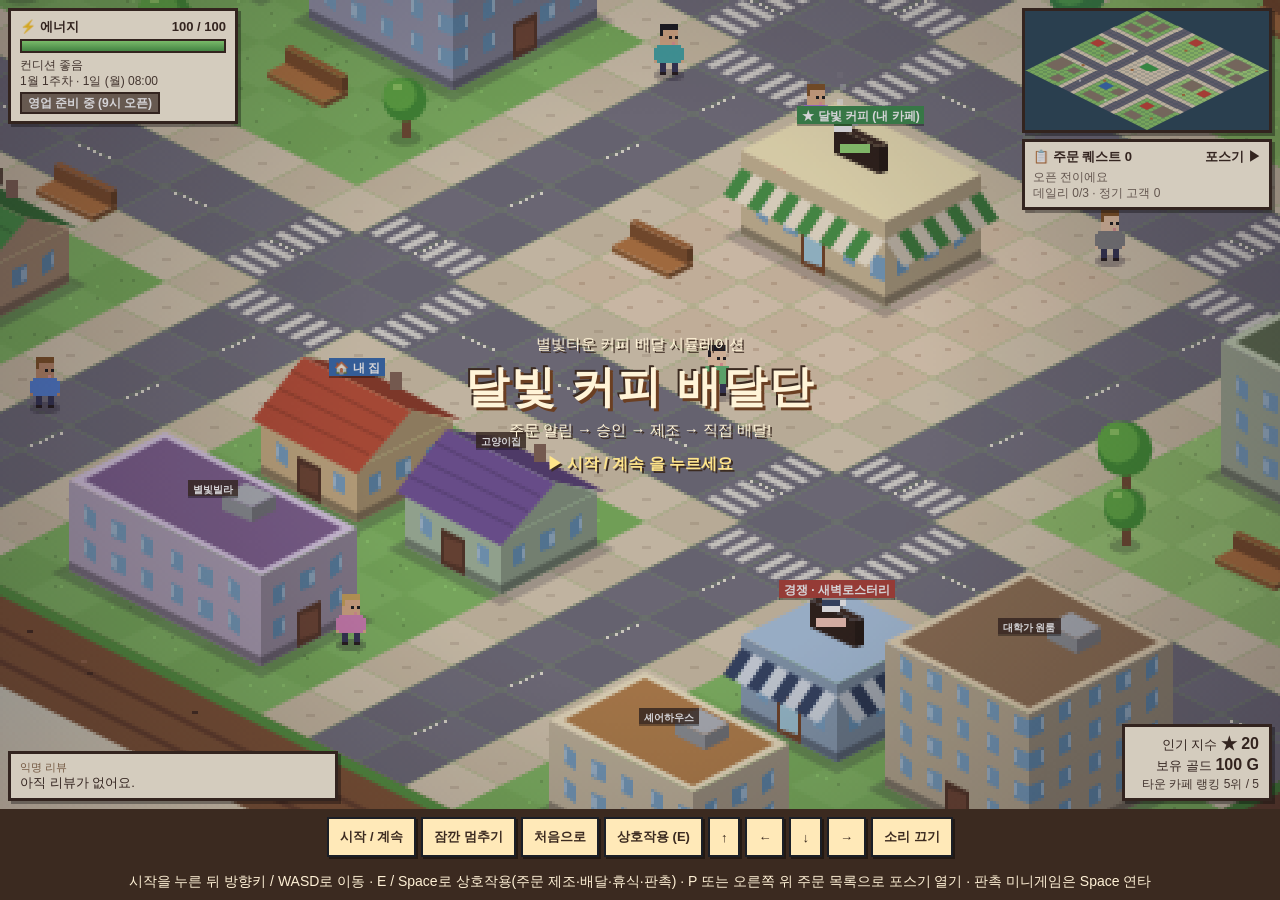
<file: moonlight-coffee.html>
<!doctype html><html lang="ko"><head><meta charset="utf-8"><meta name="viewport" content="width=device-width,initial-scale=1,viewport-fit=cover"><title>달빛 커피 배달단 | 별빛타운</title>
<style>
:root{--ink:#3b2a20;--panel:#fff6e2;--line:#3b2a20;--accent:#e2774a;--ok:#4f9e4c;--bad:#c4473b;--gold:#e8b23a}
*{box-sizing:border-box}
html,body{margin:0;height:100%;background:#2b2236;font-family:"Noto Sans KR","Apple SD Gothic Neo","Malgun Gothic",sans-serif;color:var(--ink);overflow:hidden}
main{height:100vh;height:100dvh;display:flex;flex-direction:column}
#stage{position:relative;flex:1;min-height:0;overflow:hidden;background:#9fd3e8;touch-action:none}
#view{position:absolute;inset:0;width:100%;height:100%;display:block;outline:none;image-rendering:pixelated}
.pix{background:var(--panel);border:3px solid var(--line);box-shadow:3px 3px 0 rgba(0,0,0,.35);border-radius:0}
.hud{position:absolute;z-index:2;font-size:13px;line-height:1.35;word-break:keep-all;overflow-wrap:anywhere}
.tl{top:8px;left:8px;width:min(230px,44vw);padding:7px 9px;pointer-events:none}
.tl .row{display:flex;justify-content:space-between;font-weight:700}
.bar{height:14px;border:2px solid var(--line);background:#4b3c35;margin:3px 0 4px;position:relative;overflow:hidden}
.bar i{display:block;height:100%;width:100%;background:linear-gradient(#8fe07a,#4f9e4c);transition:width .25s}
.bar.tired i{background:linear-gradient(#ffb36b,#d9623b)}
.bar.tired{animation:blink .6s steps(2) infinite}
@keyframes blink{50%{border-color:#d9623b}}
.sub{font-size:12px;opacity:.9}
.badge{display:inline-block;margin-top:3px;padding:1px 6px;font-size:12px;font-weight:700;color:#fff;background:#7a6a5c;border:2px solid var(--line)}
.badge.open{background:var(--ok)}.badge.closed{background:#5a4f8a}
.tr{top:8px;right:8px;width:min(250px,48vw);display:flex;flex-direction:column;gap:6px;align-items:stretch}
#minimap{width:100%;height:auto;aspect-ratio:2/1;display:block;image-rendering:pixelated;background:#2f4a5a;border:3px solid var(--line);box-shadow:3px 3px 0 rgba(0,0,0,.35)}
#questBtn{font:inherit;text-align:left;padding:6px 8px;cursor:pointer;color:var(--ink)}
#questBtn:hover{background:#fffbe8}
#questBtn h4{margin:0 0 3px;font-size:13px;display:flex;justify-content:space-between;gap:6px}
#questBtn ol{margin:0;padding:0;list-style:none}
#questBtn li{font-size:12px;padding:3px 0;border-top:1px dashed #b9a58a}
#questBtn li b{font-size:11px;padding:0 4px;color:#fff;margin-right:3px}
#questBtn .empty{font-size:12px;opacity:.7}
.st-new{background:#d9623b}.st-accepted{background:#8a5a2b}.st-ready{background:#3c7fb2}
#questBtn.flash{animation:qflash .5s 3}
@keyframes qflash{50%{background:#ffe58a;transform:scale(1.03)}}
.bl{left:8px;bottom:8px;width:min(330px,52vw);padding:6px 9px;pointer-events:none;min-height:44px}
.bl .who{font-size:11px;color:#8a6a4a}
.bl .stars{color:#e0a020;letter-spacing:1px}
.bl.pop{animation:rpop .45s ease-out}
@keyframes rpop{0%{transform:translateY(16px);opacity:0}100%{transform:none;opacity:1}}
.br{right:8px;bottom:8px;padding:6px 10px;pointer-events:none;text-align:right;min-width:150px}
.br b{font-size:16px;display:inline-block}
.br .bump{animation:bump .35s}
@keyframes bump{50%{transform:scale(1.35)}}
#toasts{position:absolute;top:8px;left:50%;transform:translateX(-50%);z-index:4;display:flex;flex-direction:column;gap:5px;align-items:center;pointer-events:none;width:min(420px,40vw)}
.toast{padding:6px 12px;font-size:13px;font-weight:700;text-align:center;animation:tin .3s ease-out;word-break:keep-all;overflow-wrap:anywhere}
.toast.good{background:#e6f7d9}.toast.bad{background:#ffe1d6}.toast.info{background:#e2efff}
.toast.out{opacity:0;transition:opacity .4s}
@keyframes tin{from{transform:translateY(-14px) scale(.9);opacity:0}}
#modal{position:absolute;inset:0;z-index:6;display:flex;align-items:center;justify-content:center;padding:12px;background:rgba(30,20,40,.45)}
#modal[hidden]{display:none}
#modal.clear{background:rgba(20,14,30,.18)}
.card{width:min(560px,100%);max-height:100%;overflow:auto;padding:14px 16px;animation:cin .25s ease-out;word-break:keep-all;overflow-wrap:anywhere}
@keyframes cin{from{transform:scale(.92);opacity:0}}
.card h2{margin:0 0 8px;font-size:20px}
.card p{margin:6px 0;font-size:15px;line-height:1.6}
.btns{display:flex;gap:8px;flex-wrap:wrap;margin-top:10px;justify-content:flex-end}
.btn{font:inherit;font-weight:700;font-size:14px;min-height:40px;padding:6px 14px;border:3px solid var(--line);background:#ffe9b8;color:var(--ink);cursor:pointer;box-shadow:3px 3px 0 rgba(0,0,0,.3)}
.btn:active{transform:translate(2px,2px);box-shadow:1px 1px 0 rgba(0,0,0,.3)}
.btn.primary{background:var(--accent);color:#fff}.btn.ok{background:var(--ok);color:#fff}.btn.no{background:#d8cfc4}
.title{text-align:center;word-break:keep-all}
.title h1{font-size:clamp(26px,6vw,44px);margin:4px 0;color:#fff4d8;text-shadow:3px 3px 0 #6b3f22,-2px -2px 0 #3b2a20;letter-spacing:2px}
.title .tag{color:#fff4d8;font-size:15px;text-shadow:2px 2px 0 #3b2a20}
.title .blink{color:#ffe58a;font-weight:700;animation:blink2 1s steps(2) infinite;text-shadow:2px 2px 0 #3b2a20;margin-top:14px}
@keyframes blink2{50%{opacity:.2}}
.intro{width:min(620px,100%)}
.intro .pg{font-size:12px;color:#8a6a4a}
.intro .txt{min-height:5.2em;font-size:16px;line-height:1.7;white-space:pre-wrap}
.keys{display:grid;grid-template-columns:auto 1fr;gap:4px 12px;font-size:14px}
.keys kbd{font:inherit;font-weight:700;background:#3b2a20;color:#fff;padding:0 6px}
.gauge{height:26px;border:3px solid var(--line);background:#4b3c35;position:relative;margin:10px 0}
.gauge .zone{position:absolute;top:0;bottom:0;background:rgba(120,230,110,.55);border-left:2px solid #c8ffb8;border-right:2px solid #c8ffb8}
.gauge .fill{position:absolute;left:0;top:0;bottom:0;background:linear-gradient(#ffd27a,#e2774a)}
.gauge .fill.hot{box-shadow:0 0 12px 3px #ffe58a;background:linear-gradient(#fff2a0,#ffc040)}
.gauge .mark{position:absolute;top:-6px;bottom:-6px;width:6px;margin-left:-3px;background:#fff;border:2px solid var(--line)}
.brewbox{display:flex;gap:12px;align-items:center;flex-wrap:wrap}
.brewbox canvas{width:150px;height:120px;image-rendering:pixelated;background:#3a2c3c;border:3px solid var(--line)}
.brewbox .info{flex:1;min-width:180px}
.msg{font-weight:700;min-height:1.5em;font-size:15px}
.msg.good{color:var(--ok)}.msg.bad{color:var(--bad)}
.hold{width:100%;min-height:52px;font-size:16px;touch-action:none;user-select:none;-webkit-user-select:none}
.pos{width:min(640px,100%);background:#2e3440;border-color:#1b1f27;color:#e8f4e0;padding:10px}
.pos .screen{background:#e8f2dc;color:#1f2a1c;border:3px solid #1b1f27;padding:8px;min-height:240px}
.pos .head{display:flex;justify-content:space-between;gap:8px;flex-wrap:wrap;font-size:13px;margin-bottom:6px;font-weight:700}
.tabs{display:flex;gap:4px;flex-wrap:wrap;margin-bottom:6px}
.tabs button{font:inherit;font-size:13px;font-weight:700;padding:6px 10px;border:2px solid #1b1f27;background:#9aa58e;color:#1f2a1c;cursor:pointer;min-height:36px}
.tabs button.on{background:#e8f2dc}
.olist{display:flex;flex-direction:column;gap:6px}
.order{display:flex;gap:8px;align-items:center;justify-content:space-between;border:2px solid #1b1f27;background:#fff;padding:6px 8px;flex-wrap:wrap}
.order .t{font-size:14px}.order small{display:block;color:#5a6a50}
.order.sub{border-color:#c08a20;background:#fff7dc}
.order .btn{min-height:34px;font-size:13px;padding:3px 10px}
.qrow{border:2px solid #1b1f27;background:#fff;padding:6px 8px;margin-bottom:6px;font-size:14px}
.qrow.done{background:#dff3d0}
.qbar{height:10px;border:2px solid #1b1f27;background:#ccc;margin-top:4px}.qbar i{display:block;height:100%;background:#4f9e4c}
.rv{border-bottom:1px dashed #9aa58e;padding:5px 0;font-size:14px}
.rank{display:grid;grid-template-columns:2.6em 1fr 3.5em;gap:4px 8px;align-items:center;font-size:14px}
.rank .me{font-weight:700;color:#2f7a2c}
.rb{height:12px;background:#c9cfc0}.rb i{display:block;height:100%;background:#c4473b}.rb.me i{background:#4f9e4c}
select{font:inherit;font-size:15px;padding:4px;border:2px solid #1b1f27}
.report td{padding:3px 8px;font-size:15px}.report td:last-child{text-align:right;font-weight:700}
.big{font-size:40px;text-align:center;font-weight:700;margin:6px 0}
.timing{height:30px}
.spark{animation:spark .5s}@keyframes spark{50%{filter:brightness(1.6)}}
nav{flex-shrink:0;display:flex;justify-content:center;gap:5px;flex-wrap:wrap;padding:8px;background:#3b2a20}
nav button{font:inherit;font-size:13px;font-weight:700;border:2px solid #1b1f27;border-radius:0;background:#ffe9b8;color:#3b2a20;padding:9px 11px;cursor:pointer;touch-action:none;box-shadow:2px 2px 0 rgba(0,0,0,.4);min-height:40px}
nav button:active{transform:translate(1px,1px)}
p.guide{flex-shrink:0;font-size:14px;margin:0;padding:6px 10px 8px;color:#fff1d6;background:#3b2a20;text-align:center;white-space:normal;word-break:keep-all;overflow-wrap:anywhere;line-height:1.5}
@media (max-width:640px){
 .hud{font-size:11px}.tl{padding:5px 6px}.sub,.badge,#questBtn li{font-size:10.5px}
 #questBtn h4{font-size:11.5px}.br b{font-size:13px}.br{min-width:0;padding:4px 7px}
 .bl{width:50vw;padding:4px 6px}
 #toasts{top:auto;bottom:70px;width:90vw}
 .toast{font-size:12px}
 nav button{font-size:12px;padding:7px 8px}
 p.guide{font-size:13px}
 .card p{font-size:14px}.intro .txt{font-size:15px}
}
</style></head><body><main>
<div id="stage">
 <canvas id="view" tabindex="0" aria-label="플레이할 게임"></canvas>
 <div class="hud tl pix" id="hudTL"><div class="row"><span>⚡ 에너지</span><span id="enNum">100 / 100</span></div><div class="bar" id="enBar"><i id="enFill"></i></div><div class="sub" id="cond">컨디션 좋음</div><div class="sub" id="clock">1월 1주차 · 월 08:00</div><span class="badge" id="shop">영업 준비 중</span></div>
 <div class="hud tr"><canvas id="minimap" width="240" height="120" aria-label="미니맵"></canvas><button id="questBtn" class="pix" aria-label="주문 목록, 누르면 포스기가 열립니다"></button></div>
 <div class="hud bl pix" id="review"><div class="who">익명 리뷰</div><div>아직 리뷰가 없어요.</div></div>
 <div class="hud br pix"><div>인기 지수 <b id="pop">★ 20</b></div><div>보유 골드 <b id="gold">100 G</b></div><div class="sub" id="rankTxt">타운 랭킹 5위</div></div>
 <div id="toasts"></div>
 <div id="modal" hidden></div>
</div>
<nav><button id="start">시작 / 계속</button><button id="pause">잠깐 멈추기</button><button id="reset">처음으로</button><button id="action">상호작용 (E)</button><button data-dir="0,-1" aria-label="위">↑</button><button data-dir="-1,0" aria-label="왼쪽">←</button><button data-dir="0,1" aria-label="아래">↓</button><button data-dir="1,0" aria-label="오른쪽">→</button><button id="mute">소리 끄기</button></nav>
<p class="guide">시작을 누른 뒤 방향키 / WASD로 이동 · E / Space로 상호작용(주문 제조·배달·휴식·판촉) · P 또는 오른쪽 위 주문 목록으로 포스기 열기 · 판촉 미니게임은 Space 연타</p>
</main><script>
/* 달빛 커피 배달단 — isometric pixel diorama. Canvas 2D + Web Audio only, no dependencies. */
(()=>{
'use strict';
const $=q=>document.querySelector(q);
const TAU=Math.PI*2,TW=32,TH=16,MAP=30,MIN_PER_SEC=4,DAY_START=480;
const rand=(a,b)=>a+Math.random()*(b-a),ri=(a,b)=>Math.floor(rand(a,b+1)),pick=a=>a[Math.floor(Math.random()*a.length)],clamp=(v,a,b)=>Math.max(a,Math.min(b,v));
let seed=20261005;const srand=()=>((seed=seed*16807%2147483647)-1)/2147483646;
const iso=(x,y,z=0)=>[(x-y)*TW/2,(x+y)*TH/2-z];
function shade(hex,k){const n=parseInt(hex.slice(1),16);const c=[n>>16&255,n>>8&255,n&255].map(v=>clamp(Math.round(v*k),0,255));return `rgb(${c[0]},${c[1]},${c[2]})`}
function poly(g,pts,c){g.fillStyle=c;g.beginPath();g.moveTo(pts[0][0],pts[0][1]);for(let i=1;i<pts.length;i++)g.lineTo(pts[i][0],pts[i][1]);g.closePath();g.fill()}
const esc=t=>String(t).replace(/[&<>"]/g,c=>({'&':'&amp;','<':'&lt;','>':'&gt;','"':'&quot;'}[c]));

/* ---------------- DATA ---------------- */
const MENU=[['아메리카노',30,'#4a2c1d'],['카페라떼',38,'#c99b6d'],['카푸치노',38,'#b5845a'],['카라멜마끼야또',45,'#d79a4a'],['바닐라라떼',42,'#e8cf9e'],['초코라떼',40,'#6b3b26'],['말차라떼',44,'#8dbb5a'],['밀크티',40,'#c8a07a'],['녹차',32,'#a6c96a'],['페퍼민트티',32,'#9fd9b0'],['홍차',32,'#a8442a'],['루이보스티',34,'#c4552f']].map(([name,price,color],id)=>({id,name,price,color,tea:id>=7}));
const B=(id,name,kind,x,y,w,d,h,color,door,roof)=>({id,name,kind,x,y,w,d,h,color,door,roof,doorPt:door==='y'?{x:x+w/2,y:y+d+.55}:{x:x+w+.55,y:y+d/2}});
const BUILDINGS=[
 B('tower','별빛타워','office',1,1,3,3,78,'#8fb3c9','y','flat'),B('hanbit','한빛상사','office',5,1,2,3,54,'#c9b48f','y','flat'),
 B('codelab','코드랩스','office',1,5,3,2,40,'#9fc48f','y','flat'),B('studio','픽셀스튜디오','office',5,5,2,2,30,'#d99a8f','y','flat'),
 B('cloud','구름다방','rival',13,1,2,2,26,'#f2e6d0','y','cafe'),
 B('main','별빛대 본관','univ',23,1,4,3,50,'#d8c2a0','y','clock'),B('library','중앙도서관','univ',23,5,3,2,34,'#b9a38a','y','flat'),B('union','학생회관','univ',27,5,2,2,28,'#e0b0a0','y','flat'),
 B('mocha','모카하우스','rival',1,13,2,2,26,'#c9a27a','y','cafe'),B('officetel','별빛오피스텔','res',4,12,3,3,60,'#b8b8d0','x','flat'),
 B('mycafe','달빛 커피','mycafe',13,13,3,2,28,'#f7e1b5','y','cafe'),
 B('dorm','별빛대 기숙사','univ',23,12,3,3,44,'#c7d3b5','y','flat'),B('lattelab','라떼공방','rival',27,13,2,2,26,'#e8c4c4','y','cafe'),
 B('sunapt','햇살아파트','res',1,22,3,4,64,'#e8d0a8','y','flat'),B('houseA','초록지붕집','res',5,23,2,2,18,'#f0c8a0','y','gable'),B('houseB','파랑대문집','res',5,27,2,2,18,'#d0e0f0','x','gable'),
 B('home','내 집','home',13,23,2,2,18,'#f5d6a0','y','gable'),B('houseC','고양이집','res',16,23,2,2,18,'#c8e0c0','y','gable'),B('villa','별빛빌라','res',13,27,4,2,30,'#d8c8e0','x','flat'),
 B('dawn','새벽로스터리','rival',23,23,2,2,26,'#a8c0d8','y','cafe'),B('oneroom','대학가 원룸','res',26,22,3,3,48,'#e0d0b0','y','flat'),B('share','셰어하우스','res',23,27,3,2,30,'#f0e0c0','x','flat')
];
const BY=Object.fromEntries(BUILDINGS.map(b=>[b.id,b]));
const CAFE=BY.mycafe,HOME=BY.home,CUSTOMERS=BUILDINGS.filter(b=>['office','univ','res'].includes(b.kind));
const ROOF={tower:'#5d7890',hanbit:'#8a6a4a',codelab:'#5d7a50',studio:'#a0524a',main:'#8a5a3a',library:'#6a5040',union:'#a05a4a',officetel:'#6a6a8a',dorm:'#6a7a58',sunapt:'#b07a5a',houseA:'#4f9a4a',houseB:'#3c6fb2',home:'#c4553b',houseC:'#7a5aa0',villa:'#8a6a9a',oneroom:'#9a7a5a',share:'#c08a50'};
const AWNING={mycafe:['#4f9e4c','#fff4dc'],cloud:['#7ab0d8','#ffffff'],mocha:['#7a4a2a','#f0d8b0'],lattelab:['#d86a7a','#fff0f0'],dawn:['#3a4a6a','#e0e8f0']};
const BENCHES=[[12.2,16.4,1.2,.5],[14,5,1.2,.5],[16,2.2,.5,1.2],[28.3,1.2,.5,1.2],[5,21.2,1.2,.5],[25,16.6,1.2,.5],[12.2,22.3,.5,1.2],[27,26.4,1.2,.5],[5,16.4,1.2,.5]].map(([x,y,w,d],i)=>({i,x,y,w,d}));
const NAMES={office:['김대리','박과장','이팀장','최인턴','정디자이너','한개발자'],univ:['새내기 지우','조교 민호','김교수님','대학원생 하린','동아리장 태오','유학생 레오'],res:['302호 할머니','재택근무 수진','쌍둥이 엄마 은정','야간근무 동훈','고양이 집사 소라','은퇴한 박선생']};
const GREET=['오늘 날씨 좋네요!','달빛 커피? 들어본 것 같아요.','구름다방 줄이 길더라고요…','배달하시는 거예요? 멋지다!','오늘도 화이팅이에요!','커피 냄새 좋다~'];
const WEEK=['월','화','수','목','금','토','일'];
const TILE={grass:['#8cc56a','#85be63'],park:['#9bd170','#93c968'],lawn:['#a6d67c','#9ccd73'],walk:['#e6d8bd','#dccdb1'],plaza:['#f0dcc0','#e7d1b3'],road:['#7d7a86','#787581']};
function tileType(x,y){const R=[9,10,19,20],S=[8,11,18,21];if(R.includes(x)||R.includes(y))return 'road';if(S.includes(x)||S.includes(y))return 'walk';if(x>=12&&x<=17&&y>=12&&y<=17)return 'plaza';if(x>=12&&x<=17&&y<=7)return 'park';if(x>=22&&y<=17)return 'lawn';return 'grass'}
function inBox(x,y,b,m){return x>b.x-m&&x<b.x+b.w+m&&y>b.y-m&&y<b.y+b.d+m}
const TREES=[];
for(let y=0;y<MAP;y++)for(let x=0;x<MAP;x++){const t=tileType(x,y);if(!['grass','park','lawn'].includes(t))continue;const r=srand();if(r>(t==='park'?.45:.32))continue;const tx=x+.5,ty=y+.5;
 if(BUILDINGS.some(b=>inBox(tx,ty,b,.9)))continue;if(BENCHES.some(b=>inBox(tx,ty,b,.9)))continue;if(BUILDINGS.some(b=>Math.hypot(b.doorPt.x-tx,b.doorPt.y-ty)<1.8))continue;if(TREES.some(q=>Math.hypot(q.x-tx,q.y-ty)<1.4))continue;
 TREES.push({x:tx,y:ty,r:.3,s:.85+srand()*.4,c:srand()<.5?0:1})}
const SOLIDS=[...BUILDINGS,...BENCHES];

/* ---------------- AUDIO (Web Audio synth) ---------------- */
const A={ctx:null,muted:false,bgmOn:false,
 init(){if(this.ctx){if(this.ctx.state==='suspended')this.ctx.resume();return}const AC=window.AudioContext||window.webkitAudioContext;if(!AC)return;const c=this.ctx=new AC();
  this.master=c.createGain();this.master.gain.value=this.muted?0:.8;this.master.connect(c.destination);
  this.sfx=c.createGain();this.sfx.gain.value=.9;this.sfx.connect(this.master);this.bgm=c.createGain();this.bgm.gain.value=.3;this.bgm.connect(this.master);
  const nb=this.nbuf=c.createBuffer(1,c.sampleRate,c.sampleRate),d=nb.getChannelData(0);for(let i=0;i<d.length;i++)d[i]=Math.random()*2-1},
 tone(f,dur,o={}){const c=this.ctx;if(!c)return;const t=o.at??c.currentTime+(o.delay||0),os=c.createOscillator(),g=c.createGain();os.type=o.type||'square';os.frequency.setValueAtTime(f,t);if(o.slide)os.frequency.exponentialRampToValueAtTime(Math.max(20,o.slide),t+dur);
  g.gain.setValueAtTime(0,t);g.gain.linearRampToValueAtTime(o.vol??.1,t+(o.attack||.005));g.gain.exponentialRampToValueAtTime(.0001,t+dur);os.connect(g).connect(o.dest||this.sfx);os.start(t);os.stop(t+dur+.03)},
 noise(dur,o={}){const c=this.ctx;if(!c)return;const t=o.at??c.currentTime+(o.delay||0),src=c.createBufferSource(),f=c.createBiquadFilter(),g=c.createGain();src.buffer=this.nbuf;src.loop=true;f.type=o.type||'bandpass';f.frequency.setValueAtTime(o.freq||1000,t);if(o.slide)f.frequency.exponentialRampToValueAtTime(o.slide,t+dur);f.Q.value=o.q||1;
  g.gain.setValueAtTime(0,t);g.gain.linearRampToValueAtTime(o.vol??.15,t+(o.attack||.005));g.gain.exponentialRampToValueAtTime(.0001,t+dur);src.connect(f).connect(g).connect(o.dest||this.sfx);src.start(t,Math.random()*.5);src.stop(t+dur+.03)},
 seq(notes,step,o={}){notes.forEach((n,i)=>n&&this.tone(n,o.dur||step*1.2,{...o,delay:(o.delay||0)+i*step}))},
 play(n,v=0){if(!this.ctx||this.muted)return;switch(n){
  case 'click':this.tone(700,.05,{vol:.05});break;
  case 'step':this.noise(.05,{type:'lowpass',freq:v?520:420,vol:.05});break;
  case 'bump':this.tone(120,.14,{type:'sine',slide:55,vol:.3});this.noise(.08,{type:'lowpass',freq:300,vol:.15});break;
  case 'order':this.tone(1046,.3,{type:'triangle',vol:.18});this.tone(784,.45,{type:'triangle',vol:.18,delay:.17});break;
  case 'approve':this.seq([523,659,784,1046],.06,{vol:.07});break;
  case 'reject':this.tone(320,.18,{slide:160,vol:.07});break;
  case 'pos':this.tone(1318,.06,{type:'sine',vol:.12});this.tone(1760,.09,{type:'sine',vol:.12,delay:.06});break;
  case 'perfect':this.seq([1318,1568,2093,2637],.055,{type:'triangle',vol:.12});this.noise(.3,{type:'highpass',freq:6000,vol:.05});break;
  case 'good':this.seq([880,1174],.07,{type:'triangle',vol:.12});break;
  case 'fail':this.tone(240,.32,{type:'sawtooth',slide:110,vol:.08});break;
  case 'spill':this.noise(.4,{type:'lowpass',freq:1200,slide:300,vol:.2});this.tone(200,.3,{type:'sawtooth',slide:90,vol:.06});break;
  case 'coin':this.tone(1567,.08,{vol:.08});this.tone(2093,.3,{vol:.08,delay:.07});break;
  case 'deliver':this.play('coin');this.seq([523,659,784,1046,0,1318],.08,{type:'triangle',vol:.12,delay:.12});break;
  case 'late':this.seq([392,330,262],.2,{type:'triangle',vol:.12});break;
  case 'bench':[523,659,784].forEach((f,i)=>this.tone(f,1.1,{type:'sine',vol:.07,attack:.2,delay:i*.08}));this.noise(.8,{type:'lowpass',freq:800,slide:200,vol:.05,attack:.3});break;
  case 'sleep':this.seq([784,659,523,392,523,392],.32,{type:'sine',vol:.1,dur:.5});break;
  case 'mash':this.tone(260+v*9,.07,{vol:.07});this.noise(.03,{type:'highpass',freq:3000,vol:.04});break;
  case 'hit':this.tone(1046,.1,{vol:.09});this.tone(1568,.14,{vol:.09,delay:.05});break;
  case 'miss':this.tone(170,.18,{type:'sawtooth',vol:.08});break;
  case 'promoOk':this.seq([523,659,784,1046,784,1046,1318],.09,{vol:.09});this.noise(.6,{type:'highpass',freq:5000,vol:.08,delay:.45});break;
  case 'promoNo':this.tone(392,.8,{type:'sawtooth',slide:150,vol:.08});break;
  case 'quest':this.seq([784,988,1175,1568],.08,{type:'triangle',vol:.13});break;
  case 'review':this.tone(1200,.06,{type:'sine',vol:.08});this.tone(1600,.1,{type:'sine',vol:.08,delay:.05});break;
  case 'warn':this.tone(880,.1,{vol:.08});this.tone(880,.1,{vol:.08,delay:.16});break;
  case 'type':this.tone(1300+Math.random()*300,.025,{vol:.025});break;
  case 'toast':this.tone(988,.08,{type:'triangle',vol:.07});break;
  case 'greet':this.seq([660,880],.07,{type:'sine',vol:.1});break;
  case 'fanfare':this.seq([523,523,523,698,0,880,0,1046],.11,{vol:.09,dur:.2});this.seq([262,0,0,349,0,440,0,523],.11,{type:'triangle',vol:.1,dur:.2});break;
  case 'open':this.seq([659,784,988,1318],.09,{type:'triangle',vol:.12});break;
  case 'start':this.seq([392,523,659,784,1046],.07,{vol:.08});break;
 }},
 loop(kind){/* continuous charging sound for brewing: hot=steam hiss, ice=ice rattle */
  const c=this.ctx;if(!c||this.muted)return {set(){},stop(){}};const out=c.createGain();out.gain.value=0;out.connect(this.sfx);const nodes=[];
  const osc=c.createOscillator(),og=c.createGain();osc.type='sine';osc.frequency.value=300;og.gain.value=.03;osc.connect(og).connect(out);osc.start();nodes.push(osc);
  let src,f;if(kind==='hot'){src=c.createBufferSource();src.buffer=this.nbuf;src.loop=true;f=c.createBiquadFilter();f.type='bandpass';f.frequency.value=3500;f.Q.value=.8;
   const lfo=c.createOscillator(),lg=c.createGain(),trem=c.createGain();lfo.frequency.value=16;lg.gain.value=.35;trem.gain.value=.65;lfo.connect(lg).connect(trem.gain);src.connect(f).connect(trem).connect(out);src.start();lfo.start();nodes.push(src,lfo)}
  else{src=c.createBufferSource();src.buffer=this.nbuf;src.loop=true;f=c.createBiquadFilter();f.type='lowpass';f.frequency.value=500;const rg=c.createGain();rg.gain.value=.25;src.connect(f).connect(rg).connect(out);src.start();nodes.push(src)}
  let acc=0,lastT=c.currentTime;const self=this;
  return {set(l){const t=c.currentTime;out.gain.setTargetAtTime(.25+l*.9,t,.03);osc.frequency.setTargetAtTime(240+l*820,t,.03);if(kind==='hot')f.frequency.setTargetAtTime(2500+l*5000,t,.05);
    else{acc+=t-lastT;const gap=.11-l*.07;while(acc>gap){acc-=gap;const fr=rand(1800,4200);self.tone(fr,.06,{type:'sine',vol:.05+l*.09});self.noise(.025,{type:'bandpass',freq:fr*1.6,q:4,vol:.06+l*.06})}}lastT=t},
   stop(){out.gain.setTargetAtTime(0,c.currentTime,.04);setTimeout(()=>nodes.forEach(n=>{try{n.stop()}catch(e){}}),300)}}},
 startBgm(){if(!this.ctx||this.bgmOn)return;this.bgmOn=true;this.bStep=0;this.bNext=this.ctx.currentTime+.08;this.bTimer=setInterval(()=>this.sched(),40)},
 stopBgm(){this.bgmOn=false;clearInterval(this.bTimer)},
 sched(){const c=this.ctx,spb=60/126/4;if(this.bNext<c.currentTime)this.bNext=c.currentTime+.02;while(this.bNext<c.currentTime+.16){if(!this.muted)this.bgmStep(this.bStep,this.bNext);this.bNext+=spb;this.bStep=(this.bStep+1)%128}},
 bgmStep(i,t){const D=this.bgm,bar=Math.floor(i/16)%8,s=i%16,ch=[0,1,2,3,0,1,2,4][bar];
  const CH=[[261.6,329.6,392],[220,261.6,329.6],[174.6,220,261.6],[196,246.9,293.7],[196,246.9,349.2]][ch],ROOT=[130.8,110,87.3,98,98][ch];
  if(s%4===0){const o=this.ctx.createOscillator(),g=this.ctx.createGain();o.type='sine';o.frequency.setValueAtTime(150,t);o.frequency.exponentialRampToValueAtTime(45,t+.14);g.gain.setValueAtTime(.55,t);g.gain.exponentialRampToValueAtTime(.001,t+.16);o.connect(g).connect(D);o.start(t);o.stop(t+.2)}
  if(s===4||s===12)this.noise(.12,{at:t,type:'bandpass',freq:1600,q:.7,vol:.22,dest:D});
  if(s%2===1)this.noise(.03,{at:t,type:'highpass',freq:7500,vol:s%4===3?.09:.05,dest:D});
  if([0,3,6,8,10,11,14].includes(s))this.tone(ROOT*(s===11?2:1),.13,{at:t,type:'square',vol:.07,dest:D});
  if([2,6,10,14].includes(s))CH.forEach(f=>this.tone(f*2,.09,{at:t,type:'triangle',vol:.025,dest:D}));
  const MEL=[[5,0,3,0,2,0,1,0,2,0,3,0,0,0,0,0],[1,0,2,0,3,0,0,5,0,0,3,0,2,0,0,0],[6,0,5,0,3,0,0,2,0,3,0,0,1,0,0,0],[2,0,0,3,0,2,0,1,0,0,7,0,0,0,0,0],[5,0,3,0,2,0,1,0,2,0,3,0,5,0,6,0],[8,0,6,0,5,0,3,0,5,0,0,6,0,5,0,0],[6,0,5,0,3,0,2,0,3,0,0,1,0,0,0,0],[2,0,3,0,5,0,0,7,0,0,8,0,0,0,0,0]][bar];
  const SC=[0,523.3,587.3,659.3,698.5,784,880,987.8,1046.5];if(MEL[s])this.tone(SC[MEL[s]],.16,{at:t,type:'square',vol:.035,dest:D})},
 setMute(m){this.muted=m;if(this.master)this.master.gain.setTargetAtTime(m?0:.8,this.ctx.currentTime,.05)}
};

/* ---------------- STATE ---------------- */
let s;
function makeNPCs(){const cols=['#e06a5a','#5a8ae0','#e0b04a','#6ac07a','#b07ae0','#4ab0b0','#e08ac0','#8a8a8a'],out=[];
 for(let i=0;i<9;i++){const home=pick(CUSTOMERS);let p;do{p={x:rand(1,29),y:rand(1,29)}}while(blocked(p.x,p.y,.3));
  out.push({x:p.x,y:p.y,vx:0,vy:0,tx:p.x,ty:p.y,face:1,back:false,walk:0,moving:false,wait:rand(0,3),home:home.id,name:pick(NAMES[home.kind]),shirt:cols[i%cols.length],hair:pick(['#3a2418','#1e1e24','#8a5a2a','#d8b060']),skin:pick(['#f6d2b0','#e8b890','#c99470']),promo:0,subbed:false,stuck:0,say:null})}return out}
function newGame(){return {status:'ready',modal:null,day:0,min:DAY_START,hours:{open:9,close:18},nextHours:null,energy:100,gold:100,pop:20,
 p:{x:HOME.doorPt.x,y:HOME.doorPt.y+.2,vx:0,vy:0,face:1,back:false,walk:0,moving:false,sit:0},orders:[],seq:0,nextOrder:4,reviews:[],reviewT:6,subs:[],quests:makeQuests(),
 rivals:[{name:'구름다방',id:'cloud',pop:110,g:3.4},{name:'모카하우스',id:'mocha',pop:85,g:3},{name:'라떼공방',id:'lattelab',pop:60,g:2.6},{name:'새벽로스터리',id:'dawn',pop:40,g:2.2}],
 npcs:null,parts:[],floats:[],shake:0,today:{deliv:0,gold:0,pop:0,late:0,promo:0},mood:[],opened:false,closed:false,tiredWarned:false,passOut:false,benchCd:{},bumpCd:0,stepT:0,
 introPage:0,introChars:0,t:0,bestRank:null,hint:{},promoCd:8}}
function makeQuests(){const pool=[['deliver',ri(3,5),'배달 {n}건 완료하기'],['ice',ri(2,3),'아이스 메뉴 {n}잔 배달'],['hot',ri(2,3),'핫 메뉴 {n}잔 배달'],['perfect',ri(2,3),'완벽한 제조 {n}회'],['ontime',ri(2,4),'늦지 않게 배달 {n}건'],['promo',1,'정기 배달 판촉 1회 성공'],['bench',1,'벤치에서 1번 쉬기'],['tea',2,'티 메뉴 {n}잔 배달']];
 const q=[];while(q.length<3){const c=pick(pool);if(!q.some(x=>x.k===c[0]))q.push({k:c[0],n:c[1],t:c[2].replace('{n}',c[1]),have:0,done:false,gold:ri(20,40),pop:ri(1,3)})}return q}
const isOpen=()=>s.opened&&!s.closed;
const fmt=m=>{m=Math.floor(m);return String(Math.floor(m/60)%24).padStart(2,'0')+':'+String(m%60).padStart(2,'0')};
const dateTxt=()=>{const md=s.day%28;return `${Math.floor(s.day/28)+1}월 ${Math.floor(md/7)+1}주차 · ${md+1}일 (${WEEK[md%7]})`};
function ranking(){return [...s.rivals.map(r=>({name:r.name,pop:r.pop,me:false})),{name:'달빛 커피',pop:s.pop,me:true}].sort((a,b)=>b.pop-a.pop)}
const myRank=()=>ranking().findIndex(r=>r.me)+1;

/* ---------------- PHYSICS ---------------- */
function blocked(x,y,r){if(x<r||y<r||x>MAP-r||y>MAP-r)return true;
 for(const b of SOLIDS)if(x+r>b.x&&x-r<b.x+b.w&&y+r>b.y&&y-r<b.y+b.d)return true;
 for(const t of TREES)if(Math.hypot(t.x-x,t.y-y)<r+t.r)return true;return false}
function moveBody(e,dt,ix,iy,max,r){/* screen-relative input -> isometric world axes, smoothed acceleration, axis-separated collision */
 let dx=ix+iy,dy=-ix+iy;const l=Math.hypot(dx,dy);if(l>0){dx/=l;dy/=l}
 const k=Math.min(1,dt*(l?11:14));e.vx+=(dx*max-e.vx)*k;e.vy+=(dy*max-e.vy)*k;
 let hit=false;const nx=e.x+e.vx*dt;if(!blocked(nx,e.y,r))e.x=nx;else{hit=Math.abs(e.vx)>1.4;e.vx=0}
 const ny=e.y+e.vy*dt;if(!blocked(e.x,ny,r))e.y=ny;else{hit=hit||Math.abs(e.vy)>1.4;e.vy=0}
 const sp=Math.hypot(e.vx,e.vy);e.moving=sp>.25;if(e.moving){const sx=e.vx-e.vy,sy=e.vx+e.vy;if(Math.abs(sx)>.2)e.face=sx>0?1:-1;e.back=sy<-.2;e.walk+=dt*sp*.9}
 return hit}

/* ---------------- FX ---------------- */
function emit(kind,wx,wy,z,n,o={}){const [sx,sy]=iso(wx,wy);for(let i=0;i<n;i++){const a=rand(0,TAU),sp=rand(o.min??10,o.max??40);
 s.parts.push({kind,x:sx+rand(-(o.spread??3),o.spread??3),y:sy,z:z+rand(0,o.zr??2),vx:Math.cos(a)*sp,vy:Math.sin(a)*sp*.5,vz:rand(o.up??20,o.up2??60),g:o.g??90,life:0,max:rand(o.life??.6,o.life2??1.1),c:o.c?(Array.isArray(o.c)?pick(o.c):o.c):'#fff',size:o.size??1})}}
function float(wx,wy,text,c='#fff',z=34){s.floats.push({x:wx,y:wy,z,text,c,life:0})}
function toast(text,kind='info'){const box=$('#toasts');const d=document.createElement('div');d.className='toast pix '+kind;d.textContent=text;box.appendChild(d);while(box.children.length>3)box.firstChild.remove();setTimeout(()=>d.classList.add('out'),2600);setTimeout(()=>d.remove(),3100);A.play('toast')}
function bumpEl(id){const e=$(id);e.classList.remove('bump');void e.offsetWidth;e.classList.add('bump')}
function flashQuest(){const q=$('#questBtn');q.classList.remove('flash');void q.offsetWidth;q.classList.add('flash')}
function addGold(n){s.gold+=n;s.today.gold+=n;bumpEl('#gold')}
function addPop(n){s.pop=Math.max(0,s.pop+n);s.today.pop+=n;bumpEl('#pop');s.mood.push(Math.sign(n));if(s.mood.length>8)s.mood.shift()}
function setEnergy(v){const was=s.energy;s.energy=clamp(v,0,100);if(was>20&&s.energy<=20&&!s.tiredWarned){s.tiredWarned=true;A.play('warn');toast('피곤해요… 이동 속도가 느려져요. 벤치나 집에서 쉬세요!','bad');emit('drop',s.p.x,s.p.y,22,6,{c:'#7ac8ff',up:20,up2:40})}if(s.energy>20)s.tiredWarned=false;if(s.energy>was+.5){const e=$('#enBar');e.classList.remove('spark');void e.offsetWidth;e.classList.add('spark')}}
function quest(k,n=1){for(const q of s.quests){if(q.k!==k||q.done)continue;q.have=Math.min(q.n,q.have+n);if(q.have>=q.n){q.done=true;addGold(q.gold);addPop(q.pop);A.play('quest');toast(`데일리 퀘스트 완료! ${q.t} (+${q.gold}G, 인기 +${q.pop})`,'good');emit('confetti',s.p.x,s.p.y,30,26,{c:['#ffd24a','#ff7a7a','#7ad0ff','#9be07a','#d79aff'],up:50,up2:110,g:120,life:1,life2:1.6})}}}

/* ---------------- ORDERS ---------------- */
const tempName=o=>(o.temp==='hot'?'HOT ':'ICE ')+MENU[o.m].name;
function spawnOrder(sub){const site=sub?BY[sub.site]:pick(CUSTOMERS),m=pick(MENU),temp=Math.random()<.5?'hot':'ice';
 const o={id:++s.seq,m:m.id,temp,who:sub?sub.name:pick(NAMES[site.kind]),site:site.id,price:m.price+(temp==='ice'?4:0),created:s.min,status:sub?'accepted':'new',sub:!!sub,due:sub?s.min+180:0,quality:null};
 s.orders.push(o);A.play('order');flashQuest();toast(sub?`정기 배달 주문: ${o.who} · ${tempName(o)} (자동 승인)`:`🔔 새 주문! ${o.who} (${site.name}) · ${tempName(o)}`,'info');
 if(!s.hint.order&&!sub){s.hint.order=1;setTimeout(()=>toast('오른쪽 위 주문 목록(또는 P)을 눌러 포스기에서 주문을 승인하세요','info'),900)}return o}
function approve(o){if(o.status!=='new')return;o.status='accepted';o.due=s.min+150;A.play('approve');emit('star',CAFE.doorPt.x,CAFE.doorPt.y,30,10,{c:'#9be07a'});
 if(!s.hint.brew){s.hint.brew=1;toast('달빛 커피 카운터(초록 표시) 앞에서 E를 눌러 메뉴를 만드세요','info')}}
function reject(o){s.orders=s.orders.filter(x=>x!==o);addPop(-1);A.play('reject');toast(`주문 거절 · ${o.who} (인기 -1)`,'bad')}
const carrying=()=>s.orders.filter(o=>o.status==='ready').length;

/* ---------------- INTERACTION ---------------- */
function nearInteract(){const P=s.p;let best=null;const near=(x,y,r,o)=>{const d=Math.hypot(P.x-x,P.y-y);if(d<r&&(!best||d<best.d))best={...o,d}};
 const toBrew=s.orders.filter(o=>o.status==='accepted').length;
 near(CAFE.doorPt.x,CAFE.doorPt.y,1.4,{k:'cafe',label:toBrew&&carrying()<4?`메뉴 만들기 (${toBrew})`:'포스기 보기'});
 for(const b of CUSTOMERS){const n=s.orders.filter(o=>o.status==='ready'&&o.site===b.id).length;if(n)near(b.doorPt.x,b.doorPt.y,1.4,{k:'deliver',b,label:`배달하기 (${n}잔)`})}
 for(const bn of BENCHES)near(bn.x+bn.w/2,bn.y+bn.d/2,1.15,{k:'bench',bn,label:(s.benchCd[bn.i]||0)>s.min?'벤치 (잠시 후 다시)':'벤치에서 쉬기 (+5)'});
 near(HOME.doorPt.x,HOME.doorPt.y,1.4,{k:'home',label:s.closed?'집에서 쉬기 (하루 마무리)':'집 (영업 종료 후 쉬기)'});
 for(const n of s.npcs)near(n.x,n.y,1.2,{k:'npc',n,label:n.promo>0?'판촉하기!':'인사하기'});
 return best}
function interact(){const P=s.p;if(P.sit>0)return;const t=nearInteract();
 if(!t){emit('px',P.x,P.y,4,5,{c:'#d8c8a8'});A.play('click');toast('가까이에 상호작용할 곳이 없어요','info');return}
 if(t.k==='cafe'){const next=s.orders.find(o=>o.status==='accepted');if(next&&carrying()<4)openBrew();else{if(next)toast('한 번에 4잔까지만 들 수 있어요. 먼저 배달하세요!','bad');openPOS('orders')}}
 else if(t.k==='deliver')deliver(t.b);
 else if(t.k==='bench'){const bn=t.bn;if((s.benchCd[bn.i]||0)>s.min){A.play('click');emit('px',P.x,P.y,10,4,{c:'#ccc'});toast('방금 쉬었던 벤치예요. 잠시 후 다시 쉴 수 있어요','info');return}
  s.benchCd[bn.i]=s.min+60;P.sit=1.6;P.x=bn.x+bn.w/2;P.y=bn.y+bn.d/2+.01;P.vx=P.vy=0;setEnergy(s.energy+5);A.play('bench');float(P.x,P.y,'에너지 +5','#9be07a');emit('z',P.x,P.y,26,3,{c:'#fff',up:10,up2:20,g:-6,life:1.2,life2:1.8,min:4,max:8});emit('heart',P.x,P.y,18,5,{c:'#ff8aa0',g:20});quest('bench')}
 else if(t.k==='home'){if(!s.closed){A.play('click');toast(`아직 영업시간이에요 (${s.hours.close}시 마감). 마감 후 집에서 쉬세요`,'info');emit('px',P.x,P.y,8,5,{c:'#f5d6a0'});return}goSleep(false)}
 else if(t.k==='npc'){const n=t.n;if(n.promo>0){openPromo({who:n.name,site:n.home,npc:n})}else{n.say={text:pick(GREET),t:2.4};n.face=P.x<n.x?-1:1;A.play('greet');emit('heart',n.x,n.y,26,4,{c:'#ff8aa0',g:15})}}}
function deliver(b){const list=s.orders.filter(o=>o.status==='ready'&&o.site===b.id);let total=0,offer=null;const late=list.some(o=>s.min>o.due);
 for(const o of list){const lt=s.min>o.due;let pay=lt?Math.round(o.price*.6):o.price+(o.quality==='perfect'?10:0);if(o.sub)pay=Math.round(pay*1.5);total+=pay;
  addPop(lt?-1:(o.quality==='perfect'?2:1)+(o.sub?1:0));s.today.deliv++;if(lt)s.today.late++;
  quest('deliver');quest(o.temp);if(MENU[o.m].tea)quest('tea');if(!lt)quest('ontime');
  if(!o.sub&&!offer&&!s.subs.some(x=>x.name===o.who)&&Math.random()<.4)offer={who:o.who,site:o.site}}
 s.orders=s.orders.filter(o=>!list.includes(o));addGold(total);const D=b.doorPt;
 emit('coin',D.x,D.y,20,14+list.length*4,{c:'#ffd24a',up:60,up2:110,g:160});emit('heart',D.x,D.y,26,5,{c:'#ff7a9a'});s.shake=3;
 float(D.x,D.y,`+${total}G`,'#ffe066',40);if(late){A.play('late');float(D.x,D.y,'늦었어요…','#ff9a8a',58);emit('cloud',D.x,D.y,40,6,{c:'#9a9aaa',g:-4,min:3,max:10})}else A.play('deliver');
 toast(late?`배달 완료 (지각) · +${total}G`:`배달 완료! ${list[0].who}: "고마워요!" +${total}G`,late?'bad':'good');
 if(offer)setTimeout(()=>{if(s.status==='playing'&&!s.modal)openPromo(offer)},500)}

/* ---------------- MODALS ---------------- */
const M=$('#modal');
function showModal(html,cls=''){M.innerHTML=html;M.className=cls;M.hidden=false}
function closeModal(){if(s.modal&&s.modal.loop)s.modal.loop.stop();s.modal=null;M.hidden=true;M.innerHTML='';M.style.background='';$('#view').focus()}
function showTitle(){s.modal={type:'title'};showModal(`<div class="title"><div class="tag">별빛타운 커피 배달 시뮬레이션</div><h1>달빛 커피 배달단</h1><div class="tag">주문 알림 → 승인 → 제조 → 직접 배달!</div><div class="blink">▶ 시작 / 계속 을 누르세요</div></div>`,'clear')}
const INTRO=[
 ['별빛타운','회사와 대학, 아파트가 옹기종기 모인 작은 동네, 별빛타운.\n아침이면 출근하는 직장인, 강의실로 뛰는 학생, 산책 나온 주민들로 골목이 북적입니다.'],
 ['달빛 커피','동네 한가운데에는 할머니가 40년 동안 지켜온 작은 카페 \'달빛 커피\'가 있어요.\n그리고 오늘, 그 가게 열쇠가 당신에게 넘어왔습니다.'],
 ['꼴찌 카페','문제는… 손님이 오지 않는다는 것.\n구름다방, 모카하우스, 라떼공방, 새벽로스터리.\n쟁쟁한 카페들 사이에서 달빛 커피의 타운 랭킹은 꼴찌입니다.'],
 ['결심','손님이 오지 않으면, 내가 간다!\n포스기에 주문이 뜨면 승인하고, 직접 만들고, 두 발로 뛰어 배달하는 거예요.'],
 ['목표','4주마다 별빛타운 카페 랭킹이 발표됩니다. 목표는 1위!\n배달하며 만난 주민에게 정기 배달을 판촉하면 단골이 늘어요.\n단, 에너지는 100. 벤치와 집에서 꼭 쉬어야 해요.'],
 ['조작법','']];
function showIntro(){const [h]=INTRO[s.introPage],last=s.introPage===INTRO.length-1;s.modal={type:'intro'};
 const body=last?`<div class="keys"><kbd>방향키 / WASD</kbd><span>이동 (화면 아래 화살표 버튼도 가능)</span><kbd>E / Space</kbd><span>상호작용: 메뉴 제조 · 배달 · 벤치 휴식 · 판촉 · 인사</span><kbd>P / Tab</kbd><span>포스기 열기 (오른쪽 위 주문 목록을 눌러도 열려요)</span><kbd>Space 길게</kbd><span>제조 게이지 충전 → 초록 구간에서 떼기</span><kbd>Space 연타</kbd><span>판촉 열정 게이지 채우기</span><kbd>Esc</kbd><span>창 닫기</span></div>`:`<div class="txt" id="itxt"></div>`;
 showModal(`<div class="card pix intro"><div class="pg">프롤로그 ${s.introPage+1} / ${INTRO.length}</div><h2>${h}</h2>${body}<div class="btns"><button class="btn no" data-act="skip">건너뛰기</button><button class="btn primary" data-act="next">${last?'영업 시작!':'다음 ▶'}</button></div></div>`,'clear');
 s.introChars=last?999:0}
function introNext(){const txt=INTRO[s.introPage][1];if(s.introChars<txt.length){s.introChars=txt.length;return}A.play('click');if(s.introPage<INTRO.length-1){s.introPage++;showIntro()}else beginPlay()}
function beginPlay(){closeModal();s.status='playing';A.play('start');A.startBgm();toast('1일차 아침! 집에서 출발해 달빛 커피로 가 보세요','info');setTimeout(()=>s.status==='playing'&&toast(`영업시간은 ${s.hours.open}시~${s.hours.close}시 (포스기에서 변경 가능)`,'info'),2800)}

function openPOS(tab='orders'){s.modal={type:'pos',tab};A.play('pos');renderPOS()}
function renderPOS(){const m=s.modal,tab=m.tab,T=(k,l)=>`<button data-act="tab" data-tab="${k}" class="${tab===k?'on':''}">${l}</button>`;let body='';
 if(tab==='orders'){const act=s.orders;body=act.length?`<div class="olist">${act.map(o=>{const b=BY[o.site],left=o.status==='new'?90-(s.min-o.created):o.due-s.min;
  return `<div class="order ${o.sub?'sub':''}"><div class="t"><b>#${o.id} ${esc(tempName(o))}</b> ${o.sub?'⭐정기':''}<small>주문자 ${esc(o.who)} · ${esc(b.name)} · ${o.price}G${o.sub?' ×1.5':''} · ${o.status==='new'?`승인 대기 ${Math.max(0,Math.round(left))}분`:left>=0?`배달까지 ${Math.round(left)}분`:'지각 중!'}</small></div>
  <div>${o.status==='new'?`<button class="btn ok" data-act="approve" data-id="${o.id}">승인</button> <button class="btn no" data-act="reject" data-id="${o.id}">거절</button>`:o.status==='accepted'?'<b>☕ 카운터에서 제조</b>':'<b>🚶 배달 중</b>'}</div></div>`}).join('')}</div>`:`<p>${isOpen()?'아직 들어온 주문이 없어요. 곧 알림이 올 거예요!':s.closed?'오늘 영업이 끝났어요. 집에 가서 쉬세요.':`영업 시작 전이에요 (${s.hours.open}시 오픈).`}</p>`}
 else if(tab==='quests'){body=s.quests.map(q=>`<div class="qrow ${q.done?'done':''}">${q.done?'✅':'⬜'} ${esc(q.t)} <small>(보상 ${q.gold}G · 인기 +${q.pop})</small><div class="qbar"><i style="width:${q.have/q.n*100}%"></i></div></div>`).join('')+`<p><b>정기 배달 고객 ${s.subs.length}명</b>${s.subs.length?': '+s.subs.map(x=>esc(x.name)).join(', '):' — 배달 후 또는 거리의 주민(!)에게 판촉해 보세요.'}</p>`}
 else if(tab==='reviews'){body=s.reviews.length?s.reviews.map(r=>`<div class="rv"><span style="color:#d09010">${'★'.repeat(r.st)}${'☆'.repeat(5-r.st)}</span> <small>${r.who} · ${r.time}</small><br>${esc(r.text)}</div>`).join(''):'<p>아직 리뷰가 없어요.</p>'}
 else if(tab==='rank'){const r=ranking(),mx=Math.max(...r.map(x=>x.pop));body=`<div class="rank">${r.map((x,i)=>`<b>${i+1}위</b><div class="${x.me?'me':''}">${esc(x.name)}${x.me?' (나)':''}<div class="rb ${x.me?'me':''}"><i style="width:${x.pop/mx*100}%"></i></div></div><span>★${Math.round(x.pop)}</span>`).join('')}</div><p>월말(${28-s.day%28}일 남음)에 인기 지수로 순위가 확정돼요.</p>`}
 else if(tab==='hours'){const nh=s.nextHours||s.hours,o=[7,8,9,10,11,12].map(h=>`<option ${nh.open===h?'selected':''}>${h}</option>`).join(''),c=[15,16,17,18,19,20,21,22,23].map(h=>`<option ${nh.close===h?'selected':''}>${h}</option>`).join('');
  body=`<p>오늘 영업시간: <b>${s.hours.open}시 ~ ${s.hours.close}시</b>${s.nextHours?` · 내일부터 <b>${s.nextHours.open}시 ~ ${s.nextHours.close}시</b>`:''}</p><p>오픈 <select id="hOpen">${o}</select> 시 · 마감 <select id="hClose">${c}</select> 시 <button class="btn ok" data-act="hours">저장</button></p><p><small>영업시간이 길수록 주문이 많지만 에너지가 더 필요해요. 오픈 전이면 오늘부터, 아니면 내일부터 적용돼요. 자정까지 집에 못 가면 쓰러져요!</small></p>`}
 showModal(`<div class="card pix pos"><div class="screen"><div class="head"><span>🖥 달빛 커피 POS</span><span>${dateTxt()} ${fmt(s.min)} · ${isOpen()?'영업 중':s.closed?'영업 종료':'오픈 전'}</span></div><div class="tabs">${T('orders','주문 내역')}${T('quests','데일리 퀘스트')}${T('reviews','리뷰 전체')}${T('rank','카페 랭킹')}${T('hours','영업시간')}</div>${body}</div><div class="btns"><button class="btn" data-act="close">닫기 (Esc)</button></div></div>`)}

function openBrew(){const o=s.orders.find(x=>x.status==='accepted');if(!o){closeModal();return}
 if(s.modal&&s.modal.loop)s.modal.loop.stop();
 s.modal={type:'brew',o,g:0,hold:false,res:0,msg:'Space(또는 아래 버튼)를 누르고 있다가 초록 구간에서 떼세요!',mc:'',loop:null,parts:[]};A.play('pos');
 showModal(`<div class="card pix"><h2>☕ 메뉴 제조 — ${esc(tempName(o))}</h2><div class="brewbox"><canvas id="brewCv" width="75" height="60"></canvas><div class="info"><p><b>${esc(o.who)}</b> · ${esc(BY[o.site].name)}<br>${o.temp==='hot'?'스팀 우유를 데우는 중… 칙칙!':'얼음을 굴려 시원하게… 달그락!'}</p><div class="msg" id="bmsg"></div></div></div>
 <div class="gauge" id="bg"><div class="zone" style="left:72%;width:18%"></div><div class="fill" id="bfill"></div></div><button class="btn primary hold" id="holdBtn">누르고 있기 (Space)</button><div class="btns"><button class="btn no" data-act="close">나중에 (Esc)</button></div></div>`);
 const hb=$('#holdBtn');hb.onpointerdown=e=>{e.preventDefault();hb.setPointerCapture(e.pointerId);press()};hb.onpointerup=hb.onpointercancel=()=>release()}
function brewRelease(){const m=s.modal;if(!m.hold)return;m.hold=false;m.loop&&m.loop.stop();m.loop=null;const g=m.g;
 if(g<40){m.msg='너무 약해요! 다시 한 번.';m.mc='bad';m.g=0;A.play('fail');return}
 const perfect=g>=72&&g<=90;m.o.quality=perfect?'perfect':'good';m.o.status='ready';m.res=.9;m.msg=perfect?'완벽해요! ✨ (팁 +10G)':'좋아요! 완성 ☕';m.mc='good';A.play(perfect?'perfect':'good');
 if(perfect)quest('perfect');emit(perfect?'star':'px',s.p.x,s.p.y,30,perfect?18:8,{c:perfect?['#ffe066','#fff','#ffb0e0']:'#fff4d0',up:40,up2:90});float(s.p.x,s.p.y,perfect?'PERFECT!':'완성!',perfect?'#ffe066':'#fff');
 if(!s.hint.go){s.hint.go=1;setTimeout(()=>toast('노란 핀과 화면 가장자리 화살표를 따라 배달하세요!','info'),1000)}}

function openPromo(o){if(s.modal)return;s.modal={type:'promo',ph:'offer',...o,tries:0,hits:0,mark:0,dir:1,zone:rand(15,67),g:0,time:4.5,flash:0,res:null};A.play('pos');renderPromo()}
function renderPromo(){const m=s.modal;let h='';
 if(m.ph==='offer')h=`<h2>📣 정기 배달 판촉 찬스!</h2><p><b>${esc(m.who)}</b>님이 달빛 커피에 관심을 보여요.<br>정기 배달을 제안해 볼까요? <small>(에너지 -5)</small></p><p><small>① 타이밍 미니게임 3회 → ② Space 연타로 열정 게이지 채우기. 성공하면 매일 정기 주문(보상 ×1.5) + 보너스 30G!</small></p><div class="btns"><button class="btn no" data-act="close">다음에 (Esc)</button><button class="btn primary" data-act="promoGo">판촉 시작 (Space)</button></div>`;
 else if(m.ph==='timing')h=`<h2>① 명함 타이밍! (${m.tries}/3)</h2><p>움직이는 막대가 초록 구간에 올 때 <b>Space</b>! 성공할수록 다음 단계가 쉬워져요.</p><div class="gauge timing" id="pg"><div class="zone" style="left:${m.zone}%;width:18%"></div><div class="mark" id="pmark"></div></div><div class="msg" id="pmsg"></div><button class="btn primary hold" id="holdBtn">지금! (Space)</button>`;
 else if(m.ph==='mash')h=`<h2>② 열정 판촉! Space 연타!</h2><p>${esc(m.who)}: "음… 정기 배달이라…"</p><div class="gauge" id="pg"><div class="fill" id="pfill"></div></div><div class="msg" id="pmsg">남은 시간 4.5초</div><button class="btn primary hold" id="holdBtn">연타! (Space)</button>`;
 else h=m.res?`<h2>🎉 판촉 성공!</h2><div class="big">⭐</div><p><b>${esc(m.who)}</b>님이 정기 배달 고객이 되었어요! 매일 오픈 때 자동 주문이 들어와요. (+30G, 인기 +4)</p><div class="btns"><button class="btn primary" data-act="close">좋아요! (Space)</button></div>`:`<h2>판촉 실패…</h2><div class="big">☁️</div><p>${esc(m.who)}: "다음에 생각해 볼게요~"</p><div class="btns"><button class="btn" data-act="close">아쉽다 (Space)</button></div>`;
 showModal(`<div class="card pix">${h}</div>`);const hb=$('#holdBtn');if(hb)hb.onpointerdown=e=>{e.preventDefault();press()}}
function promoPress(){const m=s.modal;
 if(m.ph==='offer'){if(s.energy<5){A.play('fail');toast('에너지가 부족해요. 먼저 쉬세요!','bad');return}setEnergy(s.energy-5);float(s.p.x,s.p.y,'에너지 -5','#ff9a8a');A.play('start');m.ph='timing';renderPromo();return}
 if(m.ph==='timing'){if(m.flash>0)return;const hit=m.mark>=m.zone&&m.mark<=m.zone+18;m.tries++;if(hit){m.hits++;A.play('hit');emit('star',s.p.x,s.p.y,30,8,{c:'#ffe066'})}else A.play('miss');
  m.flash=.5;const pm=$('#pmsg');if(pm){pm.textContent=hit?'나이스! 명함 전달 성공 ✨':'앗, 놓쳤어요!';pm.className='msg '+(hit?'good':'bad')}$('#pg')?.classList.add('spark');
  setTimeout(()=>{if(s.modal!==m)return;if(m.tries>=3){m.ph='mash';m.g=m.hits*15;m.time=4.5;renderPromo()}else{m.zone=rand(10,72);m.flash=0;renderPromo()}},550);return}
 if(m.ph==='mash'){m.g=Math.min(100,m.g+(s.energy<=20?5:7));A.play('mash',m.g);emit('px',s.p.x,s.p.y,24,3,{c:['#ffd24a','#ff7a7a','#fff'],up:40,up2:80});if(m.g>=100)promoEnd(true);return}
 if(m.ph==='result'){A.play('click');closeModal()}}
function promoEnd(ok){const m=s.modal;m.ph='result';m.res=ok;
 if(ok){s.today.promo++;s.subs.push({name:m.who,site:m.site});if(m.npc){m.npc.subbed=true;m.npc.promo=0}addGold(30);addPop(4);quest('promo');A.play('promoOk');s.shake=4;emit('confetti',s.p.x,s.p.y,30,40,{c:['#ffd24a','#ff7a7a','#7ad0ff','#9be07a','#d79aff'],up:60,up2:130,g:120,life:1.1,life2:1.8});float(s.p.x,s.p.y,'정기 고객 +1!','#ffe066')}
 else{A.play('promoNo');if(m.npc)m.npc.promo=0;emit('cloud',s.p.x,s.p.y,40,6,{c:'#9a9aaa',g:-4,min:3,max:10})}renderPromo()}

function goSleep(passOut){s.passOut=passOut;closeModal();s.modal={type:'sleep',t:0};A.play('sleep');A.stopBgm();if(!passOut){s.p.x=HOME.doorPt.x;s.p.y=HOME.doorPt.y}
 showModal(`<div class="title"><h1>${passOut?'털썩…':'Zzz…'}</h1><div class="tag">${passOut?'자정까지 집에 못 들어가 쓰러졌어요. 이웃이 집까지 데려다줬어요.':'오늘도 수고했어요. 푹 쉬는 중…'}</div></div>`,'');M.style.background='rgba(10,8,30,.85)'}
function buildReports(){const pages=[];const md=s.day%28,T=s.today;const missed=s.orders.filter(o=>o.status!=='new').length;const popBefore=T.pop;
 if(missed)addPop(-missed);s.orders=[];if(s.passOut)addPop(-2);
 for(const r of s.rivals)r.pop+=r.g*rand(.6,1.4)+Math.floor(s.day/28)*.6;
 const dp=Math.round(T.pop);void popBefore;
 pages.push({t:`${md+1}일차 (${WEEK[md%7]}) 마감 리포트`,h:`<table class="report"><tr><td>배달 완료</td><td>${T.deliv}건${T.late?` (지각 ${T.late})`:''}</td></tr><tr><td>오늘 번 골드</td><td>${T.gold}G</td></tr><tr><td>인기 변화</td><td>${dp>=0?'+':''}${dp}</td></tr><tr><td>미배달 주문</td><td>${missed}건${missed?` (인기 -${missed})`:''}</td></tr><tr><td>판촉 성공</td><td>${T.promo}회</td></tr><tr><td>데일리 퀘스트</td><td>${s.quests.filter(q=>q.done).length} / 3</td></tr><tr><td>현재 타운 랭킹</td><td>${myRank()}위</td></tr></table>${s.passOut?'<p>쓰러져서 내일 에너지는 70에서 시작해요. (인기 -2)</p>':''}`,snd:'quest'});
 if(md%7===6&&md!==27)pages.push({t:`${Math.floor(md/7)+1}주차 주간 리포트`,h:`<p>한 주 동안 정말 고생 많았어요!</p><div class="big">${myRank()}위</div><p>현재 타운 랭킹 ${myRank()}위 · 인기 ★${Math.round(s.pop)} · 정기 고객 ${s.subs.length}명</p><p>월말 랭킹 발표까지 ${27-md}일 남았어요.</p>`,snd:'fanfare'});
 if(md===27){const r=myRank(),rew=[300,200,120,60,30][r-1];addGold(rew);s.bestRank=Math.min(s.bestRank||9,r);
  pages.push({t:`🏆 ${Math.floor(s.day/28)+1}월 별빛타운 카페 랭킹 발표`,h:`<div class="big">${r===1?'👑 1위!':r+'위'}</div><div class="rank">${ranking().map((x,i)=>`<b>${i+1}위</b><div class="${x.me?'me':''}">${esc(x.name)}${x.me?' (나)':''}</div><span>★${Math.round(x.pop)}</span>`).join('')}</div><p>${r===1?'축하해요! 달빛 커피가 타운 최고의 카페가 되었어요!':'다음 달엔 더 높이! 경쟁 카페들도 성장하고 있어요.'} 랭킹 보상 +${rew}G</p>`,snd:'fanfare'})}
 return pages}
function showReport(){const m=s.modal,pg=m.pages[m.i];A.play(pg.snd||'click');showModal(`<div class="card pix"><h2>${pg.t}</h2>${pg.h}<div class="btns"><button class="btn primary" data-act="rnext">${m.i<m.pages.length-1?'다음 ▶':'다음 날 시작 (Space)'}</button></div></div>`);M.style.background=''}
function nextDay(){closeModal();s.day++;s.min=DAY_START;if(s.nextHours){s.hours=s.nextHours;s.nextHours=null}setEnergy(s.passOut?70:100);s.passOut=false;s.opened=s.closed=false;s.benchCd={};s.quests=makeQuests();
 s.today={deliv:0,gold:0,pop:0,late:0,promo:0};s.p.x=HOME.doorPt.x;s.p.y=HOME.doorPt.y+.2;s.p.vx=s.p.vy=0;s.p.sit=0;s.status='playing';A.startBgm();A.play('open');emit('star',s.p.x,s.p.y,20,14,{c:['#ffe066','#fff']});
 toast(`${dateTxt()} 아침! 에너지 ${s.energy} · 오늘 퀘스트 3개 도착`,'good')}

/* ---------------- INPUT ---------------- */
const keys=new Set();let pointer={x:0,y:0};
function press(){A.init();const m=s.modal;
 if(s.status==='ready'){startBtn();return}if(s.status==='paused')return;
 if(m){if(m.type==='intro')introNext();else if(m.type==='brew'){if(m.res>0||m.hold)return;if(carrying()>=4){toast('손이 가득 찼어요 (4잔)','bad');return}m.hold=true;m.g=0;m.msg='충전 중…';m.mc='';m.loop=A.loop(m.o.temp)}else if(m.type==='promo')promoPress();else if(m.type==='report')reportNext();return}
 if(s.status==='playing')interact()}
function release(){const m=s.modal;if(m&&m.type==='brew')brewRelease()}
function reportNext(){const m=s.modal;A.play('click');if(m.i<m.pages.length-1){m.i++;showReport()}else nextDay()}
function startBtn(){A.init();if(s.status==='ready'){s.status='intro';s.introPage=0;A.play('start');showIntro()}else if(s.status==='intro')introNext();else if(s.status==='paused'){s.status='playing';if(s.modal&&s.modal.type==='pausemsg')closeModal();else if(s.modal)M.hidden=false;A.startBgm();A.play('click')}$('#view').focus()}
function pauseBtn(){A.init();if(s.status==='playing'){s.status='paused';keys.clear();pointer={x:0,y:0};if(s.modal&&s.modal.hold)brewRelease();A.stopBgm();A.play('click');if(!s.modal){s.modal={type:'pausemsg'};showModal(`<div class="title"><h1>잠깐 멈춤</h1><div class="blink">▶ 시작 / 계속 을 누르면 이어서 해요</div></div>`)}}else if(s.status==='paused')startBtn()}
function resetBtn(){A.init();A.play('click');if(s.modal&&s.modal.loop)s.modal.loop.stop();A.stopBgm();s=newGame();s.npcs=makeNPCs();keys.clear();pointer={x:0,y:0};$('#toasts').innerHTML='';$('#review').innerHTML='<div class="who">익명 리뷰</div><div>아직 리뷰가 없어요.</div>';M.style.background='';showTitle()}
addEventListener('keydown',e=>{if(/INPUT|TEXTAREA|SELECT/.test(e.target?.tagName))return;const k=e.key.toLowerCase();
 if(['arrowup','arrowdown','arrowleft','arrowright',' ','tab'].includes(k))e.preventDefault();
 if(k==='e'||k===' '){if(!e.repeat)press();return}
 if(k==='enter'){e.preventDefault();if(s.status==='ready'||s.status==='intro')startBtn();else if(s.modal&&['report','promo'].includes(s.modal.type))press();return}
 if(k==='escape'){if(s.modal&&['pos','brew'].includes(s.modal.type))closeModal();else if(s.modal&&s.modal.type==='promo'&&['offer','result'].includes(s.modal.ph))closeModal();else if(s.status==='intro'){beginPlay()}return}
 if((k==='p'||k==='tab')&&s.status==='playing'){if(s.modal&&s.modal.type==='pos')closeModal();else if(!s.modal)openPOS();return}
 if(k==='m'){toggleMute();return}
 if(['arrowup','arrowdown','arrowleft','arrowright','w','a','s','d'].includes(k))keys.add(k)});
addEventListener('keyup',e=>{const k=e.key.toLowerCase();keys.delete(k);if(k==='e'||k===' ')release()});
const blurPause=()=>{keys.clear();held.clear();pointer={x:0,y:0};if(s.status==='playing')pauseBtn()};
addEventListener('blur',blurPause);document.addEventListener('visibilitychange',()=>{if(document.hidden)blurPause()});
M.addEventListener('click',e=>{const b=e.target.closest('[data-act]');if(!b)return;const a=b.dataset.act;A.init();
 if(a==='next')introNext();else if(a==='skip'){A.play('click');beginPlay()}
 else if(a==='close'){A.play('click');closeModal()}
 else if(a==='tab'){A.play('click');s.modal.tab=b.dataset.tab;renderPOS()}
 else if(a==='approve'||a==='reject'){const o=s.orders.find(x=>x.id===+b.dataset.id);if(o)(a==='approve'?approve:reject)(o);renderPOS()}
 else if(a==='hours'){const o=+$('#hOpen').value,c=+$('#hClose').value,h={open:o,close:c};if(!s.opened&&s.min<o*60){s.hours=h;s.nextHours=null;toast(`영업시간 변경: 오늘부터 ${o}시~${c}시`,'good')}else{s.nextHours=h;toast(`영업시간 변경: 내일부터 ${o}시~${c}시`,'good')}A.play('approve');renderPOS()}
 else if(a==='promoGo')promoPress();else if(a==='rnext')reportNext()});
function toggleMute(){A.init();A.setMute(!A.muted);$('#mute').textContent=A.muted?'소리 켜기':'소리 끄기';if(!A.muted)A.play('click')}
$('#start').onclick=()=>startBtn();$('#pause').onclick=()=>pauseBtn();$('#reset').onclick=()=>resetBtn();$('#mute').onclick=()=>toggleMute();
const act=$('#action');act.onpointerdown=e=>{e.preventDefault();act.setPointerCapture(e.pointerId);press()};act.onpointerup=act.onpointercancel=()=>release();
$('#questBtn').onclick=()=>{A.init();if(s.status==='playing'&&!s.modal)openPOS('orders');else if(s.status==='playing'&&s.modal?.type==='pos'){s.modal.tab='orders';renderPOS()}};
const held=new Map();function move(){let x=0,y=0;held.forEach(v=>{x+=v[0];y+=v[1]});pointer={x,y}}
document.querySelectorAll('[data-dir]').forEach(b=>{b.onpointerdown=e=>{e.preventDefault();A.init();b.setPointerCapture(e.pointerId);held.set(e.pointerId,b.dataset.dir.split(',').map(Number));move()};const stop=e=>{held.delete(e.pointerId);move()};b.onpointerup=stop;b.onpointercancel=stop;b.onlostpointercapture=stop});

/* ---------------- UPDATE ---------------- */
const cam={x:0,y:0};
function update(dt){s.t+=dt;
 for(const p of s.parts){p.life+=dt;p.x+=p.vx*dt;p.y+=p.vy*dt;p.vz-=p.g*dt;p.z=Math.max(0,p.z+p.vz*dt);if(p.kind==='confetti')p.vx*=.98}
 s.parts=s.parts.filter(p=>p.life<p.max);if(s.parts.length>400)s.parts.splice(0,s.parts.length-400);for(const f of s.floats){f.life+=dt;f.z+=dt*22}s.floats=s.floats.filter(f=>f.life<1.4);s.shake=Math.max(0,s.shake-dt*12);
 const m=s.modal;
 if(m){
  if(m.type==='intro'){const txt=INTRO[s.introPage][1],before=Math.floor(Math.min(s.introChars,txt.length));s.introChars+=dt*30;const now=Math.floor(Math.min(s.introChars,txt.length));if(now>before&&now%2===0)A.play('type');const el=$('#itxt');if(el)el.textContent=txt.slice(0,now)+(now<txt.length?'▌':'')}
  if(m.type==='brew'){if(m.res>0){m.res-=dt;if(m.res<=0){if(s.orders.some(x=>x.status==='accepted')&&carrying()<4)openBrew();else closeModal()}}
   else if(m.hold){m.g+=dt*62;if(m.loop)m.loop.set(m.g/100);if(m.g>100){m.hold=false;m.loop&&m.loop.stop();m.loop=null;m.g=0;m.msg='넘쳤어요! 다시 해요 💦';m.mc='bad';A.play('spill');emit('drop',s.p.x,s.p.y,20,10,{c:'#c99b6d'})}
    if(Math.random()<dt*20)emit(m.o.temp==='hot'?'steam':'ice',s.p.x,s.p.y,26,1,{c:m.o.temp==='hot'?'#ffffff':'#bff0ff',up:20,up2:40,g:m.o.temp==='hot'?-10:80,min:3,max:12})}
   if(s.modal===m){const f=$('#bfill');if(f){f.style.width=Math.min(100,m.g)+'%';f.classList.toggle('hot',m.g>=72&&m.g<=90)}const bm=$('#bmsg');if(bm){bm.textContent=m.msg;bm.className='msg '+m.mc}drawBrew(m,dt)}}
  if(m.type==='promo'){if(m.ph==='timing'&&m.flash<=0){m.mark+=m.dir*dt*95;if(m.mark>100){m.mark=100;m.dir=-1}if(m.mark<0){m.mark=0;m.dir=1}const pm=$('#pmark');if(pm)pm.style.left=m.mark+'%'}
   if(m.ph==='mash'){m.time-=dt;m.g=Math.max(0,m.g-dt*16);const pf=$('#pfill');if(pf){pf.style.width=m.g+'%';pf.classList.toggle('hot',m.g>70)}const pm=$('#pmsg');if(pm)pm.textContent=`남은 시간 ${Math.max(0,m.time).toFixed(1)}초 · 열정 ${Math.round(m.g)}%`;if(m.time<=0)promoEnd(false)}}
  if(m.type==='sleep'){m.t+=dt;if(Math.random()<dt*6)emit('z',HOME.doorPt.x,HOME.doorPt.y,30,1,{c:'#fff',up:8,up2:16,g:-6,life:1.4,life2:2,min:3,max:8});if(m.t>2.2){const pages=buildReports();s.modal={type:'report',pages,i:0};showReport()}}}
 const live=(s.status==='playing'&&!m)||s.status==='intro'||s.status==='ready';
 if(live)for(const n of s.npcs){if(n.say){n.say.t-=dt;if(n.say.t<=0)n.say=null}
  if(n.promo>0&&s.status==='playing')n.promo-=dt;
  if(n.wait>0){n.wait-=dt;moveBody(n,dt,0,0,1.5,.28);continue}
  const dx=n.tx-n.x,dy=n.ty-n.y,d=Math.hypot(dx,dy);if(d<.3||n.stuck>1.5){n.wait=rand(1,4);n.stuck=0;let t,c=0;do{t={x:n.x+rand(-6,6),y:n.y+rand(-6,6)};c++}while(blocked(t.x,t.y,.35)&&c<20);if(c<20){n.tx=t.x;n.ty=t.y}continue}
  const wx=dx/d,wy=dy/d,ix=(wx-wy)/2,iy=(wx+wy)/2;/* invert world dir back to screen-input space */
  const ox=n.x,oy=n.y;moveBody(n,dt,ix,iy,1.5,.28);if(Math.hypot(n.x-ox,n.y-oy)<dt*.3)n.stuck+=dt;else n.stuck=0}
 if(s.status!=='playing'||m)return;
 /* --- world time --- */
 s.min+=dt*MIN_PER_SEC;
 if(!s.opened&&s.min>=s.hours.open*60){s.opened=true;A.play('open');toast(`☀️ ${s.hours.open}시, 달빛 커피 영업 시작! 포스기 알림을 확인하세요`,'good');emit('star',CAFE.doorPt.x,CAFE.doorPt.y,30,20,{c:['#ffe066','#fff']});s.subs.forEach(x=>spawnOrder(x))}
 if(s.opened&&!s.closed&&s.min>=s.hours.close*60){s.closed=true;A.play('open');toast(`🌙 ${s.hours.close}시 영업 종료! 남은 배달을 마치고 집에서 쉬세요`,'info');s.orders=s.orders.filter(o=>o.status!=='new')}
 if(s.min>=1440){goSleep(true);return}
 if(isOpen()){s.nextOrder-=dt;if(s.nextOrder<=0){if(s.orders.length<7)spawnOrder();s.nextOrder=rand(9,17)*clamp(1.25-s.pop/350,.55,1.25)}}
 for(const o of [...s.orders])if(o.status==='new'&&s.min-o.created>90){s.orders.splice(s.orders.indexOf(o),1);addPop(-1);A.play('reject');toast(`⌛ 승인이 늦어 주문 취소: ${o.who} (인기 -1)`,'bad');pushReview('bad')}
 s.reviewT-=dt;if(s.reviewT<=0){s.reviewT=15;pushReview()}
 s.promoCd-=dt;if(s.promoCd<=0){s.promoCd=rand(10,20);const c=s.npcs.filter(n=>!n.subbed&&n.promo<=0);if(c.length&&s.npcs.filter(n=>n.promo>0).length<2){const n=pick(c);n.promo=25;A.play('greet')}}
 /* --- player --- */
 const P=s.p;if(P.sit>0){P.sit-=dt;P.vx=P.vy=0;P.moving=false;if(Math.random()<dt*2)emit('z',P.x,P.y,26,1,{c:'#fff',up:8,up2:16,g:-6,life:1.2,life2:1.6,min:3,max:6})}
 else{const ix=pointer.x+(keys.has('arrowright')||keys.has('d')?1:0)-(keys.has('arrowleft')||keys.has('a')?1:0),iy=pointer.y+(keys.has('arrowdown')||keys.has('s')?1:0)-(keys.has('arrowup')||keys.has('w')?1:0);
  const max=3.4*(s.energy<=0?.4:s.energy<=20?.6:1);const hit=moveBody(P,dt,clamp(ix,-1,1),clamp(iy,-1,1),max,.28);s.bumpCd-=dt;
  if(hit&&s.bumpCd<=0){s.bumpCd=.45;A.play('bump');s.shake=2.5;emit('px',P.x,P.y,6,6,{c:'#d8c8a8'})}
  if(P.moving){setEnergy(s.energy-dt*.3);s.stepT-=dt;if(s.stepT<=0){s.stepT=s.energy<=20?.42:.3;A.play('step',Math.random()<.5);emit('px',P.x,P.y,1,2,{c:'#e8dcc0',up:8,up2:18,g:60,min:4,max:12,life:.3,life2:.5})}
   if(s.energy<=20&&Math.random()<dt*1.5)emit('drop',P.x,P.y,22,1,{c:'#7ac8ff',up:10,up2:25})}}}
const REV={good:['{m} 진짜 맛있어요. 배달도 엄청 빨라요!','사장님이 직접 뛰어오셔서 감동…','오늘도 {m} 한 잔으로 버팁니다 ☕','별빛타운 최애 카페 등극','{p}까지 왔는데 아직 따뜻했어요','아이스 메뉴 얼음이 딱 좋아요','포장이 꼼꼼해요. 재주문 의사 100%','사장님 웃는 얼굴이 제일 맛있음'],
 mid:['무난하게 괜찮아요','{m} 평범하지만 가격이 착해요','조금 늦었지만 맛은 좋았어요','메뉴가 다양해서 좋아요','벤치에서 쉬던 사장님 봤어요 ㅋㅋ','{p} 근처에도 배달 와주세요!'],
 bad:['배달이 너무 늦었어요…','{m} 다 식어서 왔어요','주문했는데 취소됐어요 ㅠ','구름다방이 더 빠른 듯','사장님 많이 피곤해 보여요','포스기 확인 좀 빨리 해주세요']};
function pushReview(force){const mood=s.mood.length?s.mood.reduce((a,b)=>a+b,0)/s.mood.length:0;let k=force;if(!k){const r=Math.random()+mood*.35+(s.pop>80?.1:0);k=r>.62?'good':r>.28?'mid':'bad'}
 const st=k==='good'?ri(4,5):k==='mid'?3:ri(1,2);const text=pick(REV[k]).replace('{m}',pick(MENU).name).replace('{p}',pick(CUSTOMERS).name);
 const r={st,text,who:'익명'+ri(1000,9999),time:fmt(s.min)};s.reviews.unshift(r);if(s.reviews.length>60)s.reviews.pop();
 const el=$('#review');el.innerHTML=`<div class="who">${r.who} · ${r.time} <span class="stars">${'★'.repeat(st)}${'☆'.repeat(5-st)}</span></div><div>${esc(text)}</div>`;el.classList.remove('pop');void el.offsetWidth;el.classList.add('pop');A.play('review')}

/* ---------------- RENDER ---------------- */
const cv=$('#view'),ctx=cv.getContext('2d'),buf=document.createElement('canvas'),b=buf.getContext('2d'),mini=$('#minimap');let PIX=3,DPR=1,VW=0,VH=0,CW=0,CH=0;
const ground=document.createElement('canvas'),GOX=MAP*TW/2,GOY=6;ground.width=MAP*TW;ground.height=MAP*TH+GOY+44;
(function buildGround(){const g=ground.getContext('2d');const G=(x,y)=>[GOX+(x-y)*TW/2,GOY+(x+y)*TH/2];
 poly(g,[G(0,0),G(MAP,0),G(MAP,MAP),G(0,MAP)],'#86bf65');
 const L=[G(0,MAP),G(MAP,MAP)],R=[G(MAP,MAP),G(MAP,0)],D=34;
 const side=(a,c1,c2,c3)=>{poly(g,[a[0],a[1],[a[1][0],a[1][1]+D],[a[0][0],a[0][1]+D]],c1);poly(g,[a[0],a[1],[a[1][0],a[1][1]+4],[a[0][0],a[0][1]+4]],c3);for(const yy of [14,25])poly(g,[[a[0][0],a[0][1]+yy],[a[1][0],a[1][1]+yy],[a[1][0],a[1][1]+yy+2],[a[0][0],a[0][1]+yy+2]],c2)};
 side(L,'#8a5c3a','#6e4630','#5d9e45');side(R,'#6b4630','#56372a','#4a8a3a');
 for(let i=0;i<70;i++){const t=srand(),a=srand()<.5?L:R,x=a[0][0]+(a[1][0]-a[0][0])*t,y=a[0][1]+(a[1][1]-a[0][1])*t+6+srand()*24;g.fillStyle=srand()<.5?'#a07050':'#4e3324';g.fillRect(Math.round(x),Math.round(y),2,1)}
 for(let y=0;y<MAP;y++)for(let x=0;x<MAP;x++){const t=tileType(x,y),c=TILE[t][(x+y)%2];poly(g,[G(x,y),G(x+1,y),G(x+1,y+1),G(x,y+1)],c);const [cx,cy]=G(x+.5,y+.5);
  if(t==='grass'||t==='park'||t==='lawn'){for(let i=0;i<3;i++){g.fillStyle=srand()<.5?shade(c,.88):shade(c,1.1);g.fillRect(Math.round(cx+(srand()-.5)*18),Math.round(cy+(srand()-.5)*8),1,1)}if(srand()<.06){g.fillStyle=pick(['#ffef7a','#ff9ab0','#fff']);g.fillRect(Math.round(cx+(srand()-.5)*14),Math.round(cy+(srand()-.5)*6),1,1)}}
  if(t==='plaza'){g.fillStyle='rgba(150,110,80,.25)';g.fillRect(Math.round(cx-6),Math.round(cy),2,1);g.fillRect(Math.round(cx+4),Math.round(cy-2),2,1)}
  if(t==='walk'){g.fillStyle='rgba(120,100,80,.18)';g.fillRect(Math.round(cx-1),Math.round(cy),3,1)}
  if(t==='road'){const vr=[9,10,19,20].includes(x),hr=[9,10,19,20].includes(y);g.fillStyle='#f4f0e0';
   const dash=(a,c2)=>{for(let k=0;k<=4;k++)g.fillRect(Math.round(a[0]+(c2[0]-a[0])*k/4),Math.round(a[1]+(c2[1]-a[1])*k/4),1,1)};
   if(vr&&!hr&&(x===10||x===20)&&y%2===0)dash(G(x,y+.2),G(x,y+.8));
   if(hr&&!vr&&(y===10||y===20)&&x%2===0)dash(G(x+.2,y),G(x+.8,y));
   if(vr&&[8,11,18,21].includes(y))for(let k=0;k<3;k++)poly(g,[G(x+.12+k*.3,y+.15),G(x+.27+k*.3,y+.15),G(x+.27+k*.3,y+.85),G(x+.12+k*.3,y+.85)],'rgba(250,248,235,.85)');
   if(hr&&[8,11,18,21].includes(x))for(let k=0;k<3;k++)poly(g,[G(x+.15,y+.12+k*.3),G(x+.85,y+.12+k*.3),G(x+.85,y+.27+k*.3),G(x+.15,y+.27+k*.3)],'rgba(250,248,235,.85)')}}
})();
const miniBase=document.createElement('canvas');miniBase.width=240;miniBase.height=120;
(function buildMini(){const g=miniBase.getContext('2d'),k=4,M2=(x,y)=>[120+(x-y)*k,(x+y)*k/2];
 for(let y=0;y<MAP;y++)for(let x=0;x<MAP;x++){const t=tileType(x,y);poly(g,[M2(x,y),M2(x+1,y),M2(x+1,y+1),M2(x,y+1)],t==='road'?'#6e6b78':t==='walk'||t==='plaza'?'#e0d2b8':TILE[t][0])}
 for(const bd of BUILDINGS)poly(g,[M2(bd.x,bd.y),M2(bd.x+bd.w,bd.y),M2(bd.x+bd.w,bd.y+bd.d),M2(bd.x,bd.y+bd.d)],bd.kind==='mycafe'?'#3fa04a':bd.kind==='rival'?'#c4473b':bd.kind==='home'?'#3c6fb2':'#8a7a6a')})();
function resize(){const r=$('#stage').getBoundingClientRect();if(!r.width||!r.height)return;DPR=Math.min(2,devicePixelRatio||1);PIX=r.width<700?2:3;VW=Math.ceil(r.width/PIX);VH=Math.ceil(r.height/PIX);
 buf.width=VW;buf.height=VH;cv.width=Math.round(r.width*DPR);cv.height=Math.round(r.height*DPR);CW=r.width;CH=r.height}
addEventListener('resize',resize);
function sky(){const h=s.min/60;if(h>=17&&h<19)return ['#f0a878','#f8d8a8'];if(h>=19||h<6)return ['#2a2a5a','#5a4a7a'];return ['#8fd0ee','#f5e6c8']}
function nightK(){const h=s.min/60;return h<17?0:h<19?(h-17)/2*.45:.45+Math.min(.15,(h-19)*.05)}
const clouds=Array.from({length:6},()=>({x:Math.random(),y:Math.random()*.5,w:rand(18,40),v:rand(.004,.01)}));
function drawBox(ox,oy,x,y,w,d,z0,h,color){const P=(X,Y,Z)=>{const p=iso(X,Y,Z);return [Math.round(ox+p[0]),Math.round(oy+p[1])]};
 poly(b,[P(x,y+d,z0),P(x+w,y+d,z0),P(x+w,y+d,z0+h),P(x,y+d,z0+h)],shade(color,.86));
 poly(b,[P(x+w,y,z0),P(x+w,y+d,z0),P(x+w,y+d,z0+h),P(x+w,y,z0+h)],shade(color,.68));
 poly(b,[P(x,y,z0+h),P(x+w,y,z0+h),P(x+w,y+d,z0+h),P(x,y+d,z0+h)],shade(color,1.08))}
function drawBuilding(bd,ox,oy,nk){const {x,y,w,d,h,color}=bd,P=(X,Y,Z)=>{const p=iso(X,Y,Z);return [Math.round(ox+p[0]),Math.round(oy+p[1])]};
 poly(b,[P(x-.15,y-.15,0),P(x+w+.25,y-.15,0),P(x+w+.25,y+d+.25,0),P(x-.15,y+d+.25,0)],'rgba(40,30,50,.22)');
 drawBox(ox,oy,x,y,w,d,0,h,color);
 poly(b,[P(x,y+d,0),P(x+w,y+d,0),P(x+w,y+d,3),P(x,y+d,3)],shade(color,.6));poly(b,[P(x+w,y,0),P(x+w,y+d,0),P(x+w,y+d,3),P(x+w,y,3)],shade(color,.5));
 const lit=nk>.25,win=(face,u0,u1,v0,v1,c)=>poly(b,face==='y'?[P(x+u0,y+d,v0),P(x+u1,y+d,v0),P(x+u1,y+d,v1),P(x+u0,y+d,v1)]:[P(x+w,y+u0,v0),P(x+w,y+u1,v0),P(x+w,y+u1,v1),P(x+w,y+u0,v1)],c);
 const cafe=bd.roof==='cafe',dU=bd.door==='y'?w/2:d/2,low=cafe?20:16;
 for(const face of ['y','x']){const span=face==='y'?w:d;for(let u=.3;u<span-.25;u+=.6)for(let v=cafe?8:7;v<h-6;v+=11){if(face===bd.door&&Math.abs(u+.14-dU)<.45&&v<low)continue;if(cafe&&v>14)continue;
  const on=lit&&((u*7+v*3+x)%5>1.2);win(face,u,u+.28,v,v+(cafe?8:6),on?'#ffe08a':face==='y'?'#7fa8c8':'#5f88a8');if(!on)win(face,u,u+.08,v+1,v+(cafe?7:5),'rgba(255,255,255,.35)')}}
 const dc=cafe?'#7a4a2a':'#5a3a2a';if(bd.door==='y'){win('y',dU-.22,dU+.22,0,cafe?14:12,dc);win('y',dU-.16,dU+.16,2,cafe?12:10,cafe?(lit?'#ffd890':'#a8d0e0'):shade('#5a3a2a',1.3))}else{win('x',dU-.22,dU+.22,0,12,dc);win('x',dU-.16,dU+.16,2,10,shade('#5a3a2a',1.3))}
 if(cafe){const [c1,c2]=AWNING[bd.id];const n=Math.round(w/.25);for(let i=0;i<n;i++){const u0=i*w/n,u1=(i+1)*w/n;poly(b,[P(x+u0,y+d,22),P(x+u1,y+d,22),P(x+u1,y+d+.4,16),P(x+u0,y+d+.4,16)],i%2?c2:c1)}
  const nd=Math.round(d/.25);for(let i=0;i<nd;i++){const u0=i*d/nd,u1=(i+1)*d/nd;poly(b,[P(x+w,y+u0,22),P(x+w,y+u1,22),P(x+w+.4,y+u1,16),P(x+w+.4,y+u0,16)],i%2?shade(c2,.8):shade(c1,.8))}
  drawBox(ox,oy,x+w/2-.45,y+d/2-.1,.9,.2,h,9,'#3b2a20');const sp=P(x+w/2,y+d/2+.1,h+4.5);b.fillStyle=bd.kind==='mycafe'?'#9be07a':'#ffd0c0';b.fillRect(sp[0]-5,sp[1]-2,10,3);
  const cp=P(x+w*.25,y+d*.3,h);b.fillStyle='#fff';b.fillRect(cp[0]-3,cp[1]-7,6,6);b.fillStyle=c1;b.fillRect(cp[0]-3,cp[1]-5,6,2);b.fillStyle='#fff';b.fillRect(cp[0]+3,cp[1]-6,2,3);
  if(bd.kind==='mycafe')for(let i=0;i<3;i++){const yy=(s.t*8+i*5)%14;b.fillStyle=`rgba(255,255,255,${.8-yy/16})`;b.fillRect(cp[0]-1+Math.round(Math.sin(s.t*3+i)*1.5),cp[1]-9-yy,2,2)}}
 if(bd.roof==='flat'||bd.roof==='clock'){poly(b,[P(x+.15,y+.15,h),P(x+w-.15,y+.15,h),P(x+w-.15,y+d-.15,h),P(x+.15,y+d-.15,h)],ROOF[bd.id]||shade(color,.9));
  if(bd.kind==='office'||bd.kind==='res')drawBox(ox,oy,x+w*.55,y+d*.25,.6,.5,h,5,'#b0b4b8');
  if(bd.roof==='clock'){const cx=x+w/2,cy=y+d/2,rc=ROOF.main;drawBox(ox,oy,cx-.6,cy-.6,1.2,1.2,h,22,color);
   poly(b,[P(cx-.7,cy-.7,h+22),P(cx+.7,cy-.7,h+22),P(cx,cy,h+34)],shade(rc,1.1));poly(b,[P(cx+.7,cy-.7,h+22),P(cx+.7,cy+.7,h+22),P(cx,cy,h+34)],shade(rc,.8));poly(b,[P(cx-.7,cy+.7,h+22),P(cx+.7,cy+.7,h+22),P(cx,cy,h+34)],rc);
   const cc=P(cx,cy+.6,h+13);b.fillStyle='#fff8e0';b.beginPath();b.arc(cc[0],cc[1],4,0,TAU);b.fill();b.fillStyle='#3b2a20';b.fillRect(cc[0],cc[1]-3,1,3);b.fillRect(cc[0],cc[1],2,1)}}
 if(bd.roof==='gable'){const rc=ROOF[bd.id]||'#c4553b',H=h,hr=12;poly(b,[P(x-.1,y-.1,H),P(x+w+.1,y-.1,H),P(x+w+.1,y+d/2,H+hr),P(x-.1,y+d/2,H+hr)],shade(rc,.75));
  poly(b,[P(x+w,y,H),P(x+w,y+d,H),P(x+w,y+d/2,H+hr)],shade(color,.68));poly(b,[P(x-.1,y+d+.1,H),P(x+w+.1,y+d+.1,H),P(x+w+.1,y+d/2,H+hr),P(x-.1,y+d/2,H+hr)],rc);
  for(let i=1;i<4;i++){const yy=y+d+.1-i*(d/2+.1)/4,zz=H+i*hr/4;poly(b,[P(x-.1,yy,zz),P(x+w+.1,yy,zz),P(x+w+.1,yy,zz+1),P(x-.1,yy,zz+1)],shade(rc,.85))}
  const ch=P(x+w*.75,y+d*.35,H+hr);b.fillStyle='#8a6a5a';b.fillRect(ch[0]-2,ch[1]-6,4,6)}}
function drawTree(t,ox,oy){const p=iso(t.x,t.y),X=Math.round(ox+p[0]),Y=Math.round(oy+p[1]),k=t.s;b.fillStyle='rgba(30,40,30,.25)';b.beginPath();b.ellipse(X,Y,6*k,3*k,0,0,TAU);b.fill();
 b.fillStyle='#7a5236';b.fillRect(X-1,Math.round(Y-8*k),3,Math.round(8*k));const c=t.c?['#3f8f4a','#58ad55','#7cc86a']:['#4a9a3a','#6aba4a','#9ad86a'];
 b.fillStyle=c[0];b.beginPath();b.arc(X,Y-14*k,8*k,0,TAU);b.fill();b.fillStyle=c[1];b.beginPath();b.arc(X-2*k,Y-16*k,6*k,0,TAU);b.fill();b.fillStyle=c[2];b.fillRect(Math.round(X-4*k),Math.round(Y-20*k),3,2)}
function drawBench(bn,ox,oy){drawBox(ox,oy,bn.x,bn.y,bn.w,bn.d,3,2,'#b07440');drawBox(ox,oy,bn.x,bn.y,bn.w>bn.d?bn.w:.12,bn.w>bn.d?.12:bn.d,5,5,'#9a6236')}
function drawPerson(e,ox,oy,o){const p=iso(e.x,e.y),X=Math.round(ox+p[0]),Y=Math.round(oy+p[1])-(e.sit>0?3:0);const R=(x,y,w,h,c)=>{b.fillStyle=c;b.fillRect(X+x,Y+y,w,h)};
 b.fillStyle='rgba(30,20,40,.3)';b.beginPath();b.ellipse(X,Y+(e.sit>0?3:0),5,2,0,0,TAU);b.fill();
 const f=e.face||1,ph=e.moving?Math.sin(e.walk*TAU*1.6):0,l1=ph>.3?1:0,l2=ph<-.3?1:0,bob=e.moving&&Math.abs(ph)>.6?-1:0,pants=o.pants||'#3a3a5a';
 if(e.sit>0){R(-3,-3,2,2,pants);R(1,-3,2,2,pants);R(-3+f,-1,2,1,'#2a2020');R(1+f,-1,2,1,'#2a2020')}else{R(-3,-4,2,3-l1,pants);R(1,-4,2,3-l2,pants);R(-3,-1-l1,2,1,'#2a2020');R(1,-1-l2,2,1,'#2a2020')}
 R(-4,-10+bob,8,6,o.shirt);if(o.apron&&!e.back){R(-2,-9+bob,4,5,'#fff2d8');R(-2,-10+bob,1,1,'#fff2d8');R(1,-10+bob,1,1,'#fff2d8')}
 const sw=e.moving?Math.round(ph):0;R(-5,-9+bob+sw,1,4,o.shirt);R(4,-9+bob-sw,1,4,o.shirt);R(-5,-5+bob+sw,1,1,o.skin);R(4,-5+bob-sw,1,1,o.skin);
 R(-3,-16+bob,6,6,o.skin);R(-3,-17+bob,6,2,o.hair);if(e.back)R(-3,-16+bob,6,4,o.hair);else{R(f>0?-3:2,-15+bob,1,2,o.hair);R(f>0?0:-2,-13+bob,1,1,'#222');R(f>0?2:0,-13+bob,1,1,'#222');R(f>0?1:-2,-11+bob,1,1,'#f0a0a0')}
 if(o.cap){R(-4,-18+bob,8,2,'#6b3f22');R(f>0?2:-5,-17+bob,3,1,'#6b3f22')}
 if(o.carry){const tx=f>0?3:-9;R(tx,-10+bob,6,1,'#a0a0a8');for(let i=0;i<Math.min(4,o.carry);i++){const cx=tx+(i<3?i*2:1),cy=-13+bob-(i===3?3:0);R(cx,cy,2,3,o.cups[i]||'#fff');R(cx,cy,2,1,'#fff')}}}
function drawParticle(p,ox,oy){const X=Math.round(ox+p.x),Y=Math.round(oy+p.y-p.z),a=1-p.life/p.max;b.globalAlpha=clamp(a*1.4,0,1);b.fillStyle=p.c;
 switch(p.kind){case 'star':b.fillRect(X-1,Y,3,1);b.fillRect(X,Y-1,1,3);break;
  case 'heart':b.fillRect(X-2,Y-1,2,2);b.fillRect(X+1,Y-1,2,2);b.fillRect(X-1,Y,3,2);b.fillRect(X,Y+2,1,1);break;
  case 'coin':b.fillRect(X-1,Y-1,3,3);b.fillStyle='#fff6b0';b.fillRect(X-1,Y-1,1,1);break;
  case 'steam':{b.globalAlpha=a*.6;b.beginPath();b.arc(X,Y,2+p.life*5,0,TAU);b.fill();break}
  case 'cloud':{b.globalAlpha=a*.7;b.beginPath();b.arc(X,Y,3+p.life*3,0,TAU);b.fill();break}
  case 'ice':b.fillRect(X-1,Y-1,3,3);b.fillStyle='#fff';b.fillRect(X-1,Y-1,1,1);break;
  case 'confetti':b.fillRect(X,Y,2,(Math.floor(p.life*10)%2)+1);break;
  case 'drop':b.fillRect(X,Y,1,2);break;
  case 'z':b.fillRect(X,Y,3,1);b.fillRect(X+1,Y+1,1,1);b.fillRect(X,Y+2,3,1);break;
  default:b.fillRect(X,Y,p.size,p.size)}b.globalAlpha=1}
function targets(){const t=[],ready=s.orders.filter(o=>o.status==='ready');for(const bd of CUSTOMERS){const n=ready.filter(o=>o.site===bd.id).length;if(n)t.push({x:bd.doorPt.x,y:bd.doorPt.y,label:`배달 ${n}`,c:'#ffd24a',z:bd.h+(bd.roof==='gable'?14:0)})}
 const ac=s.orders.filter(o=>o.status==='accepted').length;if(ac&&carrying()<4)t.push({x:CAFE.doorPt.x,y:CAFE.doorPt.y,label:`제조 ${ac}`,c:'#9be07a',z:CAFE.h+12});
 if(s.orders.some(o=>o.status==='new'))t.push({x:CAFE.doorPt.x,y:CAFE.doorPt.y,label:'포스기 승인 대기',c:'#ff9a7a',z:CAFE.h+28,noArrow:true});
 if(s.closed&&!ready.length)t.push({x:HOME.doorPt.x,y:HOME.doorPt.y,label:'집에서 쉬기',c:'#8ab8ff',z:HOME.h+16});
 if(!s.opened&&s.day===0&&!s.orders.length)t.push({x:CAFE.doorPt.x,y:CAFE.doorPt.y,label:'내 카페',c:'#9be07a',z:CAFE.h+12});return t}
function render(){if(!VW)resize();if(!VW)return;const W=VW,H=VH;
 if(s.status==='ready'||s.status==='intro'){const a=s.t*.12,c=iso(15+Math.sin(a)*7,15+Math.cos(a)*7);cam.x+=(c[0]-cam.x)*.03;cam.y+=(c[1]-cam.y)*.03}
 else{const c=iso(s.p.x,s.p.y);cam.x+=(c[0]-cam.x)*.12;cam.y+=(c[1]-14-cam.y)*.12}
 const [st,sbt]=sky();const gr=b.createLinearGradient(0,0,0,H);gr.addColorStop(0,st);gr.addColorStop(1,sbt);b.fillStyle=gr;b.fillRect(0,0,W,H);
 const nk=nightK();if(nk>.3){b.fillStyle='#fff';for(let i=0;i<40;i++){const x=(i*97)%W,y=(i*53)%Math.max(1,Math.floor(H*.6));if((i+Math.floor(s.t*2))%7)b.fillRect(x,y,1,1)}}
 b.fillStyle=nk>.3?'rgba(200,200,230,.35)':'rgba(255,255,255,.85)';for(const c of clouds){c.x=(c.x+c.v*.016)%1.2;const X=Math.round(c.x*W*1.2-W*.1),Y=Math.round(c.y*H);b.fillRect(X,Y,c.w,5);b.fillRect(X+4,Y-3,c.w-10,3);b.fillRect(X+8,Y-5,c.w-20,2)}
 const sh=s.shake>0?[Math.round(rand(-s.shake,s.shake)),Math.round(rand(-s.shake,s.shake))]:[0,0];
 const ox=Math.round(W/2-cam.x)+sh[0],oy=Math.round(H/2-cam.y)+sh[1];
 b.drawImage(ground,ox-GOX,oy-GOY);
 const pulse=(Math.sin(s.t*5)+1)/2;if(s.status==='playing'||s.status==='paused')for(const t of targets()){if(t.noArrow)continue;const P=(X,Y)=>{const p=iso(X,Y);return [Math.round(ox+p[0])+.5,Math.round(oy+p[1])+.5]};const r=.5+pulse*.2;b.globalAlpha=.5+pulse*.4;b.strokeStyle=t.c;b.lineWidth=1;const q=[P(t.x-r,t.y-r),P(t.x+r,t.y-r),P(t.x+r,t.y+r),P(t.x-r,t.y+r)];b.beginPath();b.moveTo(...q[0]);q.slice(1).forEach(v=>b.lineTo(...v));b.closePath();b.stroke();b.globalAlpha=1}
 const objs=[];for(const bd of BUILDINGS)objs.push({x:bd.x,y:bd.y,w:bd.w,d:bd.d,f:()=>drawBuilding(bd,ox,oy,nk)});
 for(const t of TREES)objs.push({x:t.x-.3,y:t.y-.3,w:.6,d:.6,f:()=>drawTree(t,ox,oy)});
 for(const bn of BENCHES)objs.push({x:bn.x,y:bn.y,w:bn.w,d:bn.d,f:()=>drawBench(bn,ox,oy)});
 for(const n of s.npcs)objs.push({x:n.x,y:n.y,pt:true,f:()=>drawPerson(n,ox,oy,{shirt:n.shirt,hair:n.hair,skin:n.skin})});
 if(s.status!=='ready'&&s.status!=='intro'){const P=s.p,cups=s.orders.filter(o=>o.status==='ready').map(o=>MENU[o.m].color);objs.push({x:P.x,y:P.y,pt:true,f:()=>drawPerson(P,ox,oy,{shirt:'#4f9e4c',hair:'#3a2418',skin:'#f6d2b0',apron:true,cap:true,pants:'#3b2a20',carry:cups.length,cups})})}
 const front=(a,c)=>a.x>=c.x+(c.w||0)-1e-6||a.y>=c.y+(c.d||0)-1e-6;
 objs.sort((a,c)=>{if(a.pt&&c.pt)return a.x+a.y-c.x-c.y;if(a.pt)return front(a,c)?1:-1;if(c.pt)return front(c,a)?-1:1;const fa=front(a,c),fc=front(c,a);if(fa&&!fc)return 1;if(fc&&!fa)return -1;return a.x+a.y+(a.w+a.d)/2-(c.x+c.y+(c.w+c.d)/2)});
 for(const o of objs)o.f();
 for(const p of s.parts)drawParticle(p,ox,oy);
 if(nk>0){b.fillStyle=`rgba(30,30,90,${nk})`;b.fillRect(0,0,W,H);if(nk>.25)for(const bd of BUILDINGS){const p=iso(bd.doorPt.x,bd.doorPt.y),X=ox+p[0],Y=oy+p[1];if(X<-30||X>W+30||Y<-30||Y>H+30)continue;const g2=b.createRadialGradient(X,Y,0,X,Y,22);g2.addColorStop(0,'rgba(255,220,140,.35)');g2.addColorStop(1,'rgba(255,220,140,0)');b.fillStyle=g2;b.fillRect(X-22,Y-22,44,44)}}
 const h=s.min/60;if(h>=16&&h<19){b.fillStyle=`rgba(255,140,60,${.12*Math.sin((h-16)/3*Math.PI)})`;b.fillRect(0,0,W,H)}
 const vg=b.createRadialGradient(W/2,H/2,Math.min(W,H)*.35,W/2,H/2,Math.max(W,H)*.75);vg.addColorStop(0,'rgba(0,0,0,0)');vg.addColorStop(1,'rgba(20,10,30,.35)');b.fillStyle=vg;b.fillRect(0,0,W,H);
 ctx.setTransform(1,0,0,1,0,0);ctx.imageSmoothingEnabled=false;ctx.drawImage(buf,0,0,W*PIX*DPR,H*PIX*DPR);
 ctx.setTransform(DPR,0,0,DPR,0,0);overlay(ox,oy)}
function label(x,y,text,bg,fg='#fff',size=11){ctx.font=`700 ${size}px "Noto Sans KR","Apple SD Gothic Neo",sans-serif`;const w=ctx.measureText(text).width+10;ctx.fillStyle=bg;ctx.fillRect(Math.round(x-w/2),Math.round(y-size-4),Math.round(w),size+6);ctx.fillStyle='rgba(0,0,0,.35)';ctx.fillRect(Math.round(x-w/2),Math.round(y+2),Math.round(w),2);ctx.fillStyle=fg;ctx.textAlign='center';ctx.textBaseline='middle';ctx.fillText(text,Math.round(x),Math.round(y-size/2+.5))}
function overlay(ox,oy){const S=(wx,wy,z=0)=>{const p=iso(wx,wy,z);return [(ox+p[0])*PIX,(oy+p[1])*PIX]};
 for(const bd of BUILDINGS){const [x,y]=S(bd.x+bd.w/2,bd.y+bd.d/2,bd.h+(bd.roof==='gable'?14:bd.roof==='clock'?36:bd.roof==='cafe'?12:2));if(x<-60||x>CW+60||y<-20||y>CH+40)continue;
  const k=bd.kind,big=k==='mycafe'||k==='rival'||k==='home';label(x,y-4,k==='mycafe'?'★ 달빛 커피 (내 카페)':k==='rival'?'경쟁 · '+bd.name:k==='home'?'🏠 내 집':bd.name,k==='mycafe'?'#3f8f4f':k==='rival'?'#b2453c':k==='home'?'#3c6fb2':'rgba(59,42,32,.82)','#fff',big?12:10)}
 if(s.status==='ready'||s.status==='intro')return;
 const bounce=Math.abs(Math.sin(s.t*4))*6;
 for(const t of targets()){const [gx,gy]=S(t.x,t.y,0),[x,y0]=S(t.x,t.y,t.z+18),y=Math.max(y0,40);if(gx>20&&gx<CW-20&&gy>30&&gy<CH-10){label(x,y-bounce,'▼ '+t.label,t.c,'#3b2a20',12)}
  else if(!t.noArrow){const cx=CW/2,cy=CH/2,dx=gx-cx,dy=gy-cy,k=Math.min((CW/2-34)/Math.abs(dx||1),(CH/2-34)/Math.abs(dy||1)),ax=cx+dx*k,ay=cy+dy*k,an=Math.atan2(dy,dx);
   ctx.save();ctx.translate(ax,ay);ctx.rotate(an);ctx.fillStyle=t.c;ctx.strokeStyle='#3b2a20';ctx.lineWidth=2;ctx.beginPath();ctx.moveTo(16,0);ctx.lineTo(-8,-11);ctx.lineTo(-3,0);ctx.lineTo(-8,11);ctx.closePath();ctx.fill();ctx.stroke();ctx.restore();label(ax-Math.cos(an)*24,ay-Math.sin(an)*24+6,t.label,t.c,'#3b2a20',10)}}
 for(const n of s.npcs){const [x,y]=S(n.x,n.y,22);if(n.promo>0&&!s.modal)label(x,y-bounce,'! 판촉 찬스','#ff8a3a','#fff',11);if(n.say)label(x,y-34,n.say.text,'#fff','#3b2a20',11)}
 for(const f of s.floats){const [x,y]=S(f.x,f.y,f.z);ctx.globalAlpha=clamp(1.4-f.life,0,1);ctx.font='900 16px "Noto Sans KR",sans-serif';ctx.textAlign='center';ctx.lineWidth=4;ctx.strokeStyle='#3b2a20';ctx.strokeText(f.text,x,y);ctx.fillStyle=f.c;ctx.fillText(f.text,x,y);ctx.globalAlpha=1}
 if(s.status==='playing'&&!s.modal&&s.p.sit<=0){const t=nearInteract();if(t){const [x,y]=S(s.p.x,s.p.y,26);label(x,y,'E  '+t.label,'#fff8e0','#3b2a20',12)}}
 if(s.p.sit>0){const [x,y]=S(s.p.x,s.p.y,30);ctx.fillStyle='#3b2a20';ctx.fillRect(x-22,y,44,6);ctx.fillStyle='#9be07a';ctx.fillRect(x-21,y+1,42*(1-s.p.sit/1.6),4)}}
function drawMini(){const g=mini.getContext('2d');g.clearRect(0,0,240,120);g.drawImage(miniBase,0,0);const M2=(x,y)=>[120+(x-y)*4,(x+y)*2],bl=Math.sin(s.t*8)>0;
 if(s.status==='playing'||s.status==='paused')for(const t of targets()){const [x,y]=M2(t.x,t.y);if(bl){g.fillStyle=t.c;g.fillRect(x-3,y-3,6,6)}}
 for(const n of s.npcs){const [x,y]=M2(n.x,n.y);g.fillStyle=n.promo>0?(bl?'#ff8a3a':'#fff'):'rgba(255,255,255,.6)';g.fillRect(x-1,y-1,n.promo>0?3:2,n.promo>0?3:2)}
 for(const bn of BENCHES){const [x,y]=M2(bn.x+bn.w/2,bn.y+bn.d/2);g.fillStyle='#b07440';g.fillRect(x-1,y-1,3,2)}
 if(s.status!=='ready'&&s.status!=='intro'){const [x,y]=M2(s.p.x,s.p.y);g.fillStyle='#3b2a20';g.fillRect(x-3,y-3,7,7);g.fillStyle='#fff';g.fillRect(x-2,y-2,5,5)}}
function drawBrew(m,dt){const c=$('#brewCv');if(!c)return;const g=c.getContext('2d'),mn=MENU[m.o.m];g.fillStyle='#3a2c3c';g.fillRect(0,0,75,60);g.fillStyle='#5a4a3a';g.fillRect(0,48,75,12);
 const ice=m.o.temp==='ice',lvl=clamp(m.res>0?.85:m.g/100,0,1);
 g.fillStyle=ice?'rgba(220,240,255,.35)':'#fff8ee';g.fillRect(24,18,26,30);g.fillStyle='#3b2a20';g.fillRect(23,17,1,32);g.fillRect(50,17,1,32);g.fillRect(23,48,28,1);if(!ice){g.fillStyle='#fff8ee';g.fillRect(51,24,5,2);g.fillRect(55,24,2,12);g.fillRect(51,34,5,2)}
 const fh=Math.round(28*Math.min(1,lvl/.9));g.fillStyle=mn.color;g.fillRect(25,48-fh,24,fh);if(!ice&&fh>4){g.fillStyle='#fff2dc';g.fillRect(25,48-fh,24,2)}
 if(m.hold&&Math.random()<.6)m.parts.push(ice?{x:rand(27,44),y:10,vy:0,k:'i',l:0}:{x:rand(28,46),y:46-fh,vy:-rand(10,22),k:'s',l:0});
 for(const p of m.parts){p.l+=dt;if(p.k==='i'){p.vy+=160*dt;p.y+=p.vy*dt;const floor=48-fh-4;if(p.y>floor){p.y=floor;p.vy*=-.4}}else{p.y+=p.vy*dt;p.x+=Math.sin(p.l*6)*.3}}
 m.parts=m.parts.filter(p=>p.l<(p.k==='i'?2.5:1.2)).slice(-30);
 for(const p of m.parts){if(p.k==='i'){g.fillStyle='#d8f6ff';g.fillRect(Math.round(p.x),Math.round(p.y),4,4);g.fillStyle='#fff';g.fillRect(Math.round(p.x),Math.round(p.y),1,1)}else{g.fillStyle=`rgba(255,255,255,${.7-p.l/1.4})`;const r=2+p.l*3;g.fillRect(Math.round(p.x-r/2),Math.round(p.y-r/2),Math.ceil(r),Math.ceil(r))}}
 if(m.res>0){g.fillStyle='#ffe066';for(let i=0;i<6;i++){const a=s.t*4+i;g.fillRect(37+Math.round(Math.cos(a)*22),30+Math.round(Math.sin(a)*18),2,2)}}}
let hudT=0,shownGold=100;
function hud(dt){hudT-=dt;if(hudT>0)return;hudT=.1;
 $('#enNum').textContent=`${Math.round(s.energy)} / 100`;$('#enFill').style.width=s.energy+'%';$('#enBar').classList.toggle('tired',s.energy<=20);
 $('#cond').textContent=s.energy<=0?'기진맥진… (속도 40%)':s.energy<=20?'😓 피곤 상태 (속도 60%)':s.p.sit>0?'벤치에서 쉬는 중…':'컨디션 좋음';
 $('#clock').textContent=`${dateTxt()} ${fmt(s.min)}`;const sh=$('#shop');sh.textContent=isOpen()?`영업 중 (~${s.hours.close}시)`:s.closed?'영업 종료 · 집에서 쉬기':`영업 준비 중 (${s.hours.open}시 오픈)`;sh.className='badge '+(isOpen()?'open':s.closed?'closed':'');
 shownGold+=(s.gold-shownGold)*.35;if(Math.abs(s.gold-shownGold)<1)shownGold=s.gold;$('#gold').textContent=`${Math.round(shownGold)} G`;$('#pop').textContent=`★ ${Math.round(s.pop)}`;$('#rankTxt').textContent=`타운 카페 랭킹 ${myRank()}위 / 5`;
 const list=s.orders.slice(0,3),more=s.orders.length-list.length;
 $('#questBtn').innerHTML=`<h4><span>📋 주문 퀘스트 ${s.orders.length}</span><span>포스기 ▶</span></h4>${list.length?`<ol>${list.map(o=>`<li><b class="st-${o.status}">${o.status==='new'?'승인 대기':o.status==='accepted'?'제조 대기':'배달 중'}</b>${esc(tempName(o))} · ${esc(BY[o.site].name)}</li>`).join('')}</ol>${more>0?`<div class="empty">외 ${more}건 더…</div>`:''}`:`<div class="empty">${isOpen()?'주문을 기다리는 중…':s.closed?'오늘 영업 끝!':'오픈 전이에요'}</div>`}<div class="empty">데일리 ${s.quests.filter(q=>q.done).length}/3 · 정기 고객 ${s.subs.length}</div>`;
 drawMini()}
let last=0;function loop(ms){const dt=last?Math.min(.05,(ms-last)/1000):0;last=ms;try{if(s.status!=='paused')update(dt);render();hud(dt)}catch(err){console.error(err)}requestAnimationFrame(loop)}
s=newGame();s.npcs=makeNPCs();{const c=iso(15,15);cam.x=c[0];cam.y=c[1]}showTitle();resize();requestAnimationFrame(loop);
window.CoffeeTown={get state(){return s},tick(sec,dt=1/30){for(let t=0;t<sec;t+=dt)update(dt)},spawnOrder,approve,openPOS,interact,press,release,goSleep,BUILDINGS,BENCHES,TREES,blocked};
})();
</script></body></html>
</file>
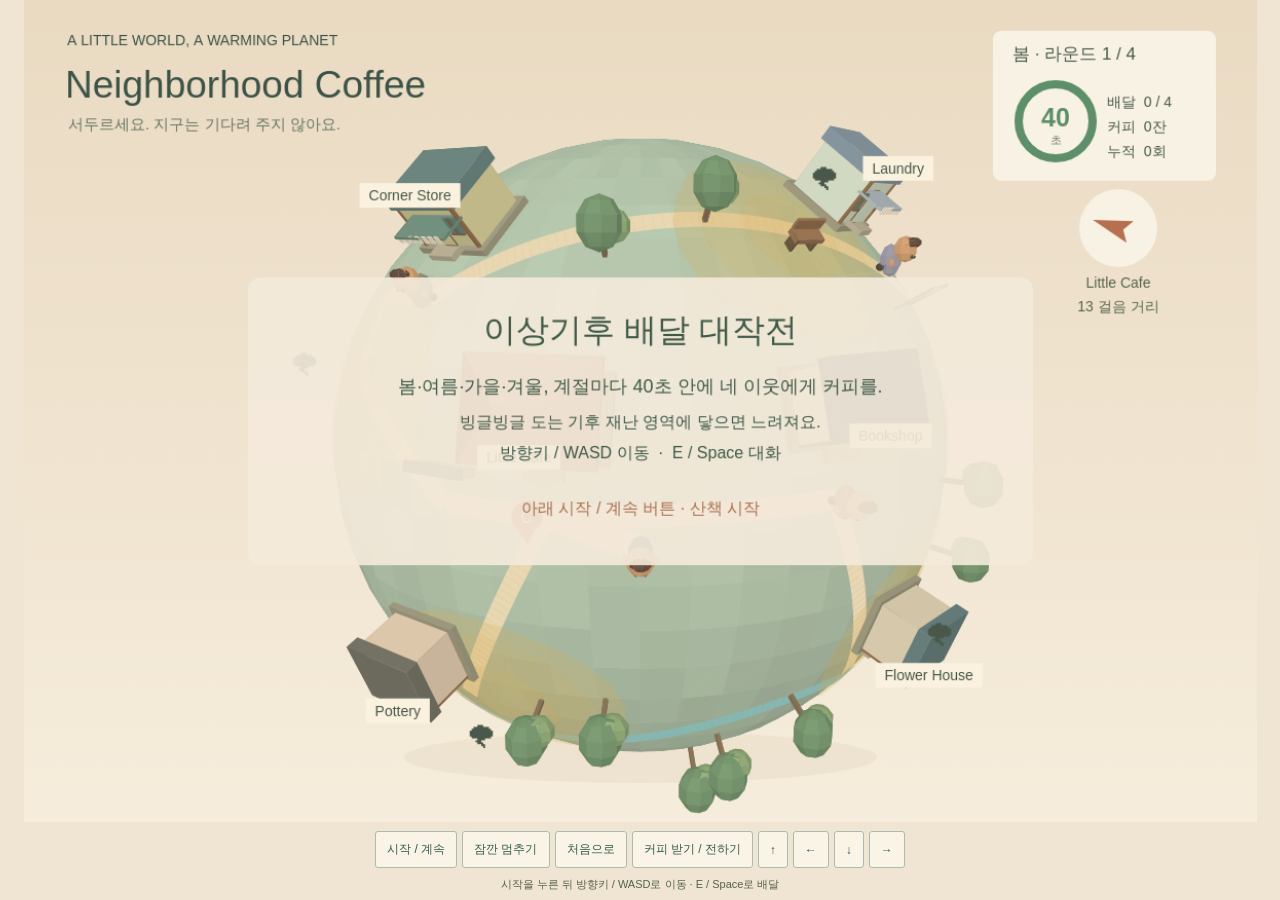
<file: 송민서.html>
<!doctype html><html lang="ko"><head><title>커피 배달 게임 | 프롬프트 구조화 실습</title><meta charset="utf-8"><meta name="viewport" content="width=device-width,initial-scale=1"><style>*{box-sizing:border-box}body{margin:0;background:#efe5d2;font-family:"Noto Sans KR","Malgun Gothic",sans-serif;color:#f4ebd7;overflow:auto}main{height:100vh;display:flex;flex-direction:column;align-items:center;justify-content:center}canvas{width:100%;min-height:0;flex:1;object-fit:contain;display:block}nav{flex-shrink:0;display:flex;justify-content:center;gap:5px;flex-wrap:wrap;padding:9px}button{font:inherit;font-size:12px;border:1px solid #aabbb0;border-radius:3px;background:#f9f4e6;color:#365b50;padding:9px 11px;cursor:pointer;touch-action:none}p{font-size:11px;margin:0 8px 8px;color:#56624a}</style></head><body><main><canvas tabindex="0" aria-label="플레이할 게임"></canvas><nav><button id="start">시작 / 계속</button><button id="pause">잠깐 멈추기</button><button id="reset">처음으로</button><button id="action">커피 받기 / 전하기</button><button data-dir="0,-1" aria-label="위">↑</button><button data-dir="-1,0" aria-label="왼쪽">←</button><button data-dir="0,1" aria-label="아래">↓</button><button data-dir="1,0" aria-label="오른쪽">→</button></nav><p>시작을 누른 뒤 방향키 / WASD로 이동 · E / Space로 배달</p></main><script>/* Dal-dongne Coffee. Original geometry and software 3D renderer. No dependencies. */
(function(root,factory){const api=factory();if(typeof module==='object'&&module.exports)module.exports=api;else root.Daldongne=api})(typeof globalThis!=='undefined'?globalThis:this,function(){
'use strict';
const W=1200,H=800,R=5.5,TAU=Math.PI*2;
const add=(a,b)=>a.map((v,i)=>v+b[i]),sub=(a,b)=>a.map((v,i)=>v-b[i]),mul=(a,k)=>a.map(v=>v*k),dot=(a,b)=>a.reduce((n,v,i)=>n+v*b[i],0),cross=(a,b)=>[a[1]*b[2]-a[2]*b[1],a[2]*b[0]-a[0]*b[2],a[0]*b[1]-a[1]*b[0]],len=a=>Math.hypot(...a),norm=a=>mul(a,1/(len(a)||1)),clamp=(x,a,b)=>Math.max(a,Math.min(b,x));
const at=(lon,lat)=>[Math.sin(lon)*Math.cos(lat),Math.sin(lat),Math.cos(lon)*Math.cos(lat)];
const angle=(a,b)=>Math.acos(clamp(dot(a,b),-1,1));
function frame(n){let e=cross([0,1,0],n);if(len(e)<.001)e=cross([0,0,1],n);e=norm(e);return {n,e,u:norm(cross(n,e))}}
const SITES=[
 {id:'cafe',lon:-.36,lat:.29,name:'달동네 커피',en:'Little Cafe',type:'cafe',color:'#eedcb1',roof:'#465652',w:1.52,d:1.1,h:.79,order:'커피 네 잔',neighbor:'바리스타 소담'},
 {id:'books',lon:.39,lat:.30,name:'봄날책방',en:'Bookshop',type:'hanok',color:'#eee0ba',roof:'#536568',w:1.35,d:1,h:.78,order:'따뜻한 아메리카노',neighbor:'책방지기 보라'},
 {id:'store',lon:-.86,lat:.82,name:'우리슈퍼',en:'Corner Store',type:'shop',color:'#ddd49e',roof:'#708982',w:1.3,d:.95,h:.76,order:'아이스 라테',neighbor:'슈퍼 사장 영수'},
 {id:'laundry',lon:.93,lat:.90,name:'보송세탁소',en:'Laundry',type:'shop',color:'#dce3cb',roof:'#8b9ca4',w:1.3,d:.95,h:.82,order:'디카페인 라테',neighbor:'세탁소 사장 미나'},
 {id:'pavilion',lon:1.73,lat:-.06,name:'달빛정자',en:'Hill Pavilion',type:'pavilion',color:'#c59870',roof:'#596660',w:1.3,d:1.05,h:.8,order:'따뜻한 보리 라테',neighbor:'산책 나온 순자'},
 {id:'home4',lon:-.80,lat:-.40,name:'햇살공방',en:'Pottery',type:'hanok',color:'#e9d1b3',roof:'#7a7869',w:1.2,d:.90,h:.70},
 {id:'home5',lon:.72,lat:-.36,name:'꽃담집',en:'Flower House',type:'hanok',color:'#e4d6b6',roof:'#6d8582',w:1.12,d:.86,h:.69},
 {id:'home1',lon:-1.75,lat:.05,name:'담장집',en:'Garden House',type:'hanok',color:'#e5d4b7',roof:'#53615d',w:1.3,d:1,h:.75},
 {id:'home2',lon:2.82,lat:.56,name:'작은집',en:'Small House',type:'hanok',color:'#dfcfaf',roof:'#555b62',w:1.25,d:.98,h:.74},
 {id:'home3',lon:-2.65,lat:-.61,name:'언덕집',en:'Hill House',type:'hanok',color:'#ead9b6',roof:'#64746a',w:1.2,d:1,h:.75}
].map(s=>({...s,n:at(s.lon,s.lat),door:at(s.lon,s.lat-.24)}));
const ORDERS=SITES.slice(1,5),CAFE=SITES[0];
// Climate rounds: four seasons, timed, with drifting hazard zones.
const ROUND_TIME=40,FX_TIME=.5,CHAR_SIZE=.38,ZONE_R=CHAR_SIZE*10/2/R,ZONE_SPIN=.16;
const HAZARD={dust:{slow:.5,icon:'🌪',tint:'#e6b93c',color:'#d6ac55',text:'황사! 눈에 모래가 들어가 느려져요'},heat:{slow:.5,icon:'🔥',tint:'#e0402a',color:'#e65c3c',text:'폭염! 신발 밑창이 녹아 느려져요'},cold:{slow:.5,icon:'❄',tint:'#3f8fe0',color:'#78bde2',text:'한파! 무릎이 안 굽혀져 느려져요'}};
const SEASONS=[
 {id:'spring',name:'봄',label:'황사',hazard:'dust',intro:'봄이 왔어요. 꽃 대신 모래가 핍니다.',tip:'모래바람에 닿으면 느려지고 눈앞이 노래져요. 마스크는 셀프.',zones:[[1.4,.05],[2.6,.55],[-2.2,-.35],[-1.1,.3],[.5,.8],[.9,-.45],[-2.9,.2],[-.6,-.6]]},
 {id:'summer',name:'여름',label:'폭염',hazard:'heat',intro:'여름입니다. 아이스 아메리카노가 배달 중에 핫으로 바뀝니다.',tip:'뜨거운 곳에 닿으면 느려지고 눈앞이 벌게져요. 그늘은 품절.',zones:[[.9,.1],[2.2,.5],[-1.6,-.3],[-2.8,.6],[.3,.75],[1.6,-.4],[-.7,.55],[.2,-.6]]},
 {id:'autumn',name:'가을',label:'황사',hazard:'dust',intro:'가을입니다. 단풍 대신 황사가 또 물들었어요.',tip:'봄 모래바람 재방송. 닿으면 느려지고 노래져요.',zones:[[1.2,.35],[-1.3,.05],[2.9,-.2],[-.6,.85],[.6,-.45],[2,.6],[-2,-.5],[1.6,-.3]]},
 {id:'winter',name:'겨울',label:'한파',hazard:'cold',intro:'겨울입니다. 커피보다 배달원이 먼저 얼어요.',tip:'한파에 닿으면 느려지고 눈앞이 퍼렇게 질려요.',zones:[[1,-.2],[-1,.5],[2.4,.3],[-2.3,-.1],[.2,.95],[-.5,-.55],[1.7,.6],[3,-.45]]}
].map(x=>({...x,zones:x.zones.map(([lon,lat],i)=>[lon,lat,ZONE_SPIN*(.85+i*.08)])}));
function newGame(){const n=at(-.13,-.025);return {n,north:frame(n).u,facing:0,time:0,moving:false,status:'ready',carrying:0,done:[],target:'cafe',locale:'ko',message:SEASONS[0].intro,messageTime:8,steps:0,round:1,season:0,roundTime:0,timeLeft:ROUND_TIME,total:0,results:[],fxKind:null,fxTime:0,lastRound:null};}
function start(s){if(s.status==='roundEnd'){nextRound(s);s.status='playing'}else if(s.status==='ready'||s.status==='paused')s.status='playing'}
function pause(s){if(s.status==='playing')s.status='paused';else if(s.status==='paused')s.status='playing'}
function target(s){return SITES.find(x=>x.id===s.target)||CAFE}
function nearest(s){const a=[CAFE,...ORDERS].map(site=>({site,d:angle(s.n,site.door)})).sort((a,b)=>a.d-b.d)[0];return a.d<.205?a.site:null}
function announce(s,m){s.message=m;s.messageTime=5}
// Zones drift counterclockwise seen from the north pole: longitude grows with round time.
function zonesOf(s){const sea=SEASONS[s.season];return sea.zones.map(([lon,lat,w],i)=>({i,kind:sea.hazard,n:at(lon+w*s.roundTime,lat),r:ZONE_R}))}
function zoneAt(s,n=s.n){return zonesOf(s).find(z=>angle(n,z.n)<z.r)||null}
function grade(total){return total>=16?'PERFECT':total>=10?'GREAT':'GOOD'}
function endRound(s,reason){s.results.push(s.done.length);s.lastRound={reason,delivered:s.done.length};s.moving=false;s.fxTime=0;s.status=s.season>=SEASONS.length-1?'over':'roundEnd'}
function nextRound(s){const n=at(-.13,-.025);Object.assign(s,{season:s.season+1,round:s.season+2,n,north:frame(n).u,done:[],carrying:0,target:'cafe',roundTime:0,timeLeft:ROUND_TIME,fxKind:null,fxTime:0});announce(s,SEASONS[s.season].intro)}
function interact(s){
 if(s.status!=='playing')return false;const site=nearest(s);
 if(!site){announce(s,'안내 화살표를 따라 이웃 앞으로 다가가세요.');return false}
 if(site.id==='cafe'){
  if(s.carrying){announce(s,'커피가 준비됐어요. 이웃에게 전해 주세요.');return false}
  if(s.done.length===4)return false;
  s.carrying=4-s.done.length;s.target=ORDERS.find(x=>!s.done.includes(x.id)).id;announce(s,'따뜻한 마음 네 잔, 배달을 시작해요.');return true;
 }
 if(s.done.includes(site.id)){announce(s,'이미 배달했어요. 다음 이웃을 찾아보세요.');return false}
 if(!s.carrying){s.target='cafe';announce(s,'먼저 카페에서 커피를 받아 주세요.');return false}
 s.carrying--;s.done.push(site.id);s.total++;announce(s,site.neighbor+' · “고마워요! 좋은 하루 보내요.”');
 if(s.done.length===4){s.target='cafe';announce(s,'네 이웃에게 모두 전했어요. 지구는 뜨거워도 커피는 따뜻하게!');endRound(s,'clear')}
 else s.target=ORDERS.find(x=>!s.done.includes(x.id)).id;
 return true;
}
function step(s,dt,input={}){
 if(s.status!=='playing')return;dt=clamp(dt,0,.05);s.time+=dt;s.roundTime+=dt;s.messageTime=Math.max(0,s.messageTime-dt);
 s.timeLeft=Math.max(0,ROUND_TIME-s.roundTime);if(s.timeLeft<=0){announce(s,'시간 종료! 지구는 식을 줄 몰라요.');endRound(s,'timeout');return}
 const zone=zoneAt(s);if(zone){if(!s.fxTime)announce(s,HAZARD[zone.kind].text);s.fxKind=zone.kind;s.fxTime=FX_TIME}else s.fxTime=Math.max(0,s.fxTime-dt);
 const speed=s.fxTime>0?HAZARD[s.fxKind].slow:1;
 let x=input.x||0,y=input.y||0;const l=Math.hypot(x,y);if(l>1){x/=l;y/=l}s.moving=!!(x||y);
 if(!s.moving)return;
 const east=norm(cross(s.north,s.n)),v=add(mul(east,x),mul(s.north,-y)),next=norm(add(s.n,mul(v,dt*.37*speed)));
 if(!SITES.some(b=>angle(next,b.n)<Math.max(b.w,b.d)/(2*R)+.033)){
  s.n=next;s.north=norm(sub(s.north,mul(next,dot(s.north,next))));s.facing=Math.atan2(x,-y);s.steps+=dt*3;
 }
}
function chooseTarget(s,id){if(id==='cafe'||ORDERS.some(o=>o.id===id&&!s.done.includes(id)))s.target=id}
// Geometry in true three-dimensional world coordinates. Canvas is the raster target.
const LIGHT=norm([-1,2,3]);
function shade(hex,k){const a=hex.slice(1).match(/../g).map(x=>parseInt(x,16));return '#'+a.map(v=>Math.round(clamp(v*k,0,255)).toString(16).padStart(2,'0')).join('')}
let sceneCache={};
function makeScene(locale){
 const korean=locale==='ko',polys=[],labels=[];let currentLayer=0;
 const poly=(pts,color,lit=true)=>{let k=1;if(lit){const n=norm(cross(sub(pts[1],pts[0]),sub(pts[2],pts[0])));k=.77+.23*Math.abs(dot(n,LIGHT))}polys.push({pts,color:shade(color,k),layer:currentLayer})};
 function local(n,fn){const f=frame(n);return fn((x,y,z)=>add(mul(n,R+y),add(mul(f.e,x),mul(f.u,z))))}
 function box(p,x,y,z,w,h,d,color){const q=[p(x-w/2,y,z-d/2),p(x+w/2,y,z-d/2),p(x+w/2,y+h,z-d/2),p(x-w/2,y+h,z-d/2),p(x-w/2,y,z+d/2),p(x+w/2,y,z+d/2),p(x+w/2,y+h,z+d/2),p(x-w/2,y+h,z+d/2)];[[0,1,2,3],[1,5,6,2],[4,7,6,5],[0,3,7,4],[3,2,6,7]].forEach(ids=>poly(ids.map(i=>q[i]),color))}
 function ball(center,r,color,sx=1,sy=1,sz=1,seg=8,rings=5){for(let j=0;j<rings;j++)for(let i=0;i<seg;i++){let v=[];for(const [a,b]of[[i,j],[i+1,j],[i+1,j+1],[i,j+1]]){const n=at(a/seg*TAU,-Math.PI/2+b/rings*Math.PI);v.push(add(center,[n[0]*r*sx,n[1]*r*sy,n[2]*r*sz]))}poly(v,color)}}
 function roof(p,w,d,y,color,hip=true){const e=.17;const q=[p(-w/2-e,y,-d/2-e),p(w/2+e,y,-d/2-e),p(w/2+e,y,d/2+e),p(-w/2-e,y,d/2+e)];const ridge=[p(-w*.22,y+.42,0),p(w*.22,y+.42,0)];poly([q[0],q[1],ridge[1],ridge[0]],color);poly([q[3],ridge[0],ridge[1],q[2]],color);poly([q[0],ridge[0],q[3]],color);poly([q[1],q[2],ridge[1]],color);box(p,0,y-.07,0,w+.33,.075,d+.33,shade(color,.78));if(hip){for(let i=0;i<12;i++){const x=-w*.56+i*w*1.12/11;const endx=clamp(x,-w*.22,w*.22);poly([p(x-.017,y+.009,-d/2-e),p(x+.017,y+.009,-d/2-e),p(endx+.014,y+.429,0),p(endx-.014,y+.429,0)],shade(color,1.25),false)}box(p,0,y+.4,0,w*.52,.075,.09,shade(color,1.2))}}
 // The triangulated globe provides both the curved horizon and foreground occlusion.
 const rng=seed=>{let v=seed;return()=>{v=(Math.imul(v,1664525)+1013904223)>>>0;return v/4294967296}},rand=rng(531);
 for(let j=0;j<24;j++)for(let i=0;i<48;i++){const a=i/48*TAU,b=-Math.PI/2+j/24*Math.PI;const v=[at(a,b),at(a+TAU/48,b),at(a+TAU/48,b+Math.PI/24),at(a,b+Math.PI/24)].map(n=>mul(n,R));const color=shade(korean?'#b9c998':'#b9cbb0',.98+rand()*.035);poly([v[0],v[1],v[2]],color);poly([v[0],v[2],v[3]],color)}
 currentLayer=1;
 function road(a,b,width=.13,color='#e9d7b2'){const count=Math.ceil(angle(a,b)*45);for(let i=0;i<count;i++){const n1=norm(add(mul(a,1-i/count),mul(b,i/count))),n2=norm(add(mul(a,1-(i+1)/count),mul(b,(i+1)/count))),side=norm(cross(n1,n2));poly([add(mul(n1,R+.025),mul(side,-width)),add(mul(n1,R+.025),mul(side,width)),add(mul(n2,R+.025),mul(side,width)),add(mul(n2,R+.025),mul(side,-width))],color,false)}}
 const routes=[[CAFE.door,ORDERS[0].door],[CAFE.door,at(-.65,.05),at(-1.12,.35),at(-1.15,.58),ORDERS[1].door],[ORDERS[1].door,ORDERS[2].door],[ORDERS[2].door,at(1.3,.35),at(1.35,0),at(1.4,-.35),ORDERS[3].door]];for(const route of routes)for(let i=1;i<route.length;i++)road(route[i-1],route[i],.16);
 road(CAFE.door,at(-.13,-.025),.2);road(SITES.find(x=>x.id==='home4').door,CAFE.door,.14);road(SITES.find(x=>x.id==='home5').door,ORDERS[0].door,.14);road(SITES.find(x=>x.id==='home2').door,SITES.find(x=>x.id==='home3').door,.14);
 // A narrow stream wraps the lower part of the world.
 for(let i=0;i<80;i++){const a=i/80*TAU,b=(i+1)/80*TAU;road(at(a,-.72+Math.sin(a*3)*.1),at(b,-.72+Math.sin(b*3)*.1),.18,'#87b7b1')}
 currentLayer=2;
 for(const s of SITES)local(s.n,p=>{
  box(p,0,.01,0,s.w+.22,.11,s.d+.18,'#a59f83');
  if(s.type==='pavilion'){
   box(p,0,.12,0,s.w,.12,s.d,'#aa7754');for(const x of[-.52,.52])for(const z of[-.4,.4])box(p,x,.18,z,.085,s.h,.085,'#79543e');roof(p,s.w,s.d,1.02,korean?s.roof:'#ca9c7e',korean);
   box(p,0,.25,.27,1.08,.13,.25,'#9c694b');
  }else{
   box(p,0,.12,0,s.w,s.h,s.d,s.color);
   if(korean||s.type==='cafe')roof(p,s.w,s.d,s.h+.15,korean?s.roof:'#b6836e',korean);else box(p,0,s.h+.1,0,s.w+.18,.22,s.d+.12,s.roof);
   const front=-s.d/2-.014;
   box(p,0,.13,front,.27,s.h*.76,.02,'#816548');box(p,0,.26,front-.015,.2,s.h*.40,.015,'#bfd1bd');
   for(const x of[-s.w*.31,s.w*.31]){box(p,x,.38,front,.28,.30,.02,'#6f8e85');box(p,x,.37,front-.02,.30,.035,.025,'#836c51');box(p,x,.38,front-.022,.035,.31,.025,'#836c51')}
   for(const x of[-s.w*.48,s.w*.48])box(p,x,.12,front,.06,s.h,.04,'#997450');
   box(p,0,.085,-s.d*.65,.55,.10,.3,'#beb398');
   if(s.type==='shop'){box(p,0,s.h*.78,-s.d*.66,s.w*.9,.045,.46,s.id==='store'?'#749480':'#b1babe');for(let x=-.45;x<.5;x+=.15)box(p,x,s.h*.71,-s.d*.91,.08,.13,.018,'#f5ead1')}
   if(s.type==='cafe'){box(p,-.87,.1,-.31,.19,.4,.19,'#bb8264');box(p,-.87,.51,-.31,.25,.07,.25,'#f0dab1');ball(p(-.86,.75,-.31),.17,'#e6b888');}
  }
  labels.push({pos:p(0,s.h+.38,-s.d*.50-.05),text:korean?s.name:s.en,kind:'sign',n:s.n});
  // Earthenware jars and flowers are deliberate localization details.
  if(korean&&s.type!=='pavilion'){ball(p(s.w*.6,.24,.26),.18,'#8a624c',1,1.25,1);box(p,s.w*.6,.44,.26,.22,.035,.22,'#725442');ball(p(s.w*.69,.16,-.06),.12,'#a77856');}
 });
 // Courtyard trees: blossom trees and rounded pines. Fixed seed, reproducible world.
 for(let i=0;i<53;i++){
  const lon=(rand()-.5)*TAU,lat=Math.asin((rand()-.5)*1.85),n=at(lon,lat);
  if(angle(n,at(-.13,-.025))<.3||SITES.some(s=>angle(n,s.n)<.27||angle(n,s.door)<.25))continue;
  local(n,p=>{box(p,0,.02,0,.065,.47,.065,'#8d7759');const blossom=korean&&i%4===0;ball(p(0,.70,0),.32,blossom?'#efc4b6':'#7d9d74',1,1.2,1);ball(p(.17,.56,.07),.24,blossom?'#f2d0be':'#98b17d');});
 }
 // A low garden wall, bench, small tiled gate, lanterns and a laundry line.
 local(at(-.65,.14),p=>{for(let i=0;i<5;i++){box(p,(i-2)*.20,0,0,.185,.29,.13,'#b7ae94');box(p,(i-2)*.20,.29,0,.21,.06,.16,'#67756b')}});
 local(at(.48,.75),p=>{box(p,0,.22,0,.54,.08,.23,'#a17a57');box(p,0,.32,.10,.54,.18,.04,'#a17a57');for(const x of[-.2,.2])box(p,x,.02,0,.035,.22,.17,'#735e48')});
 local(at(.92,.53),p=>{for(const x of[-.4,.4])box(p,x,.02,0,.035,.7,.035,'#837963');box(p,0,.69,0,.85,.018,.018,'#968c73');for(let i=0;i<3;i++)box(p,(i-1)*.23,.4,0,.16,.28,.02,['#ecd1b3','#bbcec0','#ded6c0'][i])});
 // Original town props; no source project artwork is embedded.
 return {polys,labels,ball,box,local,poly};
}
function camera(s){const eye=mul(norm(add(s.n,mul(s.north,.26))),18.9),f=norm(mul(eye,-1)),right=norm(cross(f,s.north)),up=norm(cross(right,f));return {eye,f,right,up,project(v){const d=sub(v,eye),z=dot(d,f);return {x:W/2+dot(d,right)*980/z,y:433-dot(d,up)*980/z,z}},eyeN:norm(eye)}}
function draw(c,s,{overlay=true}={}){
 const scene=sceneCache[s.locale]||(sceneCache[s.locale]=makeScene(s.locale));const cam=camera(s);c.save();c.clearRect(0,0,W,H);
 const bg=c.createLinearGradient(0,0,0,H);bg.addColorStop(0,'#eadac2');bg.addColorStop(1,'#f6eddc');c.fillStyle=bg;c.fillRect(0,0,W,H);
 c.fillStyle='#d9cbb344';c.beginPath();c.ellipse(W/2,737,230,25,0,0,TAU);c.fill();
 let polys=scene.polys.slice(),labels=scene.labels.slice();
 function dynPoly(pts,color){polys.push({pts,color,layer:2})}
 // Hazard zones: 3 rings x 20 cells so cells behind the horizon are culled like ground.
 for(const z of zonesOf(s)){const f=frame(z.n),col=HAZARD[z.kind].color,rs=[0,.45,.8,1].map(k=>z.r*k),edge=(j,a)=>rs[j]*(j===3?1+.05*Math.sin(a*3+s.time*2+z.i):1),pt=(r,a)=>mul(norm(add(mul(z.n,Math.cos(r)),mul(add(mul(f.e,Math.cos(a)),mul(f.u,Math.sin(a))),Math.sin(r)))),R+.04);
  for(let j=0;j<3;j++)for(let i=0;i<20;i++){const a0=i/20*TAU,a1=(i+1)/20*TAU;polys.push({pts:[pt(edge(j,a0),a0),pt(edge(j+1,a0),a0),pt(edge(j+1,a1),a1),pt(edge(j,a1),a1)],color:col+['70','58','40'][j],layer:1.5})}
  labels.push({pos:mul(z.n,R+.9),text:HAZARD[z.kind].icon,kind:'hazard',n:z.n})}
 function ball(center,r,color,sx=1,sy=1,sz=1){for(let j=0;j<5;j++)for(let i=0;i<8;i++){const pts=[];for(const[a,b]of[[i,j],[i+1,j],[i+1,j+1],[i,j+1]]){let n=at(a/8*TAU,-Math.PI/2+b/5*Math.PI);pts.push(add(center,[n[0]*r*sx,n[1]*r*sy,n[2]*r*sz]))}const n=norm(cross(sub(pts[1],pts[0]),sub(pts[2],pts[0])));dynPoly(pts,shade(color,.82+.18*Math.abs(dot(n,LIGHT))))}}
 function person(n,isPlayer,color){const f=isPlayer?{n,e:norm(cross(s.north,n)),u:s.north}:frame(n),bob=isPlayer&&s.moving?Math.sin(s.steps*TAU)*.02:0;
  const pos=(x,y,z)=>add(mul(n,R+y+bob),add(mul(f.e,x),mul(f.u,z)));
  ball(pos(0,.24,0),.17,color,1,1.5,.8);ball(pos(0,.53,0),.19,'#d7a576',1,1.07,.95);
  ball(pos(0,.68,.015),.145,'#675044',1,.55,1);
  // Faces look toward the southern walking direction; visible from the follow camera.
  ball(pos(-.061,.555,-.169),.025,'#3a4035');ball(pos(.061,.555,-.169),.025,'#3a4035');
  ball(pos(-.115,.47,-.14),.031,'#d88872',1,.6,.4);ball(pos(.115,.47,-.14),.031,'#d88872',1,.6,.4);
  const walk=isPlayer&&s.moving?Math.sin(s.steps*TAU)*.065:0;
  ball(pos(-.09,.066,walk),.073,'#574e42',.75,.8,1.45);ball(pos(.09,.066,-walk),.073,'#574e42',.75,.8,1.45);
  ball(pos(-.195,.28,-.07),.067,'#d7a576',.7,1,1);ball(pos(.195,.28,-.07),.067,'#d7a576',.7,1,1);
  if(isPlayer&&s.carrying){
   dynPoly([pos(-.20,.29,-.13),pos(.20,.29,-.13),pos(.20,.29,-.46),pos(-.20,.29,-.46)],'#966f4e');
   for(let i=0;i<s.carrying;i++){const x=(i%2-.5)*.16,z=-.23-Math.floor(i/2)*.16;const base=pos(x,.3,z),top=pos(x,.435,z);for(let a=0;a<8;a++){const k=a/8*TAU,k2=(a+1)/8*TAU;dynPoly([add(base,add(mul(f.e,Math.cos(k)*.048),mul(f.u,Math.sin(k)*.048))),add(base,add(mul(f.e,Math.cos(k2)*.048),mul(f.u,Math.sin(k2)*.048))),add(top,add(mul(f.e,Math.cos(k2)*.058),mul(f.u,Math.sin(k2)*.058))),add(top,add(mul(f.e,Math.cos(k)*.058),mul(f.u,Math.sin(k)*.058)))],a%2?'#f0e7d1':'#e0d2b2')};ball(pos(x,.446,z),.058,'#805a40',1,.17,1)}
  }
 }
 for(const o of ORDERS){person(o.door,false,s.done.includes(o.id)?'#829b75':['#af7869','#8d9675','#a29dab','#b89868'][ORDERS.indexOf(o)]);if(!s.done.includes(o.id))labels.push({pos:mul(o.door,R+1.03),text:'·',kind:'pin',n:o.door,id:o.id});}
 person(s.n,true,'#467f76');
 labels.push({pos:mul(CAFE.door,R+.85),text:'☕',kind:'pin',n:CAFE.door,id:'cafe'});
 const faces=[];for(const p of polys){const center=mul(p.pts.reduce(add,[0,0,0]),1/p.pts.length);if(dot(norm(center),cam.eyeN)<(p.layer===0?-.05:.29))continue;const pts=p.pts.map(cam.project);if(pts.some(p=>p.z<=.1))continue;faces.push({pts,color:p.color,layer:p.layer,z:pts.reduce((a,p)=>a+p.z,0)/pts.length})}faces.sort((a,b)=>a.layer-b.layer||b.z-a.z);
 for(const p of faces){c.fillStyle=p.color;c.beginPath();p.pts.forEach((v,i)=>i?c.lineTo(v.x,v.y):c.moveTo(v.x,v.y));c.closePath();c.fill();if(p.layer===0){c.strokeStyle=p.color;c.lineWidth=.65;c.stroke()}}
 // Only front-facing labels remain legible above their own buildings.
 for(const l of labels){if(dot(l.n,cam.eyeN)<.22)continue;const p=cam.project(l.pos);if(l.kind==='sign'){
  c.font='500 14px "Workshop", "Noto Sans KR", sans-serif';const width=c.measureText(l.text).width+18;c.fillStyle='#faf2df';c.fillRect(p.x-width/2,p.y-12,width,24);c.fillStyle='#49584a';c.textAlign='center';c.fillText(l.text,p.x,p.y+5);
 }else if(l.id===s.target){const bounce=Math.sin(s.time*3)*3;c.fillStyle='#b5704f';c.beginPath();c.moveTo(p.x,p.y+13+bounce);c.lineTo(p.x-8,p.y-1+bounce);c.lineTo(p.x+8,p.y-1+bounce);c.fill();c.beginPath();c.arc(p.x,p.y-14+bounce,15,0,TAU);c.fill();c.fillStyle='#fff7e5';c.font='500 17px sans-serif';c.textAlign='center';c.fillText(l.id==='cafe'?'C':String(ORDERS.findIndex(o=>o.id===l.id)+1),p.x,p.y-8+bounce)}else if(l.kind==='hazard'){c.font='30px sans-serif';c.textAlign='center';c.fillText(l.text,p.x,p.y+Math.sin(s.time*2+p.x)*3)}}
 c.textAlign='left';c.fillStyle='#3c5347';c.font='400 14px "Workshop", "Noto Sans KR", sans-serif';c.fillText('A LITTLE WORLD, A WARMING PLANET',42,44);c.font='500 37px "Workshop", "Noto Sans KR", sans-serif';c.fillText(s.locale==='ko'?'달동네 커피':'Neighborhood Coffee',40,95);c.font='400 15px "Workshop", "Noto Sans KR", sans-serif';c.fillStyle='#687763';c.fillText('서두르세요. 지구는 기다려 주지 않아요.',43,126);
 // Round timer panel: season, ring timer, counters.
 const sea=SEASONS[s.season],left=Math.ceil(s.timeLeft),frac=s.timeLeft/ROUND_TIME,ring=frac>.375?'#5c8f6a':frac>.2?'#d08a3a':'#c8432f';
 c.fillStyle='#f8f2e5';c.beginPath();c.roundRect(943,30,217,146,8);c.fill();c.fillStyle='#485a48';c.font='500 17px "Workshop", "Noto Sans KR", sans-serif';c.textAlign='left';c.fillText(sea.name+' · 라운드 '+(s.season+1)+' / '+SEASONS.length,962,58);
 c.lineWidth=8;c.strokeStyle='#e4dac4';c.beginPath();c.arc(1004,118,36,0,TAU);c.stroke();if(frac>0){c.strokeStyle=ring;c.lineCap='round';c.beginPath();c.arc(1004,118,36,-Math.PI/2,-Math.PI/2+TAU*frac);c.stroke();c.lineCap='butt'}
 c.fillStyle=ring;c.font='600 25px "Workshop", "Noto Sans KR", sans-serif';c.textAlign='center';c.fillText(String(left),1004,123);c.fillStyle='#687763';c.font='400 11px "Workshop", "Noto Sans KR", sans-serif';c.fillText('초',1004,140);
 c.fillStyle='#485a48';c.font='400 14px "Workshop", "Noto Sans KR", sans-serif';c.textAlign='left';c.fillText('배달  '+s.done.length+' / 4',1054,104);c.fillText('커피  '+s.carrying+'잔',1054,128);c.fillText('누적  '+s.total+'회',1054,152);
 // A compass uses actual spherical tangents, including targets beyond the horizon.
 if(s.status!=='over'&&s.status!=='roundEnd'){
  const dest=target(s),delta=sub(dest.door,mul(s.n,dot(dest.door,s.n))),east=norm(cross(s.north,s.n));const a=Math.atan2(dot(delta,east),dot(delta,s.north));
  c.save();c.translate(1065,222);c.fillStyle='#f8f2e5';c.beginPath();c.arc(0,0,38,0,TAU);c.fill();c.rotate(a);c.fillStyle='#b66f4f';c.beginPath();c.moveTo(0,-26);c.lineTo(11,12);c.lineTo(0,5);c.lineTo(-11,12);c.closePath();c.fill();c.restore();
  c.fillStyle='#58664e';c.font='400 14px "Workshop", "Noto Sans KR", sans-serif';c.textAlign='center';c.fillText(s.locale==='ko'?dest.name:dest.en,1065,280);c.fillText(Math.round(angle(s.n,dest.door)*R*10)+' 걸음 거리',1065,303);
 }
 // Climate tint fades out over FX_TIME after leaving a zone.
 if(s.status==='playing'&&s.fxTime>0){const k=s.fxTime/FX_TIME,hz=HAZARD[s.fxKind],t=hz.icon+' '+hz.text;c.fillStyle=hz.tint+Math.round(k*80).toString(16).padStart(2,'0');c.fillRect(0,0,W,H);
  c.font='500 17px "Workshop", "Noto Sans KR", sans-serif';c.textAlign='center';const w=c.measureText(t).width+40;c.globalAlpha=Math.min(1,k*2);c.fillStyle=hz.tint;c.beginPath();c.roundRect(600-w/2,146,w,40,20);c.fill();c.fillStyle='#fffaf0';c.fillText(t,600,172);c.globalAlpha=1}
 const near=nearest(s);if(s.status==='playing'&&near){c.textAlign='center';c.fillStyle='#3f6151';c.beginPath();c.roundRect(362,716,476,42,21);c.fill();c.fillStyle='#fff8e7';c.font='400 17px "Workshop", "Noto Sans KR", sans-serif';c.fillText('E / Space  ·  '+(near.id==='cafe'?'커피 받기':s.done.includes(near.id)?'인사 나누기':'커피 전하기'),600,743)}
 c.textAlign='center';if(s.messageTime>0&&s.status==='playing'){c.fillStyle='#405a48';c.font='400 15px "Workshop", "Noto Sans KR", sans-serif';c.fillText(s.message,600,783)}
 if(overlay&&s.status!=='playing'){
  const r=s.lastRound,next=SEASONS[s.season+1],over=s.status==='over',g=grade(s.total),gc={PERFECT:'#b0673f',GREAT:'#3f6f8f',GOOD:'#5c7a4f'},fin={PERFECT:'지구는 망해도 커피는 식지 않았다.',GREAT:'이상기후도 당신을 막진 못했어요. 거의.',GOOD:'내년 여름은 더 덥답니다. 연습해 두세요.'};
  const verdict=d=>d>=4?'지구는 망해가도 배달은 완벽했습니다.':d>=2?'몇 잔은 기후에게 양보했습니다.':d===1?'한 잔이라도 전했으니 인류에겐 아직 희망이… 아마도.':'커피는 식었고, 지구는 뜨겁습니다.';
  const lines=s.status==='ready'?['이상기후 배달 대작전','봄·여름·가을·겨울, 계절마다 40초 안에 네 이웃에게 커피를.','빙글빙글 도는 기후 재난 영역에 닿으면 느려져요.','방향키 / WASD 이동  ·  E / Space 대화','산책 시작']
   :s.status==='paused'?['잠깐 쉬어 가요','계속하기를 누르면 마을로 돌아갑니다.','남은 시간 '+left+'초 · 지구는 쉬지 않아요.','방향키 / WASD 이동  ·  E / Space 대화','계속하기']
   :s.status==='roundEnd'?[sea.name+(r.reason==='clear'?' 배달 완료!':' 시간 종료!')+'  배달 성공 '+r.delivered+'회',verdict(r.delivered),'다음 계절: '+next.name+' · '+next.label+'  ('+next.intro+')','유의할 점: '+next.tip,next.name+' 시작하기']
   :[g,'총 배달 성공 '+s.total+' / '+SEASONS.length*4+'회',SEASONS.map((x,i)=>x.name+' '+s.results[i]+'회').join('  ·  '),fin[g],'다시 산책하기'];
  c.fillStyle='#f4ebdbe8';c.beginPath();c.roundRect(218,270,764,280,12);c.fill();c.textAlign='center';
  c.fillStyle=over?gc[g]:'#405a48';c.font=over?'700 52px "Workshop", "Noto Sans KR", sans-serif':'500 32px "Workshop", "Noto Sans KR", sans-serif';c.fillText(lines[0],600,over?340:332);
  c.fillStyle='#405a48';c.font='400 18px "Workshop", "Noto Sans KR", sans-serif';c.fillText(lines[1],600,382);c.font='400 16px "Workshop", "Noto Sans KR", sans-serif';c.fillText(lines[2],600,416);c.fillText(lines[3],600,446);
  c.fillStyle='#aa6e50';c.fillText('아래 시작 / 계속 버튼 · '+lines[4],600,500);
 }c.restore();
}
function mount(canvas,onUpdate=()=>{}){
 const c=canvas.getContext('2d');canvas.width=W;canvas.height=H;let s=newGame(),last=0,raf,keys=new Set(),pointer={x:0,y:0},alive=true;
 const keydown=e=>{if(/INPUT|TEXTAREA|SELECT/.test(e.target?.tagName))return;const k=e.key.toLowerCase();if(['arrowup','arrowdown','arrowleft','arrowright','w','a','s','d','e',' '].includes(k)){e.preventDefault();if((k==='e'||k===' ')&&!e.repeat)interact(s);else keys.add(k)}};
 const keyup=e=>keys.delete(e.key.toLowerCase());
 const blur=()=>{keys.clear();pointer={x:0,y:0};if(s.status==='playing'){s.status='paused';onUpdate(s)}};
 const visibility=()=>{if(document.hidden)blur()};
 function loop(ms){if(!alive)return;const dt=last?(ms-last)/1000:0;last=ms;step(s,dt,{x:pointer.x+(keys.has('arrowright')||keys.has('d')?1:0)-(keys.has('arrowleft')||keys.has('a')?1:0),y:pointer.y+(keys.has('arrowdown')||keys.has('s')?1:0)-(keys.has('arrowup')||keys.has('w')?1:0)});draw(c,s);onUpdate(s);raf=requestAnimationFrame(loop)}
 addEventListener('keydown',keydown);addEventListener('keyup',keyup);addEventListener('blur',blur);document.addEventListener('visibilitychange',visibility);raf=requestAnimationFrame(loop);
 return {get state(){return s},start(){if(s.status==='over'){const l=s.locale;s=newGame();s.locale=l}start(s)},pause(){pause(s)},reset(){const l=s.locale;s=newGame();s.locale=l;keys.clear();pointer={x:0,y:0}},interact(){interact(s)},locale(l){s.locale=l==='ko'?'ko':'en'},target(id){chooseTarget(s,id)},pointer(x,y){pointer={x,y}},destroy(){alive=false;cancelAnimationFrame(raf);removeEventListener('keydown',keydown);removeEventListener('keyup',keyup);removeEventListener('blur',blur);document.removeEventListener('visibilitychange',visibility)}};
}
return {W,H,R,SITES,ORDERS,CAFE,newGame,start,pause,step,interact,nearest,target,chooseTarget,draw,mount,math:{add,sub,mul,dot,cross,len,norm,at,angle,frame},camera,SEASONS,HAZARD,ROUND_TIME,FX_TIME,CHAR_SIZE,ZONE_R,zonesOf,zoneAt,grade,endRound,nextRound};
});

const game=Daldongne.mount(document.querySelector("canvas"),()=>{});game.locale("en");document.querySelector("#start").onclick=()=>{game.start();document.querySelector("canvas").focus()};document.querySelector("#pause").onclick=()=>game.pause();document.querySelector("#reset").onclick=()=>game.reset();document.querySelector("#action").onclick=()=>game.interact();const held=new Map();function move(){let x=0,y=0;held.forEach(v=>{x+=v[0];y+=v[1]});game.pointer(x,y)}document.querySelectorAll('[data-dir]').forEach(b=>{b.onpointerdown=e=>{e.preventDefault();b.setPointerCapture(e.pointerId);held.set(e.pointerId,b.dataset.dir.split(',').map(Number));move()};const stop=e=>{held.delete(e.pointerId);move()};b.onpointerup=stop;b.onpointercancel=stop;b.onlostpointercapture=stop});addEventListener('blur',()=>{held.clear();move()});</script></body></html>
</file>
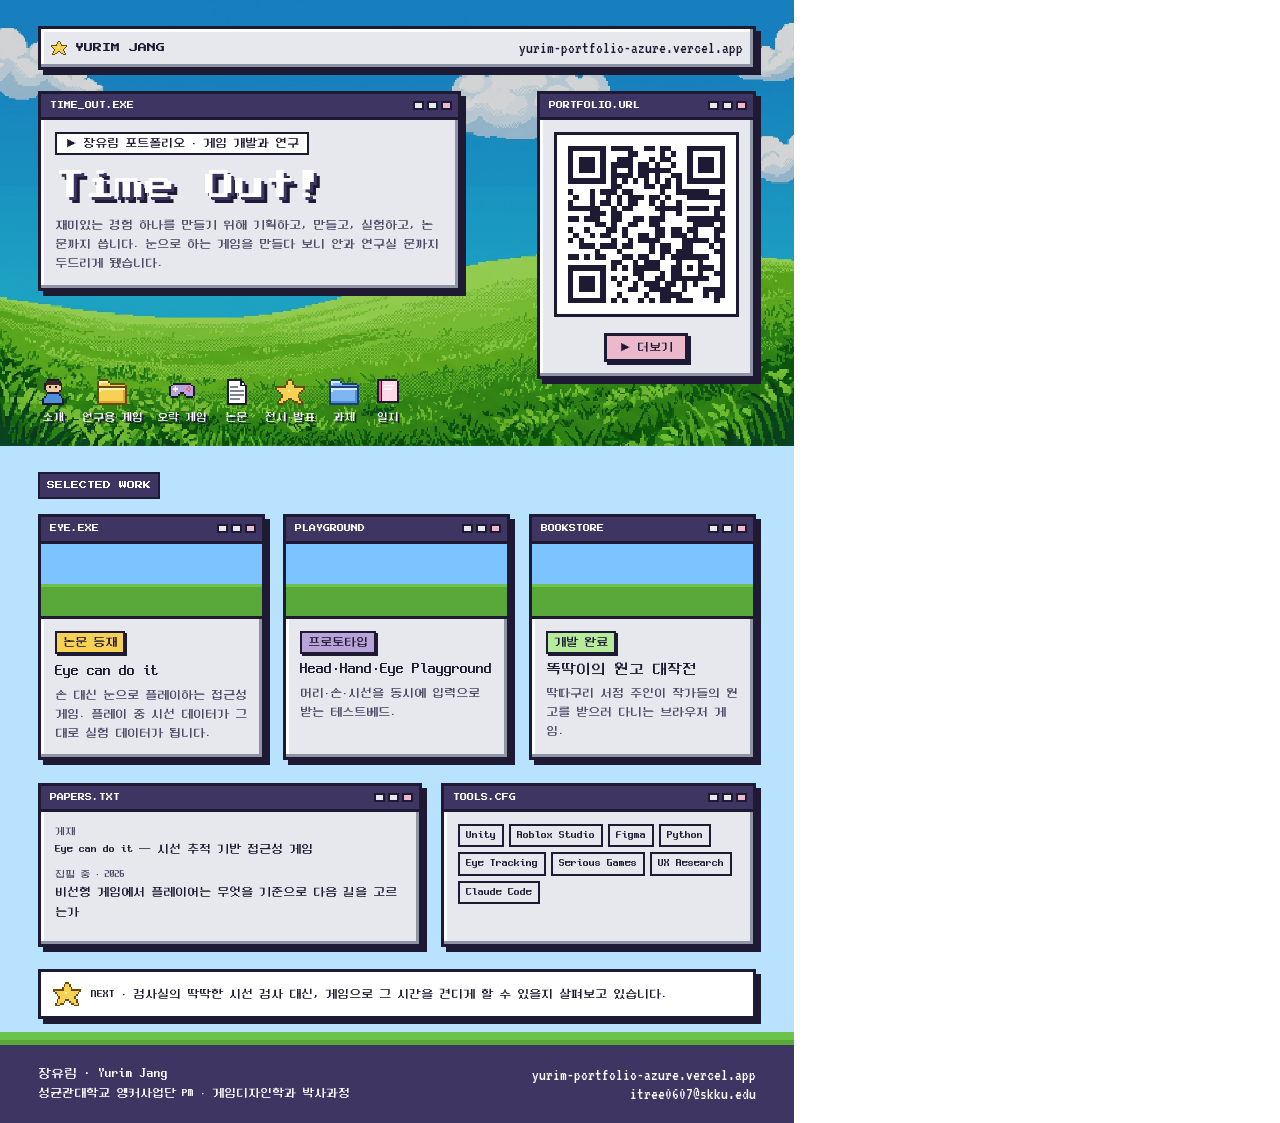
<file: assignments/week8/pixel/brochure.html>
<!doctype html>
<html lang="ko">
<head>
<meta charset="utf-8">
<meta name="viewport" content="width=device-width, initial-scale=1">
<title>Brochure — Time Out!</title>
<link href="https://fonts.googleapis.com/css2?family=Press+Start+2P&family=VT323&display=swap" rel="stylesheet">
<style>
  @font-face{font-family:"NeoDunggeunmo";src:url("../../../assets/fonts/neodgm.woff2") format("woff2")}
  @page{size:A4;margin:0}
  :root{--ink:#1E1A33;--plum:#3F3563;--silver:#E6E8EE;--silver-3:#8E94A3;--pink:#EBB9CB;--muted:#4E4A66;--mint:#B6EB9B;--gold:#F7D154;--lilac:#B8A4D8}
  *{box-sizing:border-box}
  html,body{margin:0}
  body{font-family:"NeoDunggeunmo",monospace;font-size:12px;line-height:1.6;color:var(--ink);-webkit-font-smoothing:none;
    -webkit-print-color-adjust:exact;print-color-adjust:exact}
  .page{width:210mm;height:297mm;position:relative;overflow:hidden;background:#B9E2FF}
  .sky{height:118mm;background:#3FA9F5 url("../../../assets/pixel/wallpaper.png") center 70% / cover no-repeat;image-rendering:pixelated;position:relative}
  .win{background:var(--silver);border:3px solid var(--ink);box-shadow:inset -3px -3px 0 var(--silver-3),inset 3px 3px 0 #fff,5px 5px 0 var(--ink)}
  .bar{display:flex;justify-content:space-between;align-items:center;background:var(--plum);color:#fff;border-bottom:3px solid var(--ink);
    font-family:"Press Start 2P",monospace;font-size:7px;padding:6px 6px 6px 9px}
  .bar span:last-child{display:flex;gap:3px}
  .bar i{width:11px;height:9px;background:var(--silver);border:2px solid var(--ink)}
  .bar i:last-child{background:var(--pink)}
  .body{padding:12px 14px 14px}
  .task{position:absolute;left:10mm;right:10mm;top:7mm;display:flex;justify-content:space-between;align-items:center;padding:5px 10px}
  .brand{font-family:"Press Start 2P",monospace;font-size:9px;display:flex;gap:8px;align-items:center}
  .brand img{width:16px;height:16px}
  .url{font-family:"VT323",monospace;font-size:17px}
  .hero{position:absolute;left:10mm;top:24mm;width:112mm}
  .eyebrow{display:inline-block;border:2px solid var(--ink);background:#fff;padding:0 8px}
  h1{margin:12px 0 10px;font-family:"Press Start 2P",monospace;font-weight:400;font-size:30px;line-height:1.3;color:#fff;
    text-shadow:3px 3px 0 var(--plum),6px 6px 0 var(--ink)}
  .hero p{margin:0;color:var(--muted)}
  .qrwin{position:absolute;right:10mm;top:24mm;width:58mm}
  .qrwin img{display:block;width:100%;image-rendering:pixelated;border:3px solid var(--ink)}
  .qrwin .cap{margin-top:8px;text-align:center}
  .btn{display:inline-block;margin-top:8px;border:3px solid var(--ink);background:var(--pink);padding:2px 12px;box-shadow:3px 3px 0 var(--ink)}
  .icons{position:absolute;left:10mm;bottom:5mm;display:flex;gap:14px}
  .icons div{display:flex;flex-direction:column;align-items:center;color:#fff;text-shadow:2px 2px 0 var(--ink);font-size:11px;gap:2px}
  .icons img{width:30px;height:30px}
  .sec{padding:0 10mm}
  .kicker{display:inline-block;margin:7mm 0 4mm;background:var(--plum);color:#fff;border:2px solid var(--ink);font-family:"Press Start 2P",monospace;font-size:8px;padding:5px 7px}
  .grid3{display:grid;grid-template-columns:repeat(3,1fr);gap:5mm}
  .card .body h3{margin:0 0 4px;font-size:15px;font-weight:400;line-height:1.3}
  .status{display:inline-block;border:2px solid var(--ink);padding:0 6px;margin-bottom:6px;box-shadow:2px 2px 0 var(--ink)}
  .status.done{background:var(--mint)} .status.pub{background:var(--gold)} .status.proto{background:var(--lilac)}
  .card p{margin:0;color:var(--muted)}
  .thumb{height:20mm;border-bottom:3px solid var(--ink);background:linear-gradient(#7CC4FF 0 55%,#6CC24A 55% 60%,#58A83A 60%)}
  .grid2{display:grid;grid-template-columns:1.1fr .9fr;gap:5mm;margin-top:6mm}
  .pub{margin-bottom:8px}
  .pub small{display:block;color:var(--muted)}
  .tags{display:flex;flex-wrap:wrap;gap:5px}
  .tag{border:2px solid var(--ink);background:var(--silver);padding:0 6px}
  .next{margin-top:6mm;display:flex;gap:10px;align-items:center;background:#fff;border:3px solid var(--ink);box-shadow:5px 5px 0 var(--ink);padding:8px 12px}
  .next img{width:28px;height:28px}
  footer{position:absolute;left:0;right:0;bottom:0;height:24mm;background:linear-gradient(#6CC24A 0 8px,#58A83A 8px 13px,var(--plum) 13px);color:#fff;
    display:flex;justify-content:space-between;align-items:flex-end;padding:0 10mm 5mm}
  footer b{font-weight:400;font-size:13px;display:block}
  footer .r{text-align:right;font-family:"VT323",monospace;font-size:17px;line-height:1.15}
</style>
</head>
<body>
<div class="page">
  <div class="sky">
    <div class="win task">
      <span class="brand"><img src="../../../assets/pixel/star.svg" alt="">YURIM JANG</span>
      <span class="url">yurim-portfolio-azure.vercel.app</span>
    </div>

    <div class="win hero">
      <div class="bar"><span>TIME_OUT.EXE</span><span><i></i><i></i><i></i></span></div>
      <div class="body">
        <span class="eyebrow">▶ 장유림 포트폴리오 · 게임 개발과 연구</span>
        <h1>Time Out!</h1>
        <p>재미있는 경험 하나를 만들기 위해 기획하고, 만들고, 실험하고, 논문까지 씁니다. 눈으로 하는 게임을 만들다 보니 안과 연구실 문까지 두드리게 됐습니다.</p>
      </div>
    </div>

    <div class="win qrwin">
      <div class="bar"><span>PORTFOLIO.URL</span><span><i></i><i></i><i></i></span></div>
      <div class="body">
        <img src="qr.png" alt="포트폴리오 사이트 QR">
        <div class="cap"><span class="btn">▶ 더보기</span></div>
      </div>
    </div>

    <div class="icons">
      <div><img src="../../../assets/pixel/person.svg" alt="">소개</div>
      <div><img src="../../../assets/pixel/folder.svg" alt="">연구용 게임</div>
      <div><img src="../../../assets/pixel/gamepad.svg" alt="">오락 게임</div>
      <div><img src="../../../assets/pixel/paper.svg" alt="">논문</div>
      <div><img src="../../../assets/pixel/star.svg" alt="">전시·발표</div>
      <div><img src="../../../assets/pixel/folder-blue.svg" alt="">과제</div>
      <div><img src="../../../assets/pixel/notebook.svg" alt="">일지</div>
    </div>
  </div>

  <div class="sec">
    <span class="kicker">SELECTED WORK</span>
    <div class="grid3">
      <div class="win card"><div class="bar"><span>EYE.EXE</span><span><i></i><i></i><i></i></span></div><div class="thumb"></div>
        <div class="body"><span class="status pub">논문 등재</span><h3>Eye can do it</h3><p>손 대신 눈으로 플레이하는 접근성 게임. 플레이 중 시선 데이터가 그대로 실험 데이터가 됩니다.</p></div></div>
      <div class="win card"><div class="bar"><span>PLAYGROUND</span><span><i></i><i></i><i></i></span></div><div class="thumb"></div>
        <div class="body"><span class="status proto">프로토타입</span><h3>Head·Hand·Eye Playground</h3><p>머리·손·시선을 동시에 입력으로 받는 테스트베드.</p></div></div>
      <div class="win card"><div class="bar"><span>BOOKSTORE</span><span><i></i><i></i><i></i></span></div><div class="thumb"></div>
        <div class="body"><span class="status done">개발 완료</span><h3>똑딱이의 원고 대작전</h3><p>딱따구리 서점 주인이 작가들의 원고를 받으러 다니는 브라우저 게임.</p></div></div>
    </div>

    <div class="grid2">
      <div class="win"><div class="bar"><span>PAPERS.TXT</span><span><i></i><i></i><i></i></span></div>
        <div class="body">
          <div class="pub"><small>게재</small>Eye can do it — 시선 추적 기반 접근성 게임</div>
          <div class="pub"><small>집필 중 · 2026</small>비선형 게임에서 플레이어는 무엇을 기준으로 다음 길을 고르는가</div>
        </div></div>
      <div class="win"><div class="bar"><span>TOOLS.CFG</span><span><i></i><i></i><i></i></span></div>
        <div class="body tags">
          <span class="tag">Unity</span><span class="tag">Roblox Studio</span><span class="tag">Figma</span><span class="tag">Python</span>
          <span class="tag">Eye Tracking</span><span class="tag">Serious Games</span><span class="tag">UX Research</span><span class="tag">Claude Code</span>
        </div></div>
    </div>

    <div class="next"><img src="../../../assets/pixel/star.svg" alt=""><span>NEXT · 검사실의 딱딱한 시선 검사 대신, 게임으로 그 시간을 견디게 할 수 있을지 살펴보고 있습니다.</span></div>
  </div>

  <footer>
    <div><b>장유림 · Yurim Jang</b>성균관대학교 앵커사업단 PM · 게임디자인학과 박사과정</div>
    <div class="r">yurim-portfolio-azure.vercel.app<br>itree0607@skku.edu</div>
  </footer>
</div>
</body>
</html>
</file>
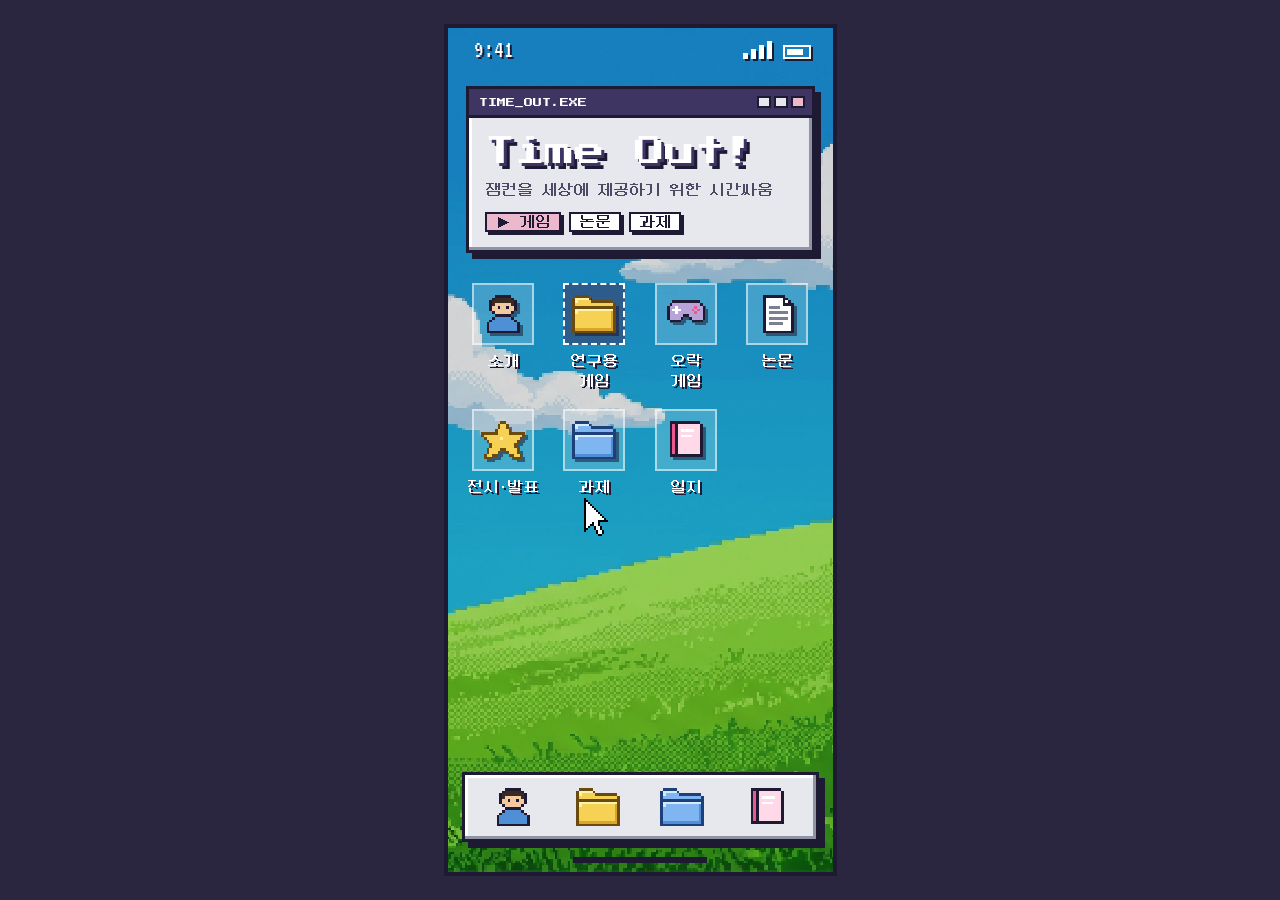
<file: assignments/week8/pixel/phone-ui.html>
<!doctype html>
<html lang="ko">
<head>
<meta charset="utf-8">
<meta name="viewport" content="width=device-width, initial-scale=1">
<title>Phone UI — Time Out!</title>
<link href="https://fonts.googleapis.com/css2?family=Press+Start+2P&family=VT323&display=swap" rel="stylesheet">
<style>
  @font-face{font-family:"NeoDunggeunmo";src:url("../../../assets/fonts/neodgm.woff2") format("woff2")}
  :root{--ink:#1E1A33;--plum:#3F3563;--silver:#E6E8EE;--silver-3:#8E94A3;--pink:#EBB9CB;--muted:#4E4A66}
  *{box-sizing:border-box}
  html,body{margin:0;background:#2a2640}
  body{display:grid;place-items:center;min-height:100vh;font-family:"NeoDunggeunmo",monospace;font-size:16px;color:var(--ink);-webkit-font-smoothing:none}
  .phone{
    width:393px;height:852px;position:relative;overflow:hidden;
    background:#2F86C9 url("../../../assets/pixel/wallpaper.png") center bottom / cover no-repeat;
    image-rendering:pixelated;border:4px solid var(--ink);
  }
  .status{
    height:44px;display:flex;align-items:center;justify-content:space-between;padding:0 22px 0 26px;
    font-family:"VT323",monospace;font-size:24px;color:#fff;text-shadow:2px 2px 0 var(--ink);
  }
  .status .bars{display:flex;gap:3px;align-items:flex-end}
  .status .bars i{display:block;width:5px;background:#fff;box-shadow:2px 2px 0 var(--ink)}
  .status .bat{width:28px;height:14px;border:2px solid #fff;box-shadow:2px 2px 0 var(--ink);margin-left:8px;position:relative}
  .status .bat::after{content:"";position:absolute;inset:2px 6px 2px 2px;background:#fff}
  .win{background:var(--silver);border:3px solid var(--ink);box-shadow:inset -3px -3px 0 var(--silver-3),inset 3px 3px 0 #fff,6px 6px 0 var(--ink)}
  .bar{display:flex;justify-content:space-between;align-items:center;background:var(--plum);color:#fff;border-bottom:3px solid var(--ink);
    font-family:"Press Start 2P",monospace;font-size:9px;padding:7px 7px 7px 10px}
  .bar span:last-child{display:flex;gap:3px}
  .bar i{width:14px;height:12px;background:var(--silver);border:2px solid var(--ink)}
  .bar i:last-child{background:var(--pink)}
  .widget{margin:14px 18px 0}
  .widget .body{padding:16px 16px 18px}
  .widget h1{margin:0 0 10px;font-family:"Press Start 2P",monospace;font-weight:400;font-size:30px;line-height:1.25;color:#fff;
    text-shadow:3px 3px 0 var(--plum),6px 6px 0 var(--ink)}
  .widget p{margin:0;color:var(--muted)}
  .widget .row{display:flex;gap:8px;margin-top:14px}
  .chip{border:2px solid var(--ink);background:#fff;padding:0 8px;box-shadow:3px 3px 0 var(--ink)}
  .chip.pink{background:var(--pink)}
  .apps{display:grid;grid-template-columns:repeat(4,1fr);gap:18px 4px;padding:30px 12px 0}
  .app{display:flex;flex-direction:column;align-items:center;gap:6px;color:#fff;text-align:center;line-height:1.25}
  .app .ic{width:62px;height:62px;display:grid;place-items:center;background:rgba(255,255,255,.18);border:2px solid rgba(255,255,255,.55)}
  .app img{width:44px;height:44px;filter:drop-shadow(3px 3px 0 rgba(30,26,51,.55))}
  .app span{text-shadow:2px 2px 0 var(--ink)}
  .app.sel .ic{border:2px dashed #fff;background:rgba(63,53,99,.55)}
  .cursor{position:absolute;width:24px;height:38px;background:url("../../../assets/pixel/cursor.svg") no-repeat;left:136px;top:470px}
  .dock{position:absolute;left:14px;right:14px;bottom:30px;display:flex;justify-content:space-around;padding:10px 6px}
  .dock img{width:44px;height:44px}
  .home{position:absolute;bottom:9px;left:50%;transform:translateX(-50%);width:134px;height:6px;background:var(--ink)}
</style>
</head>
<body>
  <div class="phone">
    <div class="status">
      <span>9:41</span>
      <span class="bars"><i style="height:6px"></i><i style="height:10px"></i><i style="height:14px"></i><i style="height:18px"></i><span class="bat"></span></span>
    </div>

    <div class="win widget">
      <div class="bar"><span>TIME_OUT.EXE</span><span><i></i><i></i><i></i></span></div>
      <div class="body">
        <h1>Time Out!</h1>
        <p>잼컨을 세상에 제공하기 위한 시간싸움</p>
        <div class="row"><span class="chip pink">▶ 게임</span><span class="chip">논문</span><span class="chip">과제</span></div>
      </div>
    </div>

    <div class="apps">
      <div class="app"><div class="ic"><img src="../../../assets/pixel/person.svg" alt=""></div><span>소개</span></div>
      <div class="app sel"><div class="ic"><img src="../../../assets/pixel/folder.svg" alt=""></div><span>연구용<br>게임</span></div>
      <div class="app"><div class="ic"><img src="../../../assets/pixel/gamepad.svg" alt=""></div><span>오락<br>게임</span></div>
      <div class="app"><div class="ic"><img src="../../../assets/pixel/paper.svg" alt=""></div><span>논문</span></div>
      <div class="app"><div class="ic"><img src="../../../assets/pixel/star.svg" alt=""></div><span>전시·발표</span></div>
      <div class="app"><div class="ic"><img src="../../../assets/pixel/folder-blue.svg" alt=""></div><span>과제</span></div>
      <div class="app"><div class="ic"><img src="../../../assets/pixel/notebook.svg" alt=""></div><span>일지</span></div>
    </div>
    <div class="cursor" aria-hidden="true"></div>

    <div class="win dock">
      <img src="../../../assets/pixel/person.svg" alt="소개">
      <img src="../../../assets/pixel/folder.svg" alt="연구용 게임">
      <img src="../../../assets/pixel/folder-blue.svg" alt="과제">
      <img src="../../../assets/pixel/notebook.svg" alt="일지">
    </div>
    <div class="home"></div>
  </div>
</body>
</html>
</file>
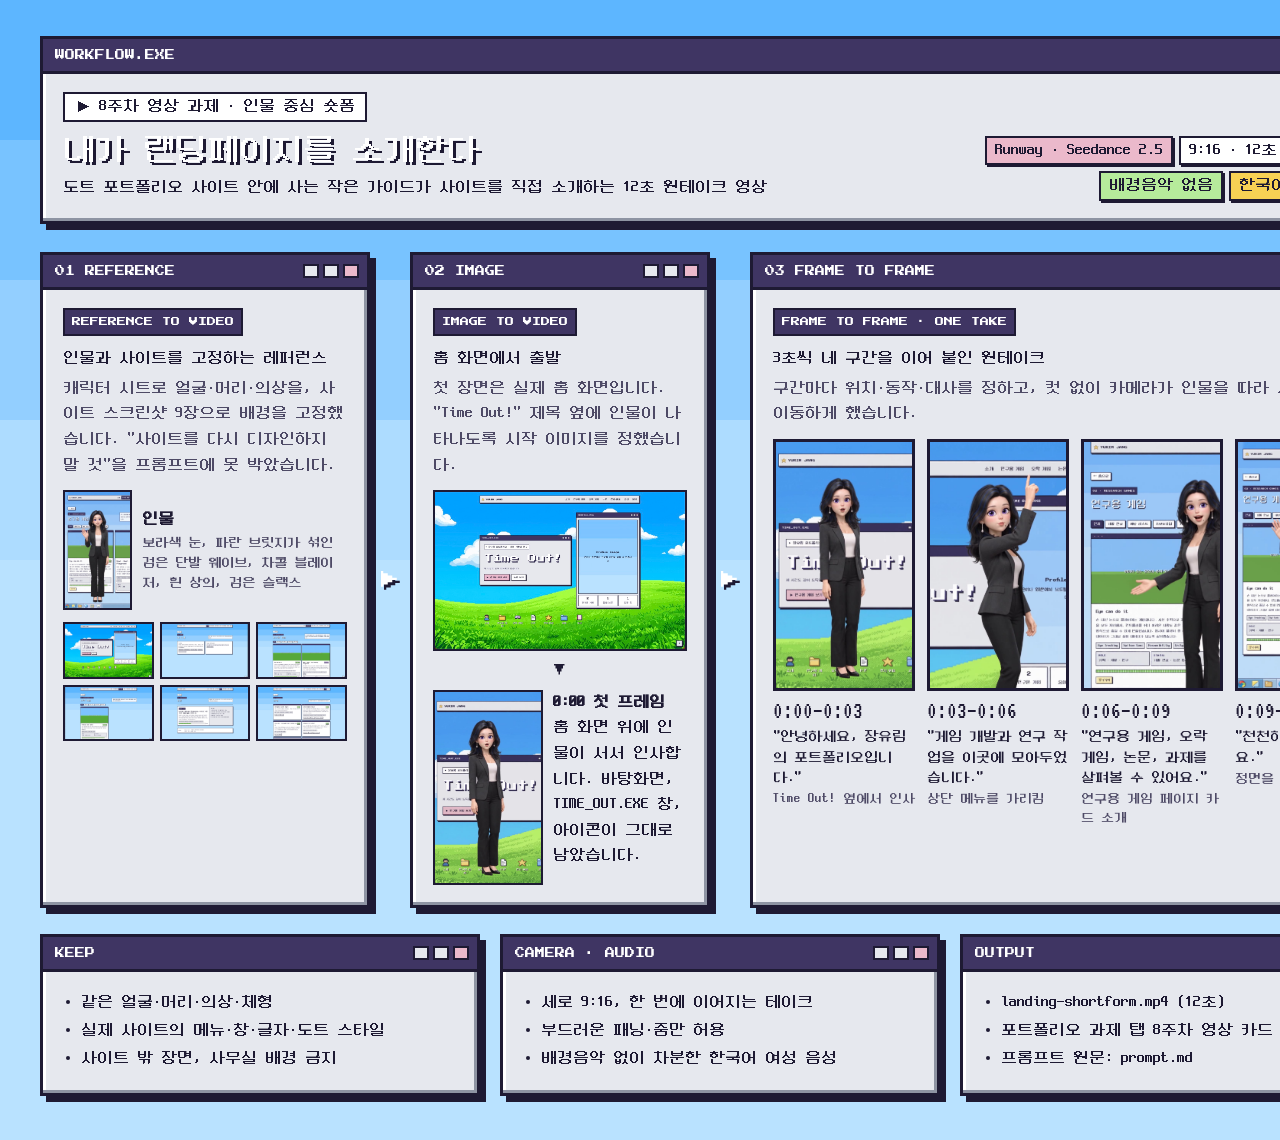
<file: assignments/week8/video/workflow.html>
<!doctype html>
<html lang="ko">
<head>
<meta charset="utf-8">
<meta name="viewport" content="width=device-width, initial-scale=1">
<title>Workflow — 내가 랜딩페이지를 소개한다</title>
<link href="https://fonts.googleapis.com/css2?family=Press+Start+2P&family=VT323&display=swap" rel="stylesheet">
<style>
  @font-face{font-family:"NeoDunggeunmo";src:url("../../../assets/fonts/neodgm.woff2") format("woff2")}
  :root{--ink:#1E1A33;--plum:#3F3563;--silver:#E6E8EE;--silver-3:#8E94A3;--pink:#EBB9CB;--muted:#4E4A66;--mint:#B6EB9B;--gold:#F7D154;--lilac:#B8A4D8}
  *{box-sizing:border-box}
  html,body{margin:0}
  body{font-family:"NeoDunggeunmo",monospace;font-size:16px;line-height:1.6;color:var(--ink);-webkit-font-smoothing:none;
    background:linear-gradient(#5DB6FF 0 140px,#78C3FF 140px 280px,#93CFFF 280px 420px,#ADDCFF 420px 560px,#B9E2FF 560px)}
  .page{width:1440px;margin:0 auto;padding:36px 40px 44px}
  .win{background:var(--silver);border:3px solid var(--ink);box-shadow:inset -3px -3px 0 var(--silver-3),inset 3px 3px 0 #fff,6px 6px 0 var(--ink)}
  .bar{display:flex;justify-content:space-between;align-items:center;background:var(--plum);color:#fff;border-bottom:3px solid var(--ink);
    font-family:"Press Start 2P",monospace;font-size:10px;padding:8px 8px 8px 12px}
  .bar span:last-child{display:flex;gap:4px}
  .bar i{width:16px;height:14px;background:var(--silver);border:2px solid var(--ink)}
  .bar i:last-child{background:var(--pink)}
  .body{padding:18px 20px 20px}
  header.win .body{display:flex;justify-content:space-between;align-items:flex-end;gap:24px}
  h1{margin:8px 0 4px;font-family:"NeoDunggeunmo",monospace;font-weight:400;font-size:32px;line-height:1.3;color:#fff;
    text-shadow:3px 3px 0 var(--ink)}
  .eyebrow{display:inline-block;border:2px solid var(--ink);background:#fff;padding:0 10px}
  .spec{display:flex;flex-wrap:wrap;gap:6px;justify-content:flex-end;max-width:520px}
  .tag{border:2px solid var(--ink);background:#fff;padding:0 8px;box-shadow:2px 2px 0 var(--ink)}
  .tag.pink{background:var(--pink)} .tag.mint{background:var(--mint)} .tag.gold{background:var(--gold)}
  .flow{display:grid;grid-template-columns:330px 40px 300px 40px 1fr;gap:0;align-items:stretch;margin-top:28px}
  .arrow{display:grid;place-items:center;font-family:"Press Start 2P",monospace;font-size:18px;color:#fff;text-shadow:3px 3px 0 var(--ink)}
  .step{display:inline-block;background:var(--plum);color:#fff;border:2px solid var(--ink);font-family:"Press Start 2P",monospace;font-size:9px;padding:5px 7px;margin-bottom:10px}
  h2{margin:0 0 4px;font-size:16px;font-weight:400}
  p.d{margin:0 0 12px;color:var(--muted)}
  .refs{display:grid;grid-template-columns:repeat(3,1fr);gap:6px}
  .refs img{width:100%;aspect-ratio:16/10;object-fit:cover;object-position:top;border:2px solid var(--ink);display:block}
  .who{display:flex;gap:10px;align-items:center;margin-bottom:12px}
  .who img{width:86px;height:120px;object-fit:cover;object-position:50% 12%;border:2px solid var(--ink)}
  .who small{display:block;color:var(--muted);line-height:1.5}
  .start img{width:100%;border:2px solid var(--ink);display:block}
  .start .to{margin:10px 0;text-align:center;font-family:"Press Start 2P",monospace;font-size:12px}
  .start .first{display:flex;gap:10px;align-items:flex-start}
  .start .first img{width:110px;aspect-ratio:9/16;object-fit:cover}
  .frames{display:grid;grid-template-columns:repeat(4,1fr);gap:12px}
  .fr img{width:100%;aspect-ratio:9/16;object-fit:cover;border:3px solid var(--ink);display:block}
  .fr .t{margin-top:8px;font-family:"VT323",monospace;font-size:24px;line-height:1}
  .fr .q{margin-top:4px;font-size:14px;line-height:1.45}
  .fr .k{color:var(--muted);font-size:13px;line-height:1.45;margin-top:2px}
  .out{margin-top:26px;display:grid;grid-template-columns:1fr 1fr 1fr;gap:20px}
  .out ul{margin:0;padding-left:18px}
  .out li{margin-bottom:2px}
</style>
</head>
<body>
<div class="page">
  <header class="win">
    <div class="bar"><span>WORKFLOW.EXE</span><span><i></i><i></i><i></i></span></div>
    <div class="body">
      <div>
        <span class="eyebrow">▶ 8주차 영상 과제 · 인물 중심 숏폼</span>
        <h1>내가 랜딩페이지를 소개한다</h1>
        <div>도트 포트폴리오 사이트 안에 사는 작은 가이드가 사이트를 직접 소개하는 12초 원테이크 영상</div>
      </div>
      <div class="spec"><span class="tag pink">Runway · Seedance 2.5</span><span class="tag">9:16 · 12초</span><span class="tag">720×1280</span><span class="tag mint">배경음악 없음</span><span class="tag gold">한국어 여성 음성</span></div>
    </div>
  </header>

  <div class="flow">
    <section class="win">
      <div class="bar"><span>01 REFERENCE</span><span><i></i><i></i><i></i></span></div>
      <div class="body">
        <span class="step">REFERENCE TO VIDEO</span>
        <h2>인물과 사이트를 고정하는 레퍼런스</h2>
        <p class="d">캐릭터 시트로 얼굴·머리·의상을, 사이트 스크린샷 9장으로 배경을 고정했습니다. "사이트를 다시 디자인하지 말 것"을 프롬프트에 못 박았습니다.</p>
        <div class="who"><img src="frames/frame-11.0.jpg" alt="인물"><div><b>인물</b><small>보라색 눈, 파란 브릿지가 섞인 검은 단발 웨이브, 차콜 블레이저, 흰 상의, 검은 슬랙스</small></div></div>
        <div class="refs">
          <img src="refs/site-01.jpg" alt="홈"><img src="refs/site-02.jpg" alt="소개"><img src="refs/site-03.jpg" alt="연구용 게임">
          <img src="refs/site-05.jpg" alt="오락 게임"><img src="refs/site-07.jpg" alt="논문"><img src="refs/site-08.jpg" alt="과제">
        </div>
      </div>
    </section>
    <div class="arrow">▶</div>
    <section class="win start">
      <div class="bar"><span>02 IMAGE</span><span><i></i><i></i><i></i></span></div>
      <div class="body">
        <span class="step">IMAGE TO VIDEO</span>
        <h2>홈 화면에서 출발</h2>
        <p class="d">첫 장면은 실제 홈 화면입니다. "Time Out!" 제목 옆에 인물이 나타나도록 시작 이미지를 정했습니다.</p>
        <img src="refs/site-01.jpg" alt="홈 화면 스크린샷">
        <div class="to">▼</div>
        <div class="first"><img src="frames/frame-1.0.jpg" alt="첫 프레임"><div><b>0:00 첫 프레임</b><div class="k">홈 화면 위에 인물이 서서 인사합니다. 바탕화면, TIME_OUT.EXE 창, 아이콘이 그대로 남았습니다.</div></div></div>
      </div>
    </section>
    <div class="arrow">▶</div>
    <section class="win">
      <div class="bar"><span>03 FRAME TO FRAME</span><span><i></i><i></i><i></i></span></div>
      <div class="body">
        <span class="step">FRAME TO FRAME · ONE TAKE</span>
        <h2>3초씩 네 구간을 이어 붙인 원테이크</h2>
        <p class="d">구간마다 위치·동작·대사를 정하고, 컷 없이 카메라가 인물을 따라 사이트 안을 이동하게 했습니다.</p>
        <div class="frames">
          <div class="fr"><img src="frames/frame-1.0.jpg" alt=""><div class="t">0:00–0:03</div><div class="q">"안녕하세요, 장유림의 포트폴리오입니다."</div><div class="k">Time Out! 옆에서 인사</div></div>
          <div class="fr"><img src="frames/frame-4.5.jpg" alt=""><div class="t">0:03–0:06</div><div class="q">"게임 개발과 연구 작업을 이곳에 모아두었습니다."</div><div class="k">상단 메뉴를 가리킴</div></div>
          <div class="fr"><img src="frames/frame-7.5.jpg" alt=""><div class="t">0:06–0:09</div><div class="q">"연구용 게임, 오락 게임, 논문, 과제를 살펴볼 수 있어요."</div><div class="k">연구용 게임 페이지 카드 소개</div></div>
          <div class="fr"><img src="frames/frame-11.0.jpg" alt=""><div class="t">0:09–0:12</div><div class="q">"천천히 둘러봐 주세요."</div><div class="k">정면을 보고 손 인사</div></div>
        </div>
      </div>
    </section>
  </div>

  <div class="out">
    <section class="win"><div class="bar"><span>KEEP</span><span><i></i><i></i><i></i></span></div><div class="body"><ul>
      <li>같은 얼굴·머리·의상·체형</li><li>실제 사이트의 메뉴·창·글자·도트 스타일</li><li>사이트 밖 장면, 사무실 배경 금지</li></ul></div></section>
    <section class="win"><div class="bar"><span>CAMERA · AUDIO</span><span><i></i><i></i><i></i></span></div><div class="body"><ul>
      <li>세로 9:16, 한 번에 이어지는 테이크</li><li>부드러운 패닝·줌만 허용</li><li>배경음악 없이 차분한 한국어 여성 음성</li></ul></div></section>
    <section class="win"><div class="bar"><span>OUTPUT</span><span><i></i><i></i><i></i></span></div><div class="body"><ul>
      <li>landing-shortform.mp4 (12초)</li><li>포트폴리오 과제 탭 8주차 영상 카드</li><li>프롬프트 원문: prompt.md</li></ul></div></section>
  </div>
</div>
</body>
</html>
</file>
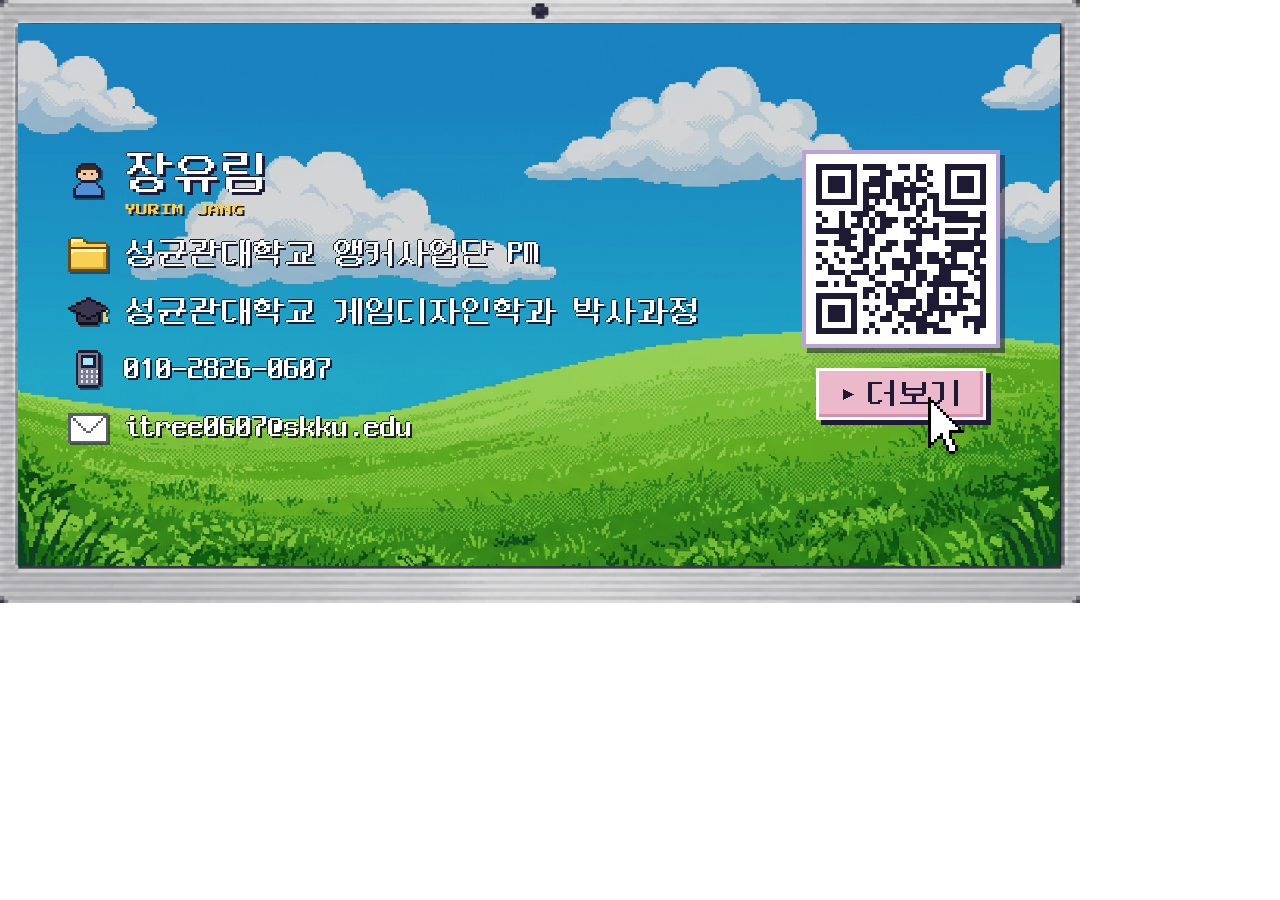
<file: assignments/week8/pixel/card/card.html>
<!doctype html>
<html lang="ko">
<head>
<meta charset="utf-8">
<link href="https://fonts.googleapis.com/css2?family=Press+Start+2P&display=swap" rel="stylesheet">
<style>
  @font-face{font-family:"NeoDunggeunmo";src:url("neodgm.woff2") format("woff2")}
  :root{--ink:#1E1A33;--pink:#EBB9CB;--lilac:#B8A4D8;--gold:#F7D154}
  *{box-sizing:border-box}
  html,body{margin:0;background:transparent}
  body{font-family:"NeoDunggeunmo",monospace;-webkit-font-smoothing:none;color:#fff}
  .card{position:relative;overflow:hidden}
  .h{width:1080px;height:603px}
  .v{width:603px;height:1080px}
  /* 화면: 배경화면 채도·밝기를 낮춰 흰 글씨가 잘 읽히게 */
  .screen{position:absolute;left:18px;top:24px;overflow:hidden;background:#1d6fb8}
  .h .screen{width:1042px;height:542px}
  .v .screen{width:567px;height:1032px}
  .screen img.wp{position:absolute;inset:0;width:100%;height:100%;object-fit:cover;image-rendering:pixelated;
    filter:saturate(.78) brightness(.84)}
  .v .screen img.wp{object-position:58% 50%}
  .bezel{position:absolute;inset:0;width:100%;height:100%}
  .info{position:absolute}
  .h .info{left:68px;top:150px}
  .v .info{left:40px;top:104px}
  .row{display:flex;align-items:flex-start;gap:16px;margin-bottom:18px}
  .row .ic{width:40px;height:40px;flex:none;filter:drop-shadow(2px 2px 0 rgba(30,26,51,.6))}
  .row .t{font-size:32px;line-height:40px;white-space:nowrap;text-shadow:2px 2px 0 var(--ink),-1px 0 0 var(--ink),0 -1px 0 var(--ink)}
  .row.name{margin-bottom:22px}
  .row.name .ic{margin-top:10px}
  .row.name .t{font-size:48px;line-height:48px;text-shadow:3px 3px 0 var(--ink),-1px 0 0 var(--ink),0 -1px 0 var(--ink)}
  .row.name small{display:block;margin-top:6px;font-family:"Press Start 2P",monospace;font-size:12px;line-height:12px;color:var(--gold);text-shadow:2px 2px 0 var(--ink)}
  .h .row{margin-bottom:18px}
  .qr{position:absolute;background:#fff;border:4px solid var(--lilac);padding:10px;box-shadow:5px 5px 0 rgba(30,26,51,.55)}
  .qr img{display:block;width:100%;height:100%}
  .h .qr{left:802px;top:150px;width:198px;height:198px}
  .v .qr{left:182px;top:560px;width:240px;height:240px}
  .btn{position:absolute;width:170px;height:52px;background:var(--pink);border:3px solid #fff;
    box-shadow:inset -3px -3px 0 #d690aa,5px 5px 0 var(--ink);color:var(--ink);
    display:flex;align-items:center;justify-content:center;gap:10px;font-size:32px;line-height:1}
  .btn b{font-size:16px;font-weight:400}
  .h .btn{left:816px;top:368px}
  .v .btn{left:217px;top:836px}
  .cursor{position:absolute;width:36px;height:57px}
  .h .cursor{left:928px;top:397px}
  .v .cursor{left:329px;top:865px}
</style>
</head>
<body>
<div class="card" id="card">
  <div class="screen"><img class="wp" src="wallpaper_full.png" alt=""></div>
  <div class="info">
    <div class="row name"><img class="ic" src="ic_person.svg" alt=""><div class="t">장유림<small>YURIM JANG</small></div></div>
    <div class="row"><img class="ic" src="ic_folder.svg" alt=""><div class="t" data-v="성균관대학교<br>앵커사업단 PM">성균관대학교 앵커사업단 PM</div></div>
    <div class="row"><img class="ic" src="ic_cap.svg" alt=""><div class="t" data-v="성균관대학교 게임디자인학과<br>박사과정">성균관대학교 게임디자인학과 박사과정</div></div>
    <div class="row"><img class="ic" src="ic_phone.svg" alt=""><div class="t">010-2826-0607</div></div>
    <div class="row"><img class="ic" src="ic_mail.svg" alt=""><div class="t">itree0607@skku.edu</div></div>
  </div>
  <div class="qr"><img src="qr.svg" alt="QR"></div>
  <div class="btn"><b>▶</b>더보기</div>
  <img class="cursor" src="cursor.svg" alt="">
  <img class="bezel" id="bezel" alt="">
</div>
<script>
  const v = location.hash === '#v';
  const card = document.getElementById('card');
  card.classList.add(v ? 'v' : 'h');
  document.getElementById('bezel').src = v ? 'bezel_v.png' : 'bezel_h.png';
  if (v) document.querySelectorAll('[data-v]').forEach(el => el.innerHTML = el.dataset.v);
</script>
</body>
</html>
</file>
